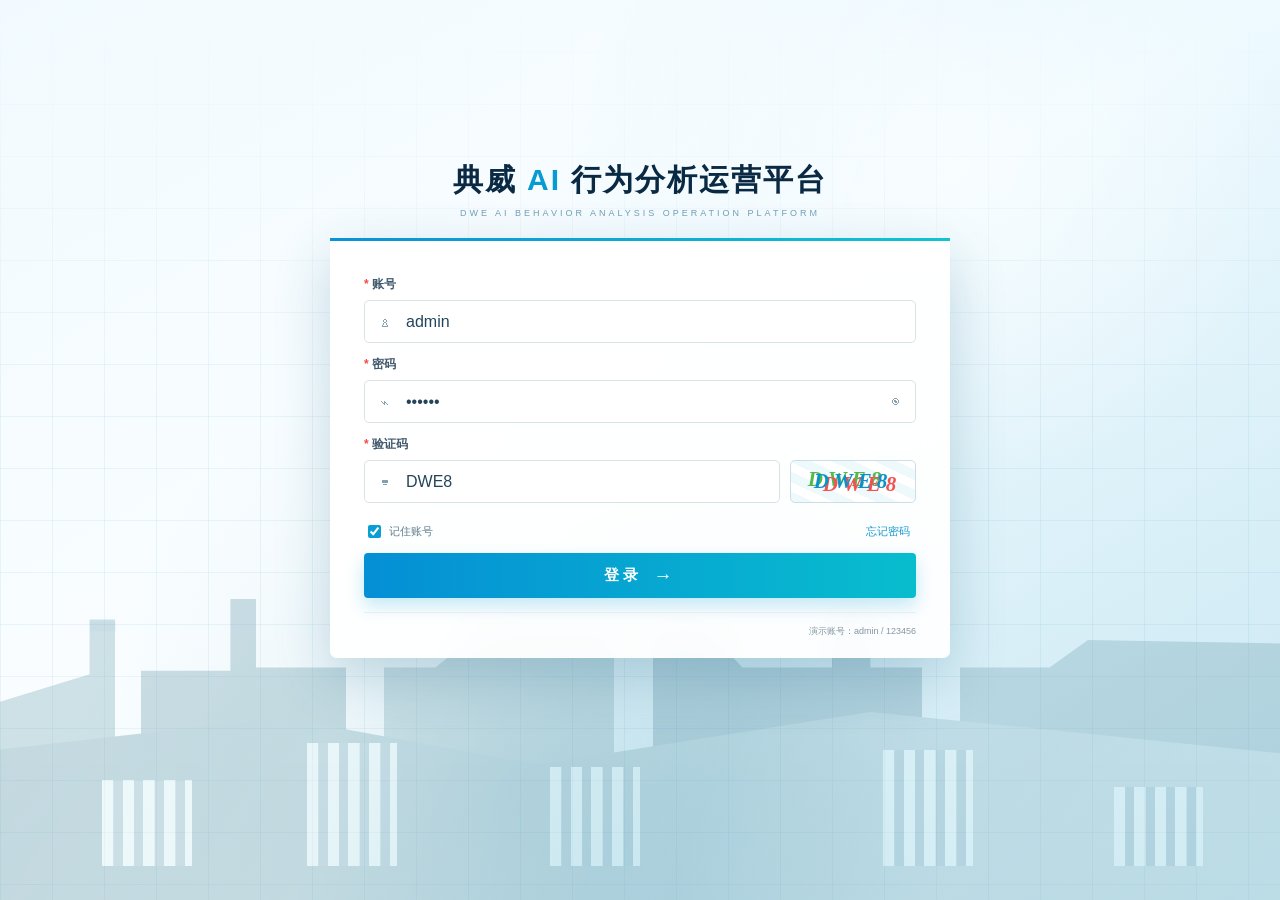
<file: DW/index.html>
<!doctype html>
<html lang="zh-CN"><head><meta charset="UTF-8"><meta http-equiv="refresh" content="0; url=登录-AI行为分析运营平台.html"><title>典威 AI 行为分析运营平台</title></head><body><a href="登录-AI行为分析运营平台.html">进入平台</a></body></html>
</file>
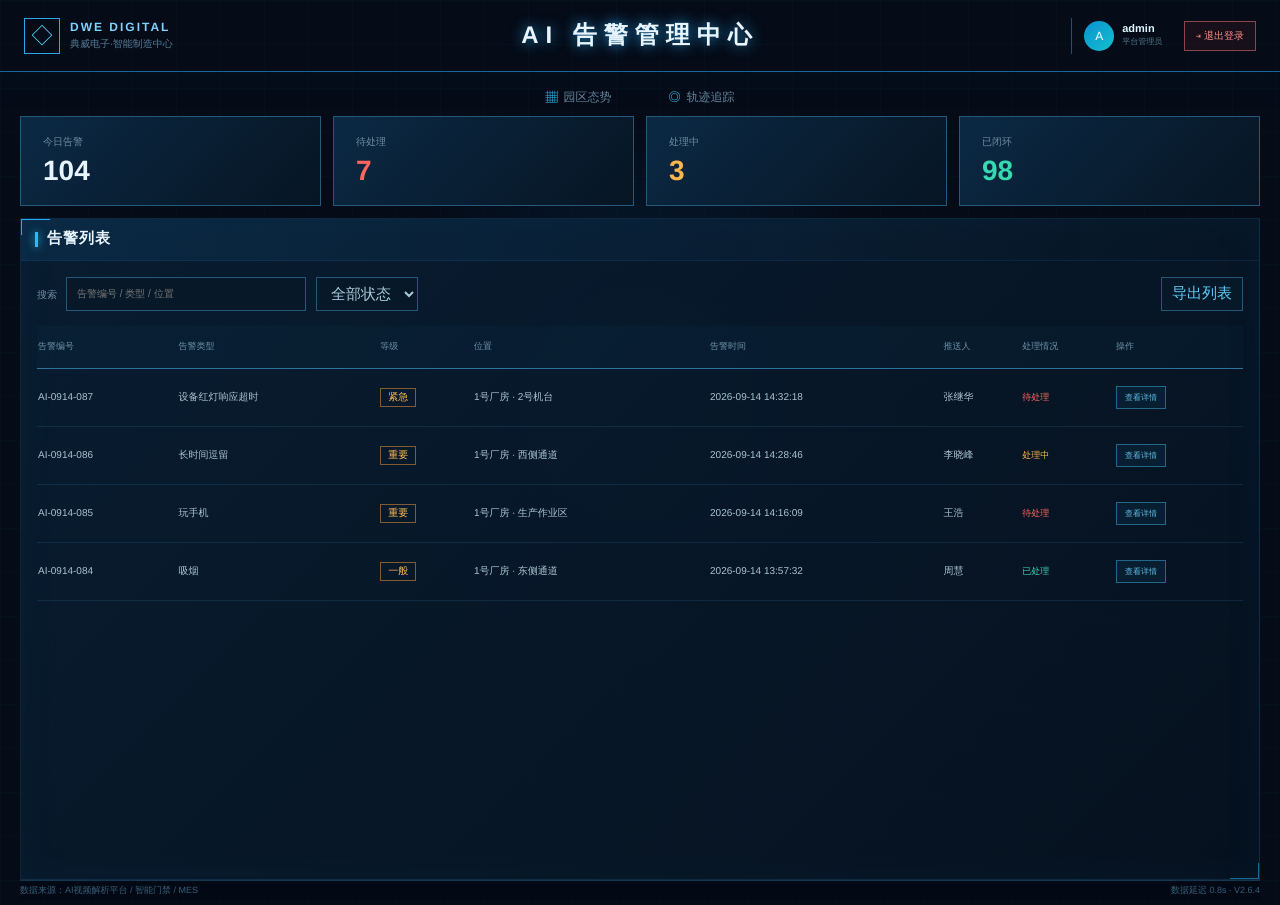
<file: DW/告警管理-告警列表.html>
<!doctype html>
<html lang="zh-CN">
<head><meta charset="UTF-8"><meta name="viewport" content="width=device-width,initial-scale=1"><title>AI告警管理中心</title><link rel="stylesheet" href="resources/css/app.css?v=20261026-33"></head>
<body data-page="alarms"><div id="app"></div><script src="data/mock-data.js"></script><script src="resources/js/app.js?v=20261026-30"></script></body>
</html>
</file>
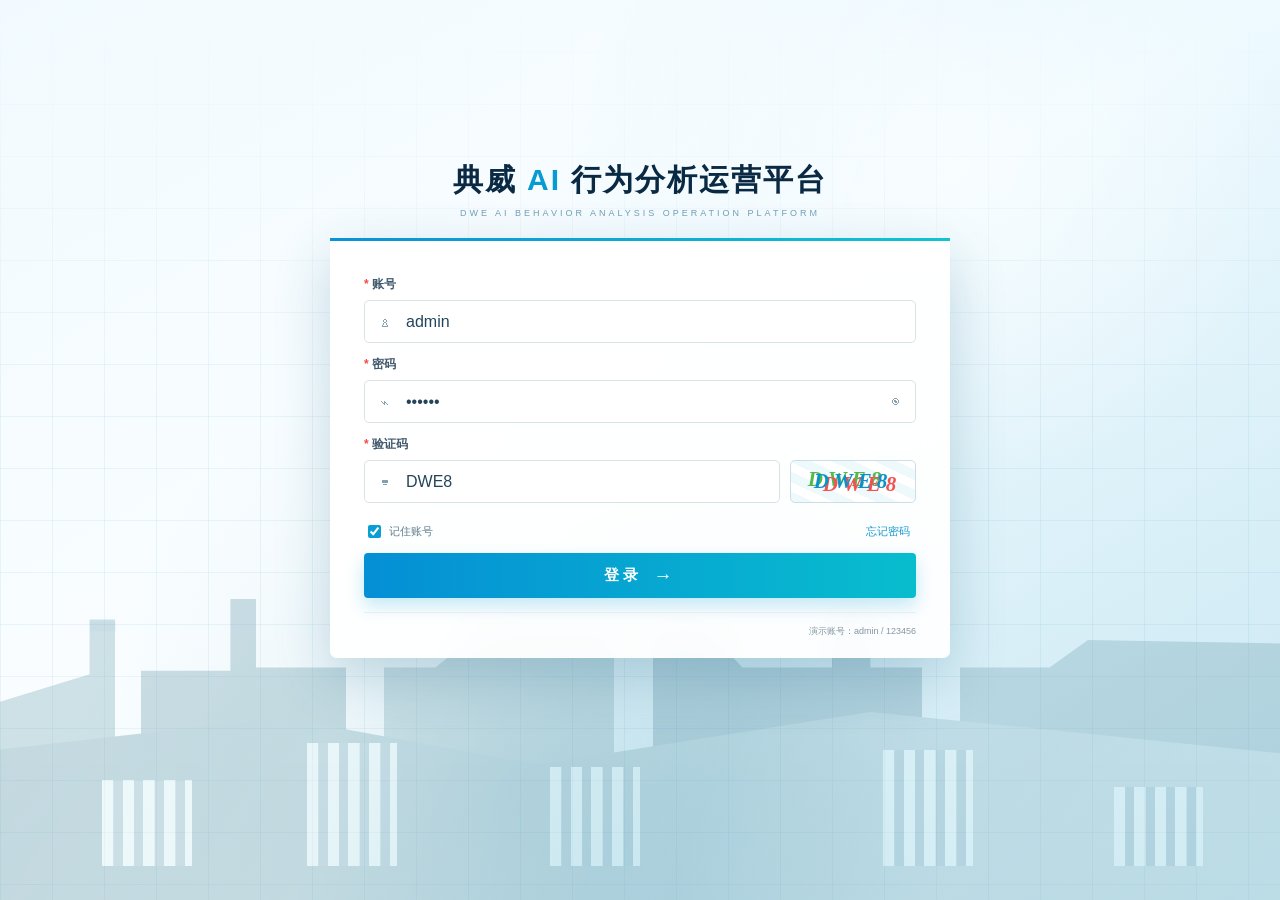
<file: DW/登录-AI行为分析运营平台.html>
<!doctype html>
<html lang="zh-CN">
<head>
  <meta charset="UTF-8">
  <meta name="viewport" content="width=device-width,initial-scale=1">
  <title>登录 - 典威 AI 行为分析运营平台</title>
  <link rel="stylesheet" href="resources/css/login.css">
</head>
<body>
  <main class="login-page">
    <div class="login-grid"></div>
    <div class="factory-silhouette" aria-hidden="true"><i></i><i></i><i></i><i></i><i></i></div>
    <section class="login-shell">
      <header>
        <h1>典威 <strong>AI</strong> 行为分析运营平台</h1>
        <small>DWE AI BEHAVIOR ANALYSIS OPERATION PLATFORM</small>
      </header>
      <form id="login-form" class="login-card">
        <label><span><em>*</em> 账号</span><div class="input-box"><i>♙</i><input id="login-user" value="admin" autocomplete="username" placeholder="请输入账号或手机号"></div></label>
        <label><span><em>*</em> 密码</span><div class="input-box"><i>⌁</i><input id="login-password" value="123456" type="password" autocomplete="current-password" placeholder="请输入6至18位密码"><button type="button" id="toggle-password" aria-label="显示密码">◉</button></div></label>
        <label><span><em>*</em> 验证码</span><div class="captcha-row"><div class="input-box"><i>⌨</i><input id="login-captcha" value="DWE8" maxlength="4" placeholder="请输入验证码"></div><button type="button" id="captcha-code" title="点击刷新验证码">DWE8</button></div></label>
        <div class="login-options"><label><input type="checkbox" checked> 记住账号</label><button type="button" id="forgot-password">忘记密码</button></div>
        <button class="login-submit" type="submit"><span>登录</span><i>→</i></button>
        <footer><em>演示账号：admin / 123456</em></footer>
      </form>
    </section>
    <div id="login-message" class="login-message" role="status"></div>
  </main>
  <script src="resources/js/login.js"></script>
</body>
</html>
</file>
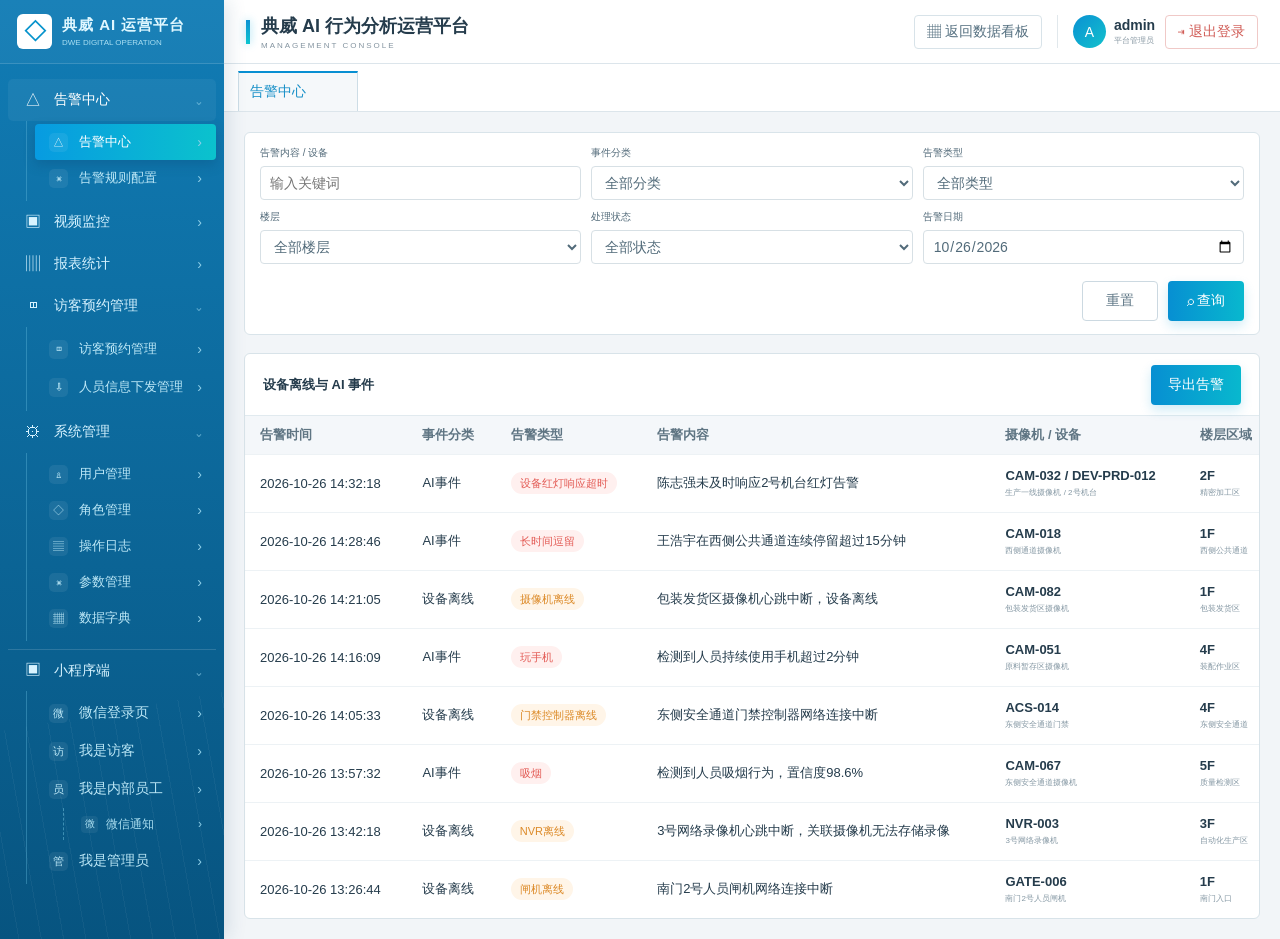
<file: DW/管理后台-运营中心.html>
<!doctype html>
<html lang="zh-CN">
<head>
  <meta charset="UTF-8">
  <meta name="viewport" content="width=device-width,initial-scale=1">
  <title>管理后台 - 典威 AI 行为分析运营平台</title>
  <link rel="stylesheet" href="resources/css/admin.css?v=20261027-11">
  <link rel="stylesheet" href="resources/css/video-monitor.css?v=20261027-06">
</head>
<body>
  <div id="admin-app"></div>
  <script src="data/mock-data.js"></script>
  <script src="resources/js/admin.js?v=20261027-20"></script>
</body>
</html>
</file>
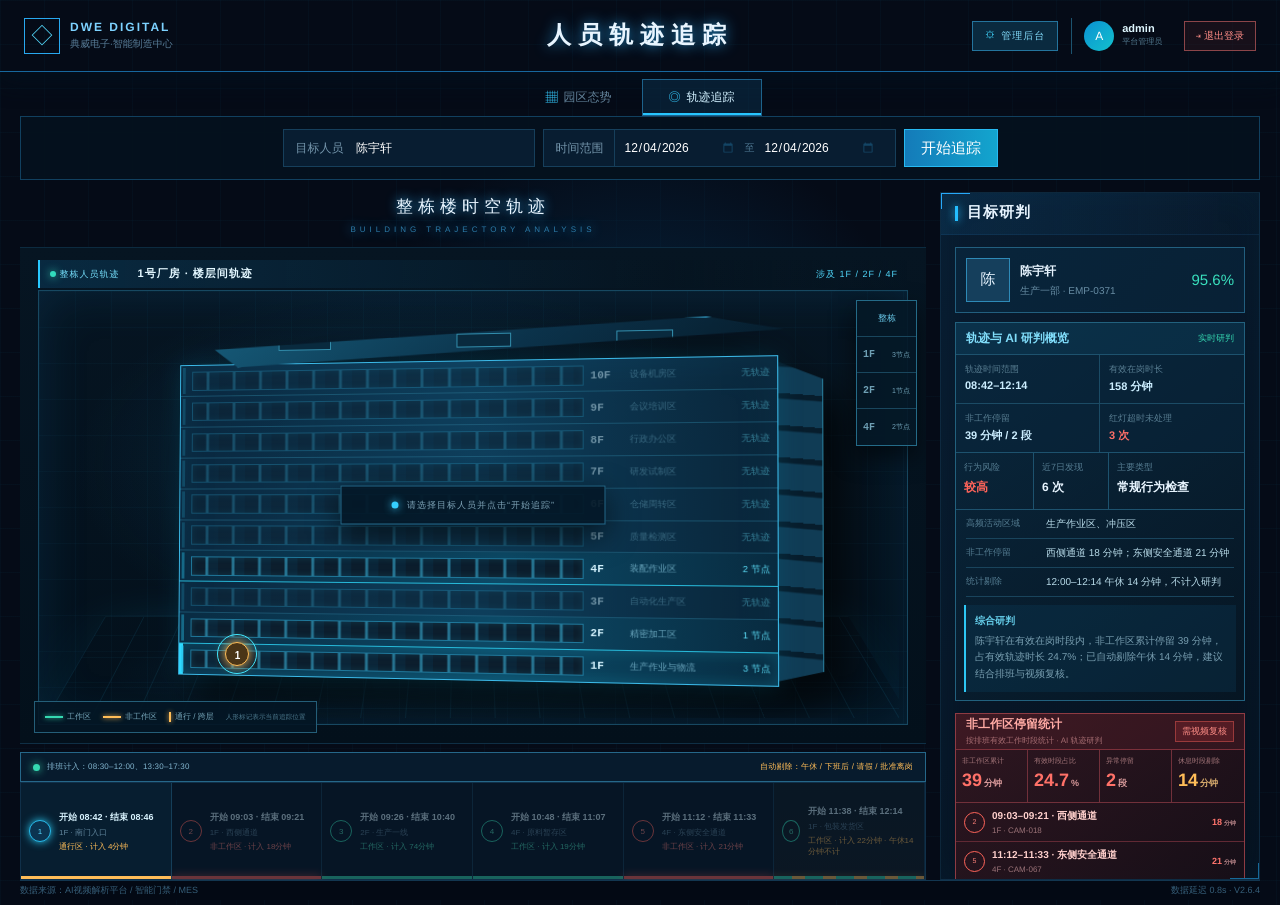
<file: DW/轨迹追踪-人员轨迹.html>
<!doctype html>
<html lang="zh-CN">
<head><meta charset="UTF-8"><meta name="viewport" content="width=device-width,initial-scale=1"><title>人员轨迹追踪</title><link rel="stylesheet" href="resources/css/app.css?v=20261026-33"></head>
<body data-page="tracking"><div id="app"></div><script src="data/mock-data.js"></script><script src="resources/js/app.js?v=20261027-01"></script></body>
</html>
</file>
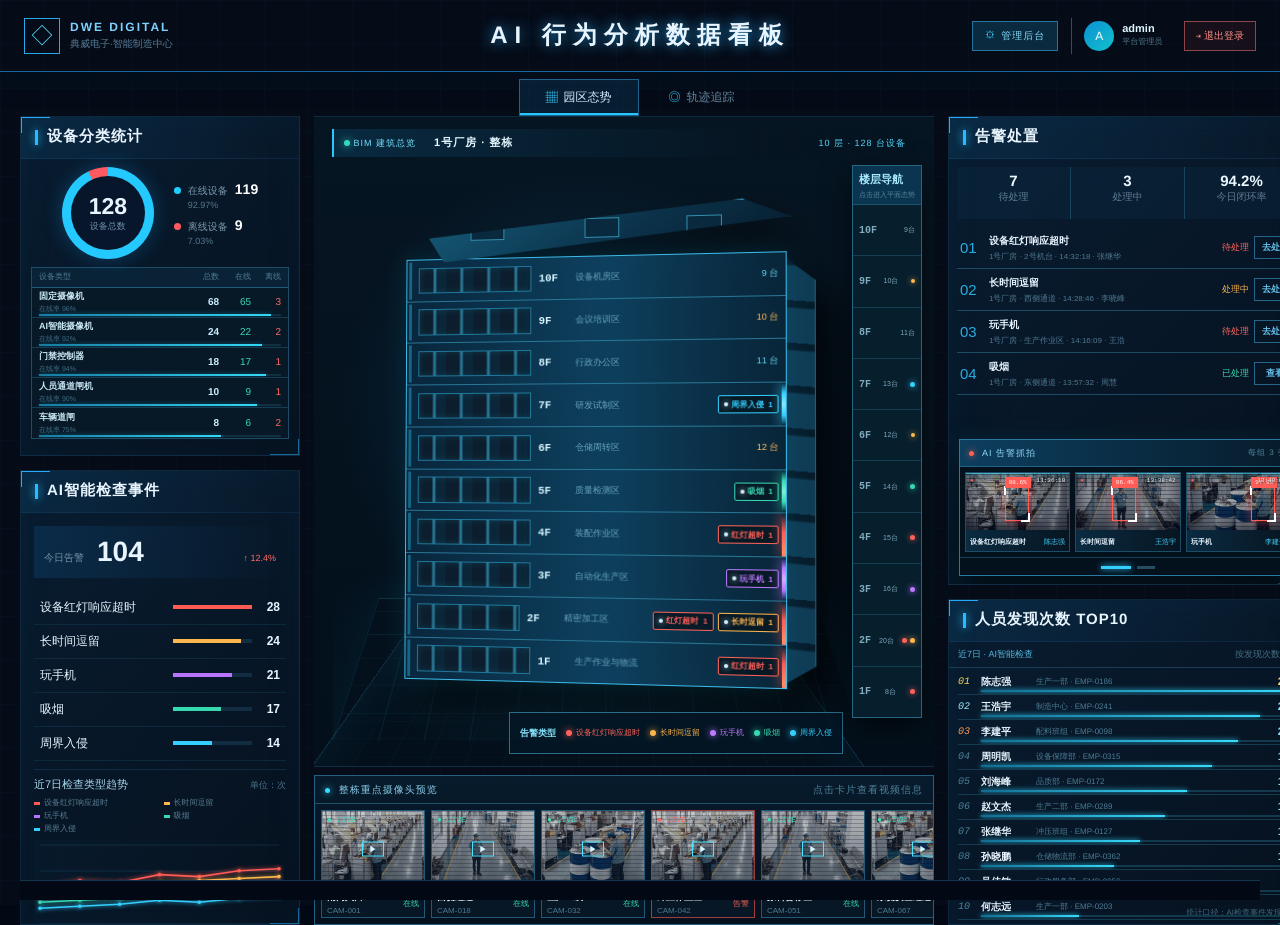
<file: DW/首页-AI行为分析数据看板.html>
<!doctype html>
<html lang="zh-CN">
<head><meta charset="UTF-8"><meta name="viewport" content="width=device-width,initial-scale=1"><title>AI行为分析数据看板</title><link rel="stylesheet" href="resources/css/app.css?v=20261026-33"></head>
<body data-page="dashboard"><div id="app"></div><script src="data/mock-data.js"></script><script src="resources/js/app.js?v=20261026-30"></script></body>
</html>
</file>
<file: DW/resources/css/app.css>
:root{--bg:#050b17;--panel:#08182b;--line:#164568;--blue:#18a8ff;--cyan:#42e8ff;--text:#e8f5ff;--muted:#7191ad;--red:#ff584d;--amber:#ffb64c;--green:#32d8ae}
*{box-sizing:border-box}html,body{margin:0;min-height:100%;background:#030914;color:var(--text);font:14px "PingFang SC","Microsoft YaHei",sans-serif}button,input,select{font:inherit}button,a{color:inherit}body{min-width:1280px;background:radial-gradient(circle at 50% 45%,#062743 0,transparent 35%),linear-gradient(#0d39581c 1px,transparent 1px),linear-gradient(90deg,#0d39581c 1px,transparent 1px),var(--bg);background-size:auto,44px 44px,44px 44px,auto}
.topbar{height:72px;padding:0 24px;display:grid;grid-template-columns:1fr 1.4fr 1fr;align-items:center;border-bottom:1px solid #17679d;box-shadow:0 8px 25px #03101d}.brand{display:flex;align-items:center;gap:10px}.brand>span{width:36px;height:36px;display:grid;place-items:center;border:1px solid #28a8ef;color:#55dcff;font-size:22px}.brand b,.brand small{display:block}.brand b{font-size:12px;letter-spacing:2px;color:#7dd2ff}.brand small{font-size:10px;color:#587c97;margin-top:3px}.topbar h1{text-align:center;margin:0;font-size:24px;font-weight:600;letter-spacing:7px;text-shadow:0 0 14px #208fce}.clock{display:flex;justify-content:flex-end;align-items:center;gap:20px;color:#6b8da5;font-size:11px}.clock i{display:inline-block;width:6px;height:6px;border-radius:50%;background:#35e4b7;box-shadow:0 0 8px #35e4b7;margin-right:5px}.clock b{font:15px monospace;color:#c1ebff}
.nav{height:44px;display:flex;justify-content:center;align-items:end;gap:3px}.nav a{text-decoration:none;padding:9px 26px;color:#63839a;font-size:12px;border:1px solid transparent}.nav a.active{color:#d2f1ff;background:#0d3a5a66;border-color:#1d628b;box-shadow:inset 0 -2px #27c5ff}.nav span{color:#35ccff;margin-right:6px}#page-content{padding:0 20px 25px;min-height:calc(100vh - 136px)}.app-footer{height:20px;position:fixed;z-index:10;bottom:0;left:20px;right:20px;display:flex;justify-content:space-between;align-items:center;background:#030914;color:#365e78;font-size:9px;border-top:1px solid #123650}
.dashboard{height:calc(100vh - 136px);min-height:690px;display:grid;grid-template-columns:280px minmax(620px,1fr) 360px;gap:14px}.dashboard>aside{display:grid;grid-template-rows:42% 1fr;gap:14px}.panel{position:relative;min-height:0;background:linear-gradient(135deg,#091d32f2,#06111ff0);border:1px solid #1c527552;box-shadow:inset 0 0 30px #0636542b;overflow:hidden}.panel:before,.panel:after{content:"";position:absolute;width:28px;height:15px;pointer-events:none}.panel:before{left:-1px;top:-1px;border-left:2px solid #27a9fa;border-top:2px solid #27a9fa}.panel:after{right:-1px;bottom:-1px;border-right:2px solid #176999;border-bottom:2px solid #176999}.panel-title{height:42px;display:flex;align-items:center;padding:0 14px;background:linear-gradient(90deg,#146fac26,transparent);border-bottom:1px solid #236ca82b;letter-spacing:1px}.panel-title i{width:3px;height:15px;background:#24bdff;box-shadow:0 0 8px #24bdff;margin-right:9px}
.device-box{height:47%;display:flex;justify-content:center;align-items:center;gap:24px}.donut{width:112px;height:112px;border-radius:50%;display:grid;place-items:center;background:conic-gradient(#24c9ff 0 92.97%,#ff5961 92.97%);position:relative;box-shadow:0 0 20px #18a8ff44}.donut:before{content:"";position:absolute;inset:10px;border-radius:50%;background:#07162a}.donut div{position:relative;text-align:center}.donut b{font-size:27px}.donut small{display:block;color:#6d91aa;font-size:9px}.device-info span{display:block;color:#7897aa;font-size:10px;margin:16px 0}.device-info i{display:inline-block;width:7px;height:7px;border-radius:50%;margin-right:7px}.online{background:#20cfff}.offline{background:#ff5961}.device-info b{display:block;color:#fff;font-size:18px;margin-left:14px}.device-info em{font-size:9px;color:#54768d;font-style:normal;margin-left:14px}.mini-stats{display:grid;grid-template-columns:repeat(3,1fr);border-top:1px solid #255c7d55;border-bottom:1px solid #255c7d55;margin:0 13px;padding:12px 0}.mini-stats span{text-align:center;font-size:9px;color:#64859b;border-right:1px solid #214f6c}.mini-stats span:last-child{border:0}.mini-stats b{display:block;color:#e3f6ff;font-size:17px}
.total{margin:13px;padding:10px;background:linear-gradient(90deg,#176daf33,transparent);display:flex;align-items:baseline}.total span{font-size:10px;color:#7693a8}.total b{font-size:28px;margin-left:13px}.total em{font-size:9px;font-style:normal;color:#ff6d63;margin-left:auto}.event-bars{padding:0 13px}.event-bars button{height:40px;width:100%;display:grid;grid-template-columns:1fr 33% 28px;align-items:center;border:0;border-bottom:1px solid #23567544;background:transparent;cursor:pointer}.event-bars span{font-size:10px;text-align:left}.event-bars i{height:4px;background:#122c41}.event-bars i b{height:100%;display:block}.event-bars strong{text-align:right}.spark-bars{height:62px;margin:12px 13px;display:flex;gap:7px;align-items:flex-end;border-bottom:1px solid #21506d;background:repeating-linear-gradient(0deg,#1f6a971c 0 1px,transparent 1px 15px)}.spark-bars i{flex:1;background:linear-gradient(#36d6ff,#1460a2)}
.weekly-trend{margin:8px 13px 0;padding-top:7px;border-top:1px solid #24567555}.weekly-trend>header{display:flex;justify-content:space-between;align-items:center;height:18px}.weekly-trend>header b{font-size:9px;font-weight:500;color:#a6d5e9}.weekly-trend>header em{font-size:7px;font-style:normal;color:#4c748a}.trend-legend{display:grid;grid-template-columns:repeat(2,1fr);gap:3px 7px;margin:3px 0 5px;color:#587d91;font-size:7px}.trend-legend span{white-space:nowrap;overflow:hidden;text-overflow:ellipsis}.trend-legend i{display:inline-block;width:6px;height:3px;margin-right:4px}.trend-chart{height:70px;display:grid;grid-template-columns:repeat(7,1fr);gap:4px;align-items:end;border-bottom:1px solid #275b79;background:repeating-linear-gradient(0deg,transparent 0 16px,#1c5c7c28 17px)}.trend-day{height:100%;display:flex;flex-direction:column;justify-content:flex-end;align-items:center}.trend-day>span{width:100%;height:52px;display:flex;align-items:flex-end;justify-content:center;gap:2px}.trend-day>span i{width:3px;min-height:2px;box-shadow:0 0 4px currentColor;transition:.2s}.trend-day>span i:hover{filter:brightness(1.5);transform:scaleX(1.5)}.trend-day small{height:14px;padding-top:3px;color:#416b82;font:6px monospace;white-space:nowrap}
.trend-canvas{display:block;width:100%;height:100px;border-bottom:1px solid #275b79;background:linear-gradient(90deg,#0a2f481f,transparent)}
.center{display:flex;flex-direction:column;min-width:0}.section-heading{text-align:center;height:55px;font-size:17px;letter-spacing:5px;padding-top:4px;text-shadow:0 0 12px #28a8ef}.section-heading small{display:block;color:#2d7ba9;font-size:8px;letter-spacing:4px;margin-top:6px}.map{position:relative;flex:1;overflow:hidden;border-top:1px solid #3494d133;border-bottom:1px solid #3494d133;background:radial-gradient(ellipse at 50% 55%,#0e5d9052,transparent 52%),repeating-linear-gradient(0deg,transparent 0 35px,#1a74ad14 36px),repeating-linear-gradient(90deg,transparent 0 35px,#1a74ad14 36px)}.map:before{content:"";position:absolute;inset:12% 8% 7%;border:1px solid #2ea5e139;transform:skewY(-4deg);box-shadow:inset 0 0 50px #1476b42e}.building{position:absolute;padding:11px 13px;border:1px solid #33aae56b;background:linear-gradient(135deg,#0e466dcc,#071f35d9);box-shadow:9px 13px #030e1cb8;transform:skewY(-7deg)}.building b,.building small{display:block;transform:skewY(7deg)}.building b{font-size:11px;color:#8ccbe9}.building small{font-size:8px;color:#456f89;margin-top:3px}.b1{left:13%;top:43%;width:24%;height:19%}.b2{left:63%;top:22%;width:20%;height:18%}.b3{left:43%;top:55%;width:25%;height:21%}.b4{left:70%;top:60%;width:20%;height:17%}.beacon{position:absolute;z-index:3;width:27px;height:27px;margin:-13px;border-radius:50%;border:1px solid currentColor;background:#071523;color:#fff;box-shadow:0 0 18px currentColor;cursor:pointer}.beacon.red{color:#ff6259}.beacon.amber{color:#ffb74c}.beacon.cyan{color:#36dfff}.map-label{position:absolute;left:39%;top:35%;padding:12px 22px;border-left:2px solid #23c5fb;background:linear-gradient(90deg,#0c68a059,transparent)}.map-label b,.map-label small{display:block}.map-label small{font-size:8px;color:#4e92ba;margin-top:4px}.kpis{height:78px;display:grid;grid-template-columns:repeat(4,1fr);border:1px solid #2979ad40}.kpis span{padding:13px 15px;border-right:1px solid #174d70;background:#071b2ce6}.kpis small{display:block;color:#63849b;font-size:9px}.kpis b{font-size:23px;margin-top:4px;display:inline-block}.kpis em{font-style:normal;color:#4d819e;font-size:9px;margin-left:4px}
.top-kpis{height:70px;flex:none;margin-bottom:8px;border-color:#267aa64f}.top-kpis span{padding:10px 15px;background:linear-gradient(180deg,#0a2941,#071725)}.camera-strip{height:112px;flex:none;margin-top:8px;border:1px solid #226184;background:linear-gradient(180deg,#071b2c,#04101c);overflow:hidden}.camera-strip>header{height:25px;display:flex;align-items:center;justify-content:space-between;padding:0 10px;border-bottom:1px solid #1e506e;color:#88cce7;font-size:8px;letter-spacing:1px}.camera-strip>header span i{display:inline-block;width:5px;height:5px;margin-right:5px;border-radius:50%;background:#35dcff;box-shadow:0 0 7px #35dcff}.camera-strip>header em{font-style:normal;color:#4e8198}.camera-grid{height:86px;display:grid;grid-template-columns:repeat(8,minmax(92px,1fr));gap:5px;padding:5px;overflow-x:auto;overflow-y:hidden}.camera-grid::-webkit-scrollbar{height:3px}.camera-grid::-webkit-scrollbar-thumb{background:#17698f}.camera-tile{height:76px;min-width:0;padding:0;border:1px solid #215777;background:#071725;text-align:left;overflow:hidden;cursor:pointer}.camera-tile:hover{border-color:#39cffb;box-shadow:0 0 10px #2dc9f64d}.camera-thumb{height:49px;position:relative;background-image:linear-gradient(#03121d24,#03121d65),url("../../images/alarms/alarm-scenes.png");background-size:300% auto;background-repeat:no-repeat;overflow:hidden}.camera-thumb:after{content:"";position:absolute;inset:0;background:repeating-linear-gradient(0deg,transparent 0 3px,#0017 4px)}.camera-thumb>span{position:absolute;z-index:2;left:4px;top:3px;color:#39e0bc;font:6px monospace}.camera-thumb>i{position:absolute;z-index:2;left:50%;top:50%;width:17px;height:12px;transform:translate(-50%,-50%);border:1px solid #4ae4ff}.camera-thumb>em{position:absolute;z-index:3;left:50%;top:50%;transform:translate(-50%,-50%);font-style:normal;font-size:6px;color:#d5f7ff}.camera-tile>footer{height:27px;display:flex;align-items:center;justify-content:space-between;padding:2px 4px;background:#071725}.camera-tile>footer span{min-width:0}.camera-tile>footer b,.camera-tile>footer small{display:block;overflow:hidden;white-space:nowrap;text-overflow:ellipsis}.camera-tile>footer b{font-size:7px}.camera-tile>footer small{font-size:6px;color:#4e788f;margin-top:2px}.camera-tile>footer>i{font-style:normal;font-size:6px;color:#35d7b0}.camera-tile.alarm{border-color:#9d3d3d}.camera-tile.alarm .camera-thumb>span,.camera-tile.alarm>footer>i{color:#ff6259}.camera-tile.offline{filter:grayscale(.7);opacity:.62}.camera-tile.offline .camera-thumb>span,.camera-tile.offline>footer>i{color:#86949c}
.alarm-list{height:calc(100% - 78px)}.alarm-row{width:100%;height:25%;min-height:72px;display:grid;grid-template-columns:47px 1fr auto 8px;gap:8px;align-items:center;text-align:left;border:0;border-bottom:1px solid #27699226;background:transparent;cursor:pointer;padding:7px 10px}.alarm-row:hover{background:#1880bd18}.alarm-icon{width:43px;height:43px;display:grid;place-items:center;border:1px solid #ff665c;color:#ff665c;background:#ff51441a}.alarm-icon.重要{border-color:#ffb64c;color:#ffb64c}.alarm-icon.一般{border-color:#37d9b1;color:#37d9b1}.alarm-row b,.alarm-row small,.alarm-row em{display:block}.alarm-row b{font-size:10px}.alarm-row small{font-size:8px;color:#7495a9;margin-top:6px}.alarm-row em{font-style:normal;font-size:8px;color:#4e6d80;margin-top:3px}.status{font-size:9px;white-space:nowrap}.status.待处理{color:#ff665d}.status.处理中{color:#ffb64c}.status.已处理{color:#37d9b1}.more{position:absolute;bottom:0;left:0;right:0;height:35px;display:grid;place-items:center;text-decoration:none;color:#5c95b4;font-size:9px;border-top:1px solid #25638938}.todo-summary{height:62px;margin:10px;display:grid;grid-template-columns:repeat(3,1fr);background:#0f406129}.todo-summary span{text-align:center;font-size:8px;color:#607f93;padding-top:8px;border-right:1px solid #17445f}.todo-summary b{display:block;font-size:17px;color:#eaf8ff}.todo{height:48px;margin:0 10px;display:grid;grid-template-columns:28px 1fr auto;align-items:center;border-bottom:1px solid #25658c36}.todo>i{font-style:normal;color:#2a87b8}.todo b,.todo small{display:block}.todo b{font-size:9px}.todo small{font-size:8px;color:#54768b;margin-top:4px}.todo button,.detail-link{border:1px solid #24658a;background:#1668971f;color:#62bee8;font-size:8px;padding:5px 8px;cursor:pointer}
.tracking-page,.alarms-page{height:calc(100vh - 136px);min-height:690px}.searchbar{height:64px;margin-bottom:12px;display:flex;justify-content:center;align-items:center;gap:8px;border:1px solid #299ad65a;background:#05111ef5}.searchbar label{height:38px;display:flex;align-items:center;padding-left:12px;color:#7394aa;font-size:10px;background:#081d31;border:1px solid #163f5b}.searchbar input{width:180px;margin-left:10px;background:transparent;border:0;outline:0;color:#fff}.searchbar .date-range-query{padding-right:10px}.searchbar .date-range-inputs{height:100%;margin-left:10px;display:flex;align-items:center;border-left:1px solid #163f5b}.searchbar .date-range-inputs input{width:130px;height:100%;margin:0;padding:0 9px;color-scheme:dark}.searchbar .date-range-inputs i{color:#4f7892;font-style:normal;font-size:10px}.searchbar input[type="date"]::-webkit-calendar-picker-indicator{cursor:pointer;filter:invert(78%) sepia(38%) saturate(877%) hue-rotate(160deg)}.searchbar button{height:38px;border:1px dashed #2c6383;background:#1243632e;color:#6aadd1;padding:0 16px;cursor:pointer}.searchbar .primary{border-style:solid;border-color:#27baf2;background:linear-gradient(90deg,#147bb9,#13a5ce);color:#fff}.tracking-grid{height:calc(100% - 76px);display:grid;grid-template-columns:1fr 320px;gap:14px}.track-main{display:flex;flex-direction:column}.tracking-map{min-height:480px}.track-point{position:absolute;z-index:5;width:24px;height:24px;margin:-12px;border:1px solid #43ddff;border-radius:50%;background:#07263d;box-shadow:0 0 12px #1db8e6;cursor:pointer}.track-point>b{font-size:9px}.track-point span{display:none;position:absolute;left:16px;top:-8px;white-space:nowrap;text-align:left;padding:5px 8px;background:#051828f2;border-left:2px solid #38d7fb;color:#8fcbe5;font-size:8px}.track-point:hover span{display:block}.route{position:absolute;z-index:4;height:3px;background:#38dfff;box-shadow:0 0 8px #26c9ef;transform-origin:left}.route-a{left:10%;top:78%;width:25%;transform:rotate(-24deg)}.route-b{left:27%;top:60%;width:18%;transform:rotate(9deg)}.route-c{left:44%;top:66%;width:22%;transform:rotate(-38deg)}.route-d{left:57%;top:40%;width:21%;transform:rotate(17deg)}.route-e{left:76%;top:50%;width:19%;transform:rotate(-47deg)}.timeline{height:92px;display:flex;border:1px solid #2e7fb240;background:#061525}.timeline-item{flex:1;min-width:0;border:0;border-right:1px solid #153e59;background:transparent;display:flex;align-items:center;gap:8px;padding:9px;cursor:pointer}.timeline-item>i{font-style:normal;width:22px;height:22px;border:1px solid #28b9ea;border-radius:50%;display:grid;place-items:center;color:#58d8ff;font-size:8px}.timeline-item span{text-align:left}.timeline-item b,.timeline-item small,.timeline-item em{display:block}.timeline-item b{font-size:10px}.timeline-item small,.timeline-item em{font-size:8px;color:#5f839a;margin-top:3px;font-style:normal}.person-panel{height:100%}.person-card{margin:18px;padding:14px;display:flex;align-items:center;gap:10px;background:#0e476a34;border:1px solid #225f7f}.avatar{width:44px;height:44px;display:grid;place-items:center;background:#153f5c;border:1px solid #2e8ab7}.person-card span{flex:1}.person-card b,.person-card small{display:block}.person-card small{font-size:8px;color:#678ca3;margin-top:4px}.person-card em{font-style:normal;color:#39dfbd}.person-panel dl{margin:0 18px}.person-panel dl div{padding:12px 0;border-bottom:1px solid #265f8140}.person-panel dt{font-size:9px;color:#65869b}.person-panel dd{margin:5px 0 0;font-size:11px}.analysis{margin:20px 18px;padding:14px;background:#1050742b;border-left:2px solid #2dc7f4;color:#82a3b7;font-size:10px;line-height:1.8}
.alarm-kpis{height:90px;display:grid;grid-template-columns:repeat(4,1fr);gap:12px;margin-bottom:12px}.alarm-kpis span{padding:18px 22px;border:1px solid #22597d;background:linear-gradient(135deg,#0b2944,#071523)}.alarm-kpis small,.alarm-kpis b{display:block}.alarm-kpis small{color:#6d8ca1;font-size:10px}.alarm-kpis b{font-size:28px;margin-top:6px}.red-text{color:#ff665d}.amber-text{color:#ffb64c}.green-text{color:#37d9b1}.alarm-table{height:calc(100% - 102px)}.table-tools{height:65px;display:flex;align-items:center;gap:10px;padding:0 16px}.table-tools label{color:#6d8ca1;font-size:10px}.table-tools input,.table-tools select,.table-tools button{height:34px;border:1px solid #245779;background:#071929;color:#a9cadb;padding:0 10px}.table-tools input{width:240px;margin-left:9px}.table-tools button{margin-left:auto;cursor:pointer;color:#5dccf6}.alarm-table table{width:calc(100% - 32px);margin:0 16px;border-collapse:collapse}.alarm-table th{height:42px;text-align:left;color:#6d91a8;background:#0d365326;font-size:9px;font-weight:500;border-bottom:1px solid #2c739d}.alarm-table td{height:58px;border-bottom:1px solid #22577852;font-size:10px;color:#a9c3d1}.tag{border:1px solid #805c30;color:#ffbc55;padding:3px 7px}
.modal-wrap{position:fixed;z-index:99;inset:0;display:grid;place-items:center;background:#01060dd9;backdrop-filter:blur(4px)}.modal{width:860px;background:linear-gradient(135deg,#0b2138,#06121f);border:1px solid #2779a8;box-shadow:0 0 50px #005e9859;position:relative}.modal>.close{position:absolute;right:12px;top:10px;border:0;background:transparent;color:#78a4ba;font-size:24px;cursor:pointer}.modal>header{padding:18px 24px;border-bottom:1px solid #1b4a68}.modal header>span{color:#52c9f5;font-size:9px;letter-spacing:3px}.modal h2{margin:7px 0 4px;font-size:20px}.modal header small{color:#5c7b90}.modal>main{padding:20px 24px;display:grid;grid-template-columns:1.4fr 1fr;gap:20px}.video{height:300px;position:relative;overflow:hidden;background:linear-gradient(145deg,#162a35,#050a0e);border:1px solid #27536a}.video .machine{position:absolute;left:45px;right:45px;bottom:45px;height:120px;border:1px solid #496871;background:#13272f}.video .target{position:absolute;left:55%;top:30%;width:50px;height:120px;border:1px solid #ff5c54;color:#ff5c54;font-size:8px}.video>button{position:absolute;left:50%;top:50%;transform:translate(-50%,-50%);width:50px;height:50px;border-radius:50%;border:1px solid #55ccef;background:#0a2a3dbd;color:#6fe0ff}.video>span{position:absolute;left:10px;top:10px;font-size:9px}.detail h3{font-size:11px;color:#73c8ef;border-left:2px solid #2ac9fa;padding-left:7px}.detail p{border-bottom:1px solid #22516e;padding:9px 0;font-size:10px}.detail p i{display:inline-block;width:90px;font-style:normal;color:#68879b}.detail article{padding:12px;background:#0f527834;color:#7f9fb2;line-height:1.8;font-size:10px}.modal>footer{height:58px;display:flex;justify-content:flex-end;align-items:center;padding:0 24px;border-top:1px solid #17425e}.complete{height:34px;border:1px solid #29baf2;background:linear-gradient(90deg,#147bb9,#13a5ce);padding:0 17px;color:#fff;cursor:pointer}.toast{position:fixed;z-index:120;top:85px;left:50%;transform:translateX(-50%);padding:11px 18px;background:#0b2a3d;border:1px solid #278eb5;box-shadow:0 8px 30px #0008;color:#b9ecff;font-size:11px}

/* 由洋乌建筑 DWG 提取的一层厂房结构与摄像头交互层 */
.factory-cad-map{background:radial-gradient(ellipse at 48% 48%,#0b5b8a58,transparent 60%),linear-gradient(#071425d9,#030a13f2);isolation:isolate}.factory-cad-map:before{inset:42px 20px 18px;transform:none;border-color:#2497d234;background:linear-gradient(135deg,#0b395133,transparent 60%)}.cad-toolbar{position:absolute;z-index:3;left:18px;right:18px;top:12px;height:28px;display:flex;align-items:center;gap:18px;padding:0 10px;background:linear-gradient(90deg,#0a2d45df,#06152199 72%,transparent);border-left:2px solid #28c8ff;color:#6196b3;font-size:9px;letter-spacing:1px}.cad-toolbar span i{display:inline-block;width:6px;height:6px;border-radius:50%;background:#32dbbd;box-shadow:0 0 8px #32dbbd}.cad-toolbar b{color:#d3f3ff;font-size:11px}.cad-toolbar em{margin-left:auto;font-style:normal;color:#3abfec}.factory-plan-sim{position:absolute;z-index:1;left:5%;right:5%;top:13%;bottom:9%;border:2px solid #278ec1;background:linear-gradient(#0b3a5747,#061523b5);box-shadow:inset 0 0 45px #128bc131,0 0 22px #0f6fa32b}.factory-plan-sim:before,.factory-plan-sim:after{content:"";position:absolute;pointer-events:none}.factory-plan-sim:before{inset:0;background:repeating-linear-gradient(90deg,transparent 0 calc(12.5% - 1px),#1b6b9438 calc(12.5% - 1px) 12.5%),repeating-linear-gradient(0deg,transparent 0 calc(20% - 1px),#1b6b9433 calc(20% - 1px) 20%)}.factory-plan-sim:after{left:26%;top:0;bottom:0;border-left:3px double #2e8bb5}.plan-axis{position:absolute;color:#34789b;font:8px monospace;letter-spacing:8px}.axis-x{left:3%;right:3%;top:-15px;text-align:center}.axis-y{left:-17px;top:8%;bottom:8%;display:flex;flex-direction:column;justify-content:space-between;line-height:3.4}.plan-room{position:absolute;border:1px solid #2d87b1;background:#0d3e5a48;color:#6cb7d6;box-shadow:inset 0 0 16px #0c6d9930}.plan-room>b{position:absolute;left:7px;top:6px;font-size:9px;color:#9bdcf4}.room-life{left:1.5%;top:3%;width:22%;height:34%;display:grid;grid-template-columns:1fr 1fr;padding:27px 6px 6px;gap:4px}.room-life span,.room-pack span{display:grid;place-items:center;border:1px solid #245f7e;font-size:7px;background:#071a29}.room-production{left:29%;top:7%;right:29%;bottom:16%}.room-production small{position:relative;z-index:2;display:inline-block;margin:55px 7% 0;color:#5189a4}.machine-lines{position:absolute;left:8%;right:8%;top:32%;bottom:18%;display:flex;gap:6%}.machine-lines i{flex:1;border:1px solid #2c9bc4;background:repeating-linear-gradient(0deg,#0c3047 0 8px,#287aa14d 9px 11px);transform:skewY(-4deg);box-shadow:4px 5px #020c14}.room-material{right:2%;top:4%;width:24%;height:41%;padding:32px 8px 8px;display:grid;grid-template-columns:1fr 1fr;gap:5px}.room-material i{border:1px solid #2b708f;background:repeating-linear-gradient(0deg,#0a2b40 0 8px,#2c76943d 9px 11px)}.room-pack{right:2%;bottom:4%;width:24%;height:39%;display:grid;grid-template-columns:1fr 1fr 1fr;padding:32px 7px 7px;gap:4px}.main-passage{position:absolute;left:2%;right:2%;bottom:4%;height:9%;display:grid;place-items:center;border-top:1px dashed #39a7cf;border-bottom:1px dashed #39a7cf;color:#347897;font-size:8px;letter-spacing:7px}.north-mark{position:absolute;right:27%;top:4%;color:#52c9f5;text-align:center;font:9px monospace}.camera-point{position:absolute;z-index:5;width:30px;height:30px;margin:-15px;border:1px solid #2bdcff;border-radius:50%;background:#061b2b;box-shadow:0 0 0 5px #19c9f51b,0 0 18px #20d4ff;cursor:pointer}.camera-point:before{content:"";position:absolute;left:8px;top:9px;width:10px;height:7px;border:1px solid currentColor;border-radius:2px}.camera-point:after{content:"";position:absolute;left:18px;top:11px;border-left:5px solid currentColor;border-top:3px solid transparent;border-bottom:3px solid transparent}.camera-point>i{position:absolute;inset:-7px;border:1px solid currentColor;border-radius:50%;opacity:.55;animation:cameraPulse 2s infinite}.camera-point>span{display:none;position:absolute;left:24px;top:-12px;min-width:112px;padding:7px 9px;text-align:left;white-space:nowrap;background:#061927f2;border:1px solid #25759b;border-left:2px solid currentColor;box-shadow:0 8px 22px #000a}.camera-point:hover{z-index:8;transform:scale(1.1)}.camera-point:hover>span{display:block}.camera-point span b,.camera-point span small{display:block}.camera-point span b{font-size:9px;color:#dcf7ff}.camera-point span small{font-size:8px;color:#638ba1;margin-top:3px}.camera-point.online{color:#35dcff}.camera-point.alarm{color:#ff6259;border-color:#ff6259;box-shadow:0 0 0 5px #ff55451d,0 0 22px #ff443d}.camera-point.offline{color:#738594;border-color:#617583;box-shadow:none}.camera-legend{position:absolute;z-index:4;right:20px;bottom:18px;display:flex;align-items:center;gap:12px;padding:7px 10px;background:#041521e8;border:1px solid #184766;color:#668ba0;font-size:8px}.camera-legend span i{display:inline-block;width:6px;height:6px;border-radius:50%;margin-right:4px}.camera-legend i.online{background:#35dcff}.camera-legend i.alarm{background:#ff6259}.camera-legend i.offline{background:#738594}.camera-legend small{padding-left:10px;border-left:1px solid #214a61;color:#35b8e9}@keyframes cameraPulse{0%,100%{transform:scale(.8);opacity:.7}70%{transform:scale(1.25);opacity:0}}
.camera-modal{width:940px}.camera-modal>main{grid-template-columns:1.65fr 1fr}.camera-feed{height:360px;position:relative;overflow:hidden;border:1px solid #2a617b;background:linear-gradient(#6f8587 0 43%,#3b4849 44% 46%,#202b2e 47%);filter:saturate(.72);box-shadow:inset 0 0 70px #0009}.camera-feed:before{content:"";position:absolute;inset:0;background:linear-gradient(110deg,#fff1,transparent 28%),repeating-linear-gradient(0deg,#fff0 0 3px,#0018 4px);pointer-events:none;z-index:8}.feed-grid{position:absolute;left:-10%;right:-10%;bottom:-20%;height:65%;background:repeating-linear-gradient(90deg,transparent 0 60px,#d4e0d019 61px),repeating-linear-gradient(0deg,transparent 0 45px,#d4e0d019 46px);transform:perspective(280px) rotateX(58deg)}.feed-room{position:absolute;inset:45px 28px 90px;display:flex;align-items:flex-end;gap:15px}.feed-room i{flex:1;height:75%;border:2px solid #8aa09d;background:linear-gradient(90deg,#28383b,#4d5f5f 55%,#1b272a);box-shadow:7px 7px #101819}.feed-room i:nth-child(2){height:54%}.feed-room i:nth-child(3){height:85%}.feed-room i:nth-child(4){height:66%}.scene-corridor .feed-room i,.scene-hall .feed-room i{height:100%;background:linear-gradient(90deg,#4a5857,#7b8983)}.scene-warehouse .feed-room i,.scene-loading .feed-room i{background:repeating-linear-gradient(0deg,#283638 0 22px,#71807b 23px 25px)}.scene-gate .feed-room i:first-child,.scene-loading .feed-room i:last-child{background:#172326;border-width:8px;height:100%}.feed-person{position:absolute;z-index:3;width:14px;height:43px;border:2px solid #64f2d2;border-radius:7px 7px 3px 3px;bottom:68px;left:47%;box-shadow:0 0 8px #30e6c4}.feed-person:before{content:"";position:absolute;width:10px;height:10px;left:0;top:-13px;border:2px solid #64f2d2;border-radius:50%}.feed-person.p2{left:70%;bottom:78px;transform:scale(.82)}.detect-box{position:absolute;z-index:4;left:43%;bottom:53px;padding:2px 4px;border:1px solid #4ef0ce;color:#4ef0ce;font:8px monospace}.feed-status{position:absolute;z-index:9;left:12px;right:12px;top:10px;display:flex;justify-content:space-between;font:9px monospace;color:#e8f7ee}.feed-status b{color:#ff6259}.feed-status em{font-style:normal}.camera-feed.alarm .detect-box,.camera-feed.alarm .feed-person,.camera-feed.alarm .feed-person:before{border-color:#ff5d54;color:#ff5d54;box-shadow:0 0 8px #ff5d54}.camera-feed.offline{filter:grayscale(1) brightness(.35)}.signal-lost{position:absolute;z-index:10;inset:0;display:grid;place-content:center;text-align:center;color:#b9c4c8;font:22px monospace;letter-spacing:4px;background:#071016b8}.signal-lost small{display:block;margin-top:9px;font:9px sans-serif;letter-spacing:1px;color:#6f7f85}.camera-state{font-weight:500}.camera-state.online{color:#32d8ae}.camera-state.alarm{color:#ff6259}.camera-state.offline{color:#82909a}.camera-modal footer{justify-content:space-between;color:#547c93;font-size:9px}

/* 首页告警抓拍轮播 */
.alarm-carousel{position:absolute;z-index:12;left:18px;bottom:18px;width:min(315px,42%);height:218px;background:#04111df2;border:1px solid #2879a2;box-shadow:0 12px 35px #000c,0 0 20px #1376a143;overflow:hidden}.alarm-carousel>header{height:30px;display:flex;align-items:center;justify-content:space-between;padding:0 9px;background:linear-gradient(90deg,#0d3f5f,#071b2a);border-bottom:1px solid #236184;color:#91d8f4;font-size:9px;letter-spacing:1px}.alarm-carousel>header span i{display:inline-block;width:5px;height:5px;margin-right:5px;border-radius:50%;background:#ff5d55;box-shadow:0 0 7px #ff5d55}.alarm-carousel>header em{font-style:normal;color:#4e8198;font-size:8px}.alarm-slides{position:relative;height:168px}.alarm-slide{position:absolute;inset:0;opacity:0;transform:translateX(16px);transition:opacity .55s ease,transform .55s ease;pointer-events:none}.alarm-slide.active{opacity:1;transform:none;pointer-events:auto}.alarm-shot{height:125px;position:relative;background-image:linear-gradient(#03121d1c,#03121d57),url("../../images/alarms/alarm-scenes.png");background-size:300% 100%;background-repeat:no-repeat;overflow:hidden}.alarm-shot:after{content:"";position:absolute;inset:0;background:repeating-linear-gradient(0deg,transparent 0 3px,#001a 4px);box-shadow:inset 0 0 25px #001c;pointer-events:none}.shot-scan{position:absolute;z-index:2;left:0;right:0;height:1px;background:#40e4ff99;box-shadow:0 0 7px #40e4ff;animation:shotScan 3s linear infinite}.recognition-box{position:absolute;z-index:4;top:27%;width:38px;height:73px;transform:translateX(-50%);border:1px solid #ff5d55;box-shadow:0 0 8px #ff413c80}.recognition-box:before,.recognition-box:after{content:"";position:absolute;width:7px;height:7px;border-color:#fff}.recognition-box:before{left:-2px;top:-2px;border-left:2px solid #fff;border-top:2px solid #fff}.recognition-box:after{right:-2px;bottom:-2px;border-right:2px solid #fff;border-bottom:2px solid #fff}.recognition-box span{position:absolute;left:-1px;top:-14px;padding:2px 4px;white-space:nowrap;background:#ff5d55;color:#fff;font:7px monospace}.shot-rec{position:absolute;z-index:4;left:7px;right:7px;top:6px;display:flex;justify-content:space-between;color:#e7f7fb;font:7px monospace;text-shadow:0 1px 3px #000}.shot-rec b{color:#ff5d55}.shot-info{height:43px;display:flex;justify-content:space-between;align-items:center;padding:0 9px;background:linear-gradient(90deg,#0b2b42,#071724)}.shot-info span b,.shot-info span small,.shot-info em small{display:block}.shot-info span b{font-size:10px;color:#fff}.shot-info span small{font-size:7px;color:#6290a5;margin-top:3px}.shot-info em{font-style:normal;text-align:right;color:#53d8ff;font-size:9px}.shot-info em small{font-size:7px;color:#617f90;margin-top:2px}.alarm-carousel>footer{height:20px;display:flex;justify-content:center;align-items:center;gap:6px;border-top:1px solid #173f58}.alarm-carousel>footer button{width:15px;height:3px;padding:0;border:0;background:#274d62;cursor:pointer;transition:.25s}.alarm-carousel>footer button.active{width:26px;background:#32cfff;box-shadow:0 0 6px #32cfff}@keyframes shotScan{0%{top:4%;opacity:0}10%,90%{opacity:1}100%{top:96%;opacity:0}}
/* 右侧待办区：每屏三张告警抓拍、整组三张轮播 */
.todo-carousel.alarm-carousel{left:10px;right:10px;bottom:10px;width:auto;height:158px}.todo-carousel>header{height:27px}.alarm-groups{position:relative;height:110px;padding:6px}.alarm-group{position:absolute;inset:6px;display:grid;grid-template-columns:repeat(3,1fr);gap:5px;opacity:0;transform:translateX(12px);transition:opacity .5s ease,transform .5s ease;pointer-events:none}.alarm-group.active{opacity:1;transform:none;pointer-events:auto}.alarm-card{min-width:0;background:#071827;border:1px solid #1d4c68;overflow:hidden}.todo-carousel .alarm-shot{height:76px;background-size:300% 100%}.todo-carousel .recognition-box{top:24%;width:24px;height:44px}.todo-carousel .recognition-box span{top:-11px;font-size:6px}.todo-carousel .shot-rec{left:4px;right:4px;top:4px;font-size:6px}.alarm-card-info{height:25px;padding:3px 4px;display:flex;justify-content:space-between;gap:3px;align-items:center;background:linear-gradient(90deg,#0a2b41,#071521)}.alarm-card-info b{overflow:hidden;white-space:nowrap;text-overflow:ellipsis;font-size:7px}.alarm-card-info span{white-space:nowrap;color:#42d4ff;font-size:7px}.todo-carousel>footer{height:19px}.todo-carousel>footer button{width:18px}.todo-carousel>footer button.active{width:30px}
.alarm-card{padding:0;color:inherit;text-align:left;cursor:pointer}.alarm-card:hover{border-color:#3acfff;box-shadow:0 0 10px #2acbff4f}.todo-carousel .alarm-shot{background-size:300% auto}.shot-zoom{position:absolute;z-index:6;inset:0;display:grid;place-items:center;background:#00101ca8;color:#9beaff;font-size:7px;letter-spacing:1px;opacity:0;transition:.2s}.alarm-card:hover .shot-zoom{opacity:1}
.alarm-shot-modal{width:min(960px,82vw)}.alarm-shot-modal>main{display:block;padding:18px 22px 22px}.alarm-shot-large{position:relative;height:min(60vh,560px);overflow:hidden;background-image:linear-gradient(#03121d12,#03121d35),url("../../images/alarms/alarm-scenes.png");background-size:300% auto;background-repeat:no-repeat;background-position-y:center;border:1px solid #2c7da4;box-shadow:inset 0 0 55px #001825}.alarm-shot-large:after{content:"";position:absolute;inset:0;background:repeating-linear-gradient(0deg,transparent 0 4px,#0016 5px);pointer-events:none}.alarm-shot-large .recognition-box{top:20%;width:72px;height:68%;border-width:2px}.alarm-shot-large .recognition-box span{top:-20px;padding:4px 7px;font-size:10px}.alarm-shot-large .shot-rec{left:14px;right:14px;top:12px;font-size:10px}.shot-meta{height:68px;display:grid;grid-template-columns:repeat(4,1fr);border:1px solid #225b7a;border-top:0;background:#071a29}.shot-meta span{padding:12px 16px;border-right:1px solid #204e68}.shot-meta span:last-child{border:0}.shot-meta small,.shot-meta b{display:block}.shot-meta small{font-size:8px;color:#5e859b}.shot-meta b{margin-top:6px;font-size:11px;color:#dff7ff}
/* 提高趋势图与摄像头预览区的可读性 */
.camera-strip{height:150px}.camera-strip>header{height:28px;font-size:9px}.camera-grid{height:121px;grid-template-columns:repeat(8,minmax(104px,1fr));gap:6px;padding:6px}.camera-tile{height:108px}.camera-thumb{height:76px}.camera-thumb>span{left:5px;top:4px;font-size:7px}.camera-thumb>i{width:22px;height:15px}.camera-thumb>em{font-size:8px}.camera-tile>footer{height:32px;padding:3px 5px}.camera-tile>footer b{font-size:8px}.camera-tile>footer small,.camera-tile>footer>i{font-size:7px}
/* 轨迹追踪复用园区态势底图，并通过 Canvas 动态绘制路径 */
.tracking-map .factory-plan-sim{opacity:.82}.trajectory-canvas{position:absolute;z-index:4;inset:0;width:100%;height:100%;pointer-events:none}.tracking-map .track-point{opacity:0;transform:scale(.45);transition:opacity .35s ease,transform .35s ease,box-shadow .25s}.tracking-map .track-point.reached{opacity:1;transform:scale(1)}.tracking-map .track-point.current{color:#fff;background:#0d5a79;box-shadow:0 0 0 6px #25dafa22,0 0 22px #25dafa}.tracking-map .track-point.current:after{content:"";position:absolute;inset:-9px;border:1px solid #42e8ff;border-radius:50%;animation:cameraPulse 1.2s infinite}.tracking-map .track-point span{z-index:9}.trajectory-status{position:absolute;z-index:7;left:50%;top:52%;transform:translate(-50%,-50%);min-width:265px;padding:12px 18px;display:flex;align-items:center;justify-content:center;gap:9px;background:#041827e8;border:1px solid #256889;color:#7fa4b7;font-size:9px;letter-spacing:1px;box-shadow:0 10px 30px #0009;transition:.35s}.trajectory-status>i{width:7px;height:7px;border-radius:50%;background:#35cfff;box-shadow:0 0 9px #35cfff}.trajectory-status>i.complete{background:#36dbb3;box-shadow:0 0 9px #36dbb3}.tracking-started .trajectory-status{top:13%;left:50%;padding:7px 13px;background:#052037e0}.tracking-page .timeline-item{opacity:.58;transition:.25s}.tracking-page:has(.tracking-started) .timeline-item{opacity:1}
.tracking-page .timeline-item{opacity:.4;transition:opacity .3s,background .3s}.tracking-page:has(.tracking-started) .timeline-item:not(.reached){opacity:.4}.tracking-page .timeline-item.reached{opacity:1;background:#0b3f5c35}.tracking-page .timeline-item.reached>i{box-shadow:0 0 9px #28c9f1;background:#0b3450}
/* 园区态势：近7日人员 AI 检查发现次数榜 */
.person-ranking{position:absolute;z-index:12;top:49px;right:21px;width:232px;background:#041420f0;border:1px solid #26769b;box-shadow:0 12px 28px #0009,inset 0 0 22px #0b537334;color:#d9f6ff;transition:width .25s}.person-ranking>header{height:43px;display:flex;align-items:center;justify-content:space-between;padding:7px 8px 6px 11px;border-bottom:1px solid #1c526e;background:linear-gradient(90deg,#0b3550e8,#061622e8)}.person-ranking>header:before{content:"";width:3px;height:23px;margin-right:7px;background:#31d8ff;box-shadow:0 0 8px #31d8ff}.person-ranking>header div{min-width:0;flex:1}.person-ranking>header b,.person-ranking>header small{display:block}.person-ranking>header b{font-size:10px;letter-spacing:1px}.person-ranking>header small{margin-top:3px;color:#4f8ba6;font-size:7px}.person-ranking>header button{width:23px;height:23px;padding:0;border:1px solid #287a9f;background:#071c2b;color:#50dafe;font-size:16px;line-height:19px;cursor:pointer}.person-ranking-list{padding:4px 8px}.person-rank-row{position:relative;min-height:35px;display:grid;grid-template-columns:24px minmax(0,1fr) 34px;align-items:center;border-bottom:1px solid #143b50;overflow:hidden}.person-rank-row>i{position:relative;z-index:2;font:italic 10px monospace;color:#4d8199}.person-rank-info{position:relative;z-index:2;min-width:0;display:grid;grid-template-columns:1fr auto;column-gap:5px}.person-rank-info b{font-size:9px}.person-rank-info small{grid-column:1 / 3;margin-top:2px;overflow:hidden;white-space:nowrap;text-overflow:ellipsis;color:#4d7d94;font-size:6px}.person-rank-info em{grid-column:2;grid-row:1;font-style:normal;color:#6cb6d1;font-size:6px;white-space:nowrap}.person-rank-row>strong{position:relative;z-index:2;text-align:right;color:#77e6ff;font-size:11px}.person-rank-row>strong small{margin-left:2px;color:#4f7e94;font-size:6px}.person-rank-bar{position:absolute;z-index:1;left:24px;right:0;bottom:2px;height:2px;background:#123a4c}.person-rank-bar>i{display:block;height:100%;background:linear-gradient(90deg,#116b91,#37dafa);box-shadow:0 0 5px #35d7ff}.person-rank-row.top1>i{color:#ffd35a}.person-rank-row.top2>i{color:#9defff}.person-rank-row.top3>i{color:#ff9a5a}.person-rank-row.top1>strong{color:#ffd35a}.person-ranking>footer{height:22px;padding:6px 9px;color:#416f84;font-size:6px;text-align:right}.person-ranking.collapsed{width:232px}.person-ranking.collapsed .person-ranking-list,.person-ranking.collapsed>footer{display:none}.person-ranking.collapsed>header{border-bottom:0}.person-ranking.collapsed>header small{display:none}
@media(max-height:760px){.todo-carousel.alarm-carousel{height:126px}.alarm-groups{height:81px}.todo-carousel .alarm-shot{height:52px}.alarm-card-info{height:22px}.todo-carousel .recognition-box{height:30px}.todo-carousel>footer{height:18px}}
@media(max-height:820px){.dashboard,.tracking-page,.alarms-page{height:calc(100vh - 126px);min-height:650px}.topbar{height:65px}.nav{height:38px}#page-content{min-height:calc(100vh - 123px)}.panel-title{height:37px}.alarm-row{min-height:62px}.spark-bars{height:45px}.tracking-map{min-height:430px}}
@media(max-height:820px){.weekly-trend{margin-top:5px;padding-top:4px}.trend-chart{height:57px}.trend-day>span{height:40px}.trend-canvas{height:72px}.camera-strip{height:120px}.camera-grid{height:91px}.camera-tile{height:78px}.camera-thumb{height:51px}.camera-tile>footer{height:27px}}
@media(max-height:820px){.person-ranking{top:45px;width:214px}.person-ranking.collapsed{width:214px}.person-ranking>header{height:36px;padding-top:5px;padding-bottom:4px}.person-rank-row{min-height:29px}.person-ranking-list{padding-top:2px;padding-bottom:2px}.person-ranking>footer{height:18px;padding-top:4px}}
/* 右侧信息重组：告警信息与检查待办合并，人员榜单独立成栏，不再覆盖厂房图 */
.dashboard>.dashboard-right{grid-template-rows:58% 1fr}.alarm-center-panel .todo-summary{height:52px;margin:8px}.alarm-center-panel .todo-summary span{padding-top:6px}.alarm-center-panel .todo-summary b{font-size:15px}.alarm-action-list{margin:0 8px}.alarm-action-row{width:100%;height:42px;padding:0 3px;display:grid;grid-template-columns:24px minmax(0,1fr) auto 42px;gap:5px;align-items:center;border:0;border-bottom:1px solid #1d4a63;background:transparent;color:inherit;text-align:left;cursor:pointer}.alarm-action-row:hover{background:#1689c514}.alarm-action-row>i{font-style:normal;color:#28aee0}.alarm-action-row span{min-width:0}.alarm-action-row b,.alarm-action-row small{display:block;overflow:hidden;white-space:nowrap;text-overflow:ellipsis}.alarm-action-row b{font-size:8px}.alarm-action-row small{margin-top:3px;color:#50788f;font-size:6px}.alarm-action-row>em{font-style:normal;font-size:7px}.alarm-action-row>strong{padding:4px 3px;border:1px solid #24658a;color:#62bee8;font-size:7px;text-align:center}.alarm-center-panel .todo-carousel{height:137px}.alarm-center-panel .alarm-groups{height:90px}.alarm-center-panel .alarm-group{inset:5px}.alarm-center-panel .todo-carousel .alarm-shot{height:57px}.alarm-center-panel .alarm-card-info{height:23px}.alarm-center-panel .todo-carousel .recognition-box{height:34px}.person-ranking-panel .panel-title{height:42px}.ranking-period{height:26px;padding:0 9px;display:flex;align-items:center;justify-content:space-between;border-bottom:1px solid #173e55;color:#54b8dd;font-size:7px}.ranking-period em{font-style:normal;color:#456e83}.person-ranking-panel .person-ranking-list{padding:2px 9px}.person-ranking-panel .person-rank-row{min-height:22px;grid-template-columns:23px minmax(0,1fr) 31px}.person-ranking-panel .person-rank-info{grid-template-columns:50px 1fr;align-items:center}.person-ranking-panel .person-rank-info b{font-size:8px}.person-ranking-panel .person-rank-info small{grid-column:2;grid-row:1;margin:0;font-size:6px}.person-ranking-panel .person-rank-info em{display:none}.person-ranking-panel .person-rank-row>strong{font-size:9px}.person-ranking-panel .person-rank-bar{left:23px}.ranking-note{position:absolute;left:9px;right:9px;bottom:5px;text-align:right;color:#3f6a7f;font-size:6px}
@media(max-height:820px){.dashboard>.dashboard-right{grid-template-rows:59% 1fr}.alarm-center-panel .todo-summary{height:44px;margin:6px}.alarm-center-panel .alarm-action-row{height:36px}.alarm-center-panel .todo-carousel{height:113px}.alarm-center-panel .alarm-groups{height:68px}.alarm-center-panel .todo-carousel .alarm-shot{height:38px}.alarm-center-panel .alarm-card-info{height:20px}.person-ranking-panel .ranking-period{height:22px}.person-ranking-panel .person-rank-row{min-height:19px}.person-ranking-panel .person-rank-info b{font-size:7px}.person-ranking-panel .person-rank-info small{font-size:5px}}
/* 消除模块内部留白：拉伸设备统计，并让告警抓拍紧接处置列表铺满剩余高度 */
.dashboard>aside:first-child>.panel:first-child .device-box{height:62%;gap:28px}.dashboard>aside:first-child>.panel:first-child .donut{width:124px;height:124px}.dashboard>aside:first-child>.panel:first-child .donut:before{inset:11px}.dashboard>aside:first-child>.panel:first-child .mini-stats{padding:15px 0;margin-bottom:10px}.alarm-center-panel .todo-carousel{top:236px;bottom:8px;height:auto}.alarm-center-panel .alarm-groups{height:calc(100% - 46px)}.alarm-center-panel .alarm-group{bottom:5px}.alarm-center-panel .alarm-card{height:100%;display:flex;flex-direction:column}.alarm-center-panel .todo-carousel .alarm-shot{height:auto;flex:1;min-height:57px}.alarm-center-panel .alarm-card-info{height:25px;flex:none}
@media(max-height:820px){.dashboard>aside:first-child>.panel:first-child .device-box{height:61%;gap:20px}.dashboard>aside:first-child>.panel:first-child .donut{width:108px;height:108px}.dashboard>aside:first-child>.panel:first-child .mini-stats{padding:11px 0;margin-bottom:6px}.alarm-center-panel .todo-carousel{top:201px;bottom:6px;height:auto}.alarm-center-panel .alarm-groups{height:calc(100% - 46px)}.alarm-center-panel .todo-carousel .alarm-shot{height:auto;min-height:38px}.alarm-center-panel .alarm-card-info{height:20px}}
/* 告警记录增至四条，抓拍卡片恢复固定比例，避免图片纵向拉伸 */
.alarm-center-panel .todo-carousel{top:auto;bottom:8px;height:137px}.alarm-center-panel .alarm-groups{height:90px}.alarm-center-panel .alarm-group{inset:5px}.alarm-center-panel .alarm-card{height:auto;display:block}.alarm-center-panel .todo-carousel .alarm-shot{height:57px;min-height:0;flex:none;background-size:300% auto}.alarm-center-panel .alarm-card-info{height:23px}
@media(max-height:820px){.alarm-center-panel .alarm-action-row{height:34px}.alarm-center-panel .todo-carousel{top:auto;bottom:6px;height:137px}.alarm-center-panel .alarm-groups{height:90px}.alarm-center-panel .todo-carousel .alarm-shot{height:57px;min-height:0}.alarm-center-panel .alarm-card-info{height:23px}}
/* 人员榜单联动轨迹页及右侧 AI 智能研判 */
.person-ranking-panel .person-rank-row{text-decoration:none;cursor:pointer;transition:background .2s,border-color .2s}.person-ranking-panel .person-rank-row:hover{background:#13577b38;border-color:#2fbde5}.person-ranking-panel .person-rank-row:hover .person-rank-info b{color:#65e6ff}.person-panel{overflow:hidden}.person-panel .person-card{margin:12px 14px 9px;padding:10px}.track-facts{margin:0 14px 10px;display:grid;grid-template-columns:1fr 1fr;border:1px solid #1d526e;background:#09243a80}.track-facts span{padding:8px 9px;border-right:1px solid #1b4b65;border-bottom:1px solid #1b4b65}.track-facts span:nth-child(2n){border-right:0}.track-facts span:nth-child(n+3){border-bottom:0}.track-facts small,.track-facts b{display:block}.track-facts small{color:#587d91;font-size:7px}.track-facts b{margin-top:4px;font-size:9px;color:#cceeff}.ai-analysis-result{margin:0 14px 12px;border:1px solid #22617e;background:linear-gradient(145deg,#0b3048a8,#061623c9)}.ai-analysis-result>header{height:32px;padding:0 10px;display:flex;align-items:center;justify-content:space-between;border-bottom:1px solid #1d526e;background:#0d3f5c61}.ai-analysis-result>header b{font-size:10px;color:#80ddfa}.ai-analysis-result>header em{font-style:normal;color:#35d6b0;font-size:7px}.ai-risk{height:57px;display:grid;grid-template-columns:78px 75px 1fr;border-bottom:1px solid #1d526e}.ai-risk>span{padding:8px;border-right:1px solid #1d526e}.ai-risk>span:last-child{border:0}.ai-risk small,.ai-risk b{display:block}.ai-risk small{font-size:7px;color:#557c91}.ai-risk b{margin-top:5px;font-size:10px}.ai-risk span.high b{color:#ff645a}.ai-risk span.medium b{color:#ffb64c}.ai-risk span.low b{color:#37d9b1}.ai-analysis-result>dl{margin:0 10px}.ai-analysis-result>dl div{display:grid;grid-template-columns:80px 1fr;padding:7px 0;border-bottom:1px solid #19445c}.ai-analysis-result dt{font-size:7px;color:#547c91}.ai-analysis-result dd{margin:0;font-size:8px;color:#b8dbe9}.ai-analysis-result>article{margin:8px;padding:9px;background:#0e4c6c3b;border-left:2px solid #2dc7f4;color:#789eb0;font-size:8px;line-height:1.65}.ai-analysis-result>article b{display:block;margin-bottom:3px;color:#65cde9;font-size:8px}
@media(max-height:820px){.person-panel .person-card{margin:8px 10px 6px;padding:7px}.person-card .avatar{width:37px;height:37px}.track-facts{margin:0 10px 6px}.track-facts span{padding:5px 7px}.ai-analysis-result{margin:0 10px 8px}.ai-analysis-result>header{height:27px}.ai-risk{height:48px}.ai-risk>span{padding:5px 7px}.ai-analysis-result>dl div{padding:5px 0}.ai-analysis-result>article{margin:6px;padding:6px;line-height:1.45}}
/* 轨迹分析：人员活动时间维度 */
#person-analysis-content{height:calc(100% - 42px);overflow-y:auto;scrollbar-width:thin;scrollbar-color:#1c6b8e transparent}#person-analysis-content::-webkit-scrollbar{width:3px}#person-analysis-content::-webkit-scrollbar-thumb{background:#1c6b8e}.activity-time-card{margin:0 14px 14px;border:1px solid #22617e;background:linear-gradient(145deg,#0a2a40,#061521)}.activity-time-card>header{height:38px;padding:0 10px;display:flex;align-items:center;justify-content:space-between;border-bottom:1px solid #1c4c66;background:#0b355058}.activity-time-card>header b,.activity-time-card>header small{display:block}.activity-time-card>header b{font-size:10px;color:#83dffc}.activity-time-card>header small{margin-top:3px;color:#50788e;font-size:7px}.activity-time-card>header em{font-style:normal;color:#ffbf56;font-size:8px}.activity-time-chart{height:102px;padding:16px 9px 18px;display:grid;grid-template-columns:repeat(6,1fr);gap:7px;align-items:end;background:repeating-linear-gradient(0deg,transparent 0 20px,#1b5b7830 21px)}.activity-time-chart>span{height:100%;position:relative;display:flex;align-items:flex-end;justify-content:center}.activity-time-chart i{display:block;width:70%;min-height:5px;background:linear-gradient(#3adfff,#126c9d);box-shadow:0 0 7px #27c9f05c;border-top:1px solid #a6f5ff}.activity-time-chart b{position:absolute;left:0;right:0;top:-11px;text-align:center;color:#73cde8;font-size:7px}.activity-time-chart small{position:absolute;left:-4px;right:-4px;bottom:-14px;text-align:center;color:#52798e;font:6px monospace}.activity-time-chart .peak i{background:linear-gradient(#ffd465,#f08335);box-shadow:0 0 9px #ffad3c80;border-top-color:#fff1b2}.activity-time-chart .peak b,.activity-time-chart .peak small{color:#ffc55e}.activity-time-card>footer{height:25px;padding:7px 9px;border-top:1px solid #173f56;color:#567d90;font-size:7px}.activity-time-card>footer i{display:inline-block;width:6px;height:6px;margin-right:3px;background:#ffae43;box-shadow:0 0 6px #ffae43}.activity-time-card>footer span{float:right;color:#5fbfdf}
@media(max-height:820px){#person-analysis-content{height:calc(100% - 37px)}.activity-time-card{margin:0 10px 10px}.activity-time-card>header{height:32px}.activity-time-chart{height:82px;padding-top:12px}.activity-time-card>footer{height:22px;padding-top:5px}}
/* 设备分类统计：总览 + 五类设备在线/离线明细 */
.dashboard>aside:first-child>.panel.device-panel:first-child .device-box{height:108px;gap:20px}.dashboard>aside:first-child>.panel.device-panel:first-child .donut{width:92px;height:92px}.dashboard>aside:first-child>.panel.device-panel:first-child .donut:before{inset:9px}.device-panel .donut b{font-size:23px}.device-panel .device-info span{margin:7px 0;font-size:8px}.device-panel .device-info b{display:inline;margin:0 0 0 7px;font-size:14px}.device-panel .device-info em{display:block;margin:2px 0 0 14px;font-size:7px}.device-category-table{margin:0 10px;border:1px solid #1c4c66;background:#071827}.device-category-table>header,.device-category-row{display:grid;grid-template-columns:minmax(0,1fr) 30px 32px 30px;align-items:center}.device-category-table>header{height:20px;padding:0 7px;background:#0d385455;border-bottom:1px solid #215b77;color:#527b91;font-size:6px}.device-category-table>header b,.device-category-table>header em,.device-category-table>header i{text-align:right;font-style:normal;font-weight:400}.device-category-row{position:relative;height:28px;padding:0 7px;border-bottom:1px solid #153e54;overflow:hidden}.device-category-row:last-child{border-bottom:0}.device-category-row>span{min-width:0;position:relative;z-index:2}.device-category-row>span b,.device-category-row>span small{display:block;overflow:hidden;white-space:nowrap;text-overflow:ellipsis}.device-category-row>span b{font-size:7px;color:#c9e8f5}.device-category-row>span small{margin-top:2px;font-size:5px;color:#416e84}.device-category-row>strong,.device-category-row>em,.device-category-row>i{position:relative;z-index:2;text-align:right;font-style:normal;font-size:8px}.device-category-row>strong{color:#cbeeff}.device-category-row>em{color:#38d9ba}.device-category-row>i{color:#ff6a61}.device-rate{position:absolute;left:7px;right:7px;bottom:1px;height:2px;background:#102f40}.device-rate>b{display:block;height:100%;background:linear-gradient(90deg,#167aa1,#35d8f6);box-shadow:0 0 5px #27c9f06b}
@media(max-height:820px){.dashboard>aside:first-child>.panel.device-panel:first-child .device-box{height:94px;gap:16px}.dashboard>aside:first-child>.panel.device-panel:first-child .donut{width:80px;height:80px}.device-category-table{margin:0 8px}.device-category-row{height:24px}.device-category-table>header{height:18px}}
/* AI智能检查事件调整为五类统计 */
.event-bars button{height:34px}.event-bars button>span{overflow:hidden;white-space:nowrap;text-overflow:ellipsis}.trend-legend{grid-template-columns:repeat(2,minmax(0,1fr));row-gap:2px}.trend-legend span{font-size:6px}
@media(max-height:820px){.event-bars button{height:30px}.weekly-trend{margin-top:4px}.trend-canvas{height:64px}}
.admin-entry{height:30px;padding:0 12px;display:flex;align-items:center;gap:5px;border:1px solid #24749d;background:#0a2a3f;color:#83dbfb;text-decoration:none;font-size:10px;letter-spacing:1px;transition:.2s}.admin-entry:hover{border-color:#44d8ff;background:#104765;box-shadow:0 0 12px #24c7f24a}.admin-entry span{color:#41d7ff}

/* 园区态势两级视图：整栋 BIM 总览 -> 楼层平面态势 */
.building-overview-map{background:radial-gradient(ellipse at 43% 45%,#0b5a8959,transparent 48%),linear-gradient(180deg,#061522,#03101b)}
.building-overview-map:before{content:"";position:absolute;inset:42px 84px 20px 12px;border:1px solid #174861;background:linear-gradient(90deg,#0d4c6722 1px,transparent 1px),linear-gradient(#0d4c6722 1px,transparent 1px);background-size:36px 36px;transform:perspective(620px) rotateX(59deg) translateY(42%);transform-origin:center bottom;opacity:.58}
.building-toolbar{z-index:12}.building-toolbar span{color:#76dffc}.building-toolbar b{color:#e3f7ff}.building-toolbar em{color:#50d6fa}
.bim-scene{position:absolute;z-index:2;left:3%;right:82px;top:44px;bottom:25px;perspective:1050px;overflow:hidden}
.bim-ground{position:absolute;left:4%;right:2%;bottom:-13%;height:48%;transform:rotateX(64deg);background:radial-gradient(ellipse,#1479a232,transparent 64%),repeating-linear-gradient(90deg,#27b9ed18 0 1px,transparent 1px 42px),repeating-linear-gradient(0deg,#27b9ed18 0 1px,transparent 1px 42px);border-top:1px solid #24647e;box-shadow:0 -16px 60px #0e83af1c}
.bim-building{position:absolute;left:13%;right:13%;top:7%;bottom:10%;transform:rotateY(-7deg) rotateX(1deg);transform-style:preserve-3d;filter:drop-shadow(20px 24px 18px #000a)}
.bim-facade{position:absolute;z-index:4;left:0;right:0;top:11%;bottom:0;display:flex;flex-direction:column;border:1px solid #3cbbea;background:linear-gradient(90deg,#0b2940,#0f3e5b 50%,#0a263b);box-shadow:inset 0 0 38px #249dd02b,0 0 22px #0b7da337}
.bim-floor{position:relative;flex:1;min-height:0;padding:0 7px;display:grid;grid-template-columns:minmax(80px,1fr) 31px 82px 45px;gap:7px;align-items:center;border:0;border-bottom:1px solid #287796;background:linear-gradient(90deg,#08253bde,#0d405ee6 54%,#082437e8);color:#b8d9e7;text-align:left;cursor:pointer;transition:transform .2s,filter .2s,background .2s;overflow:hidden}
.bim-floor:last-child{border-bottom:0}.bim-floor:before{content:"";position:absolute;inset:2px 2px auto;width:3px;height:calc(100% - 4px);background:#27bde5;opacity:.42}
.bim-floor:hover{z-index:5;transform:translateX(9px) scale(1.012);background:linear-gradient(90deg,#0a3a55,#116185 58%,#0b354c);filter:brightness(1.25);box-shadow:0 0 18px #21c5ec52}
.floor-windows{height:63%;min-height:8px;margin-left:5px;border:1px solid #1f789b;background:repeating-linear-gradient(90deg,#0c1e2d 0 14px,#26728f 15px 17px,#0b2639 18px 28px);box-shadow:inset 0 0 7px #39d6ff22}
.bim-floor b{color:#d5f4ff;font:600 9px monospace}.bim-floor em,.bim-floor i{overflow:hidden;white-space:nowrap;text-overflow:ellipsis;font-style:normal;font-size:7px}.bim-floor em{color:#68a4bb}.bim-floor i{justify-self:end;color:#62d6ef}.bim-floor.alarm:after{content:"";position:absolute;right:0;top:0;bottom:0;width:3px;background:#ff5b52;box-shadow:0 0 10px #ff5b52}.bim-floor.alarm i{color:#ff746d}.bim-floor.offline i{color:#ffbd58}
.bim-roof{position:absolute;z-index:5;left:-1%;right:-1%;top:0;height:12%;clip-path:polygon(7% 55%,88% 0,100% 32%,11% 98%);background:linear-gradient(145deg,#17607f,#0b324a 58%,#061b2a);border:1px solid #3cbbea;filter:drop-shadow(0 0 8px #24bcea52)}
.bim-roof i{position:absolute;width:9%;height:35%;top:26%;border:1px solid #328ead;background:#092a3e}.bim-roof i:nth-child(1){left:18%}.bim-roof i:nth-child(2){left:48%}.bim-roof i:nth-child(3){right:17%}
.bim-side{position:absolute;z-index:3;right:-7%;top:12%;bottom:1%;width:8%;clip-path:polygon(0 0,100% 5%,100% 95%,0 100%);background:repeating-linear-gradient(0deg,#103c55 0 8%,#071d2c 8.5% 10%);border:1px solid #287b99;transform:skewY(5deg);transform-origin:left top}
.floor-selector{position:absolute;z-index:10;right:12px;top:48px;bottom:48px;width:70px;border:1px solid #226681;background:#041725df;box-shadow:0 10px 30px #0009;overflow:hidden}
.floor-selector header{height:39px;padding:7px 6px;border-bottom:1px solid #1d536d;background:#0b3450;display:block}.floor-selector header b,.floor-selector header small{display:block}.floor-selector header b{font-size:9px;color:#a8eaff}.floor-selector header small{margin-top:3px;font-size:5px;color:#56849a;white-space:nowrap}.floor-selector>div{height:calc(100% - 39px);display:flex;flex-direction:column}.floor-selector button{position:relative;flex:1;min-height:20px;padding:0 6px;display:flex;align-items:center;justify-content:space-between;border:0;border-bottom:1px solid #163e53;background:#071e2d;color:#80aabd;cursor:pointer}.floor-selector button:last-child{border-bottom:0}.floor-selector button:hover,.floor-selector button.active{background:#0c5271;color:#e5f9ff;box-shadow:inset 3px 0 #32d9ff}.floor-selector button b{font:600 8px monospace}.floor-selector button span{font-size:5px}.floor-selector button.alarm:after,.floor-selector button.offline:after{content:"";width:4px;height:4px;border-radius:50%;background:#ff5b52;box-shadow:0 0 6px #ff5b52}.floor-selector button.offline:after{background:#ffb94c;box-shadow:0 0 6px #ffb94c}
.building-summary{position:absolute;z-index:8;left:18px;bottom:12px;height:42px;display:flex;border:1px solid #286d89;background:#041725e6;box-shadow:0 8px 22px #0007}.building-summary>span{width:104px;padding:6px 9px;display:grid;grid-template-columns:8px 1fr auto;grid-template-rows:auto auto;align-items:center;border-right:1px solid #20536a}.building-summary>span:last-child{border-right:0}.building-summary i{grid-row:1 / 3;width:5px;height:5px;border-radius:50%;background:#31d8b6;box-shadow:0 0 7px #31d8b6}.building-summary i.alarm{background:#ff5b52;box-shadow:0 0 7px #ff5b52}.building-summary i.offline{background:#738998;box-shadow:none}.building-summary small{font-size:6px;color:#5f879b}.building-summary b{grid-column:3;grid-row:1 / 3;font-size:16px;color:#dff7ff}.building-hint{position:absolute;z-index:8;right:91px;bottom:12px;height:42px;padding:7px 11px;border:1px solid #286d89;background:#071c2ade}.building-hint b,.building-hint span{display:block}.building-hint b{font-size:8px;color:#70dcf8}.building-hint span{margin-top:4px;color:#527f94;font-size:6px}
.floor-detail-toolbar{z-index:13;gap:9px}.floor-detail-toolbar button{height:22px;padding:0 8px;border:1px solid #28799d;background:#0a3046;color:#83dcf8;font-size:7px;cursor:pointer}.floor-detail-toolbar button:hover{border-color:#50ddff;background:#0d4965}.floor-detail-toolbar .map-crumb{color:#6fa6ba}.floor-detail-toolbar .map-crumb:before{display:none}.floor-detail-map .floor-selector.compact{top:49px;right:7px;bottom:45px;width:55px}.floor-detail-map .floor-selector.compact header{height:34px;padding:5px}.floor-detail-map .floor-selector.compact header b{font-size:7px}.floor-detail-map .floor-selector.compact header small{display:none}.floor-detail-map .floor-selector.compact>div{height:calc(100% - 34px)}.floor-detail-map .factory-plan-sim{right:7%}
@media(max-height:820px){.bim-scene{top:40px;bottom:18px}.bim-building{top:4%;bottom:7%}.floor-selector{top:43px;bottom:42px}.floor-selector header{height:32px;padding:5px}.floor-selector>div{height:calc(100% - 32px)}.building-summary{bottom:7px;height:36px}.building-summary>span{width:92px;padding:4px 7px}.building-summary b{font-size:13px}.building-hint{bottom:7px;height:36px;padding:5px 9px}.building-hint span{margin-top:3px}.floor-detail-map .floor-selector.compact{top:43px;bottom:40px}}
/* 告警楼层动态提示：整层呼吸、边缘扫光、楼层导航扩散光圈 */
.bim-floor.alarm{animation:floorAlarmGlow 1.8s ease-in-out infinite}.bim-floor.alarm:after{width:4px;background:linear-gradient(180deg,transparent,#ff5b52 24%,#ff8a63 50%,#ff5b52 76%,transparent);background-size:100% 180%;box-shadow:0 0 12px #ff5b52;animation:floorAlarmScan 1.35s linear infinite}.bim-floor.alarm i{position:relative;padding:2px 5px;border:1px solid #ff6b645e;background:#681a1b70;color:#ff938d;animation:alarmTextPulse 1s ease-in-out infinite}.floor-selector button.alarm:after{animation:floorNavAlarm 1.15s ease-out infinite}
@keyframes floorAlarmGlow{0%,100%{background:linear-gradient(90deg,#08253bde,#0d405ee6 54%,#082437e8);box-shadow:inset 0 0 0 #ff5b5200}50%{background:linear-gradient(90deg,#112c43,#5b232b 58%,#331923);box-shadow:inset 0 0 22px #ff4e444c,0 0 11px #ff584d40}}
@keyframes floorAlarmScan{0%{background-position:0 -90%}100%{background-position:0 120%}}
@keyframes alarmTextPulse{0%,100%{color:#ff938d;box-shadow:0 0 0 #ff554400}50%{color:#fff2ef;box-shadow:0 0 9px #ff55447d}}
@keyframes floorNavAlarm{0%{box-shadow:0 0 0 0 #ff5b52b8}70%{box-shadow:0 0 0 5px #ff5b5200}100%{box-shadow:0 0 0 0 #ff5b5200}}
@media(prefers-reduced-motion:reduce){.bim-floor.alarm,.bim-floor.alarm:after,.bim-floor.alarm i,.floor-selector button.alarm:after{animation:none}}
/* 人员轨迹：整栋楼层间总览与楼层内下钻 */
.tracking-building-map{background:radial-gradient(ellipse at 44% 44%,#0c618e4d,transparent 48%),linear-gradient(180deg,#061522,#03101b)}.tracking-building-map:before{content:"";position:absolute;inset:42px 18px 18px;border:1px solid #174861;background:linear-gradient(90deg,#0d4c6718 1px,transparent 1px),linear-gradient(#0d4c6718 1px,transparent 1px);background-size:36px 36px}.tracking-building-map .bim-scene{left:2%;right:3%;top:43px;bottom:25px}.tracking-building-map .bim-building{left:15%;right:15%;top:7%;bottom:9%}.tracking-building-map .trajectory-canvas{z-index:6}.tracking-building-map .building-track-point{z-index:8}.track-bim-floor:disabled{cursor:default;opacity:.48}.track-bim-floor:disabled:hover{transform:none;filter:none;background:linear-gradient(90deg,#08253bde,#0d405ee6 54%,#082437e8);box-shadow:none}.track-bim-floor.route-hit{opacity:1;border-color:#27bada;background:linear-gradient(90deg,#092b42,#0c4a67 56%,#082b40)}.track-bim-floor.route-hit i{color:#5cddf7}.track-bim-floor.visited{box-shadow:inset 4px 0 #2ed9ff,inset 0 0 17px #1bc8ee38}.track-bim-floor.current{z-index:5;background:linear-gradient(90deg,#0b425e,#126d8e 58%,#0b3b52);box-shadow:inset 4px 0 #8ff5ff,inset 0 0 22px #36dcff59,0 0 13px #2fd8ff4f;animation:trackingFloorPulse 1.1s ease-in-out infinite}.track-bim-floor.current i{color:#eaffff}
.track-floor-tabs{position:absolute;z-index:11;right:9px;top:52px;width:61px;border:1px solid #246b88;background:#051927e8;box-shadow:0 10px 24px #0008}.track-floor-tabs button{width:100%;height:36px;padding:0 6px;display:flex;align-items:center;justify-content:space-between;border:0;border-bottom:1px solid #19465d;background:transparent;color:#6fa0b5;cursor:pointer}.track-floor-tabs button:last-child{border-bottom:0}.track-floor-tabs button:hover,.track-floor-tabs button.active{background:#0d506d;color:#e5faff;box-shadow:inset 3px 0 #38dcff}.track-floor-tabs button:first-child{justify-content:center;color:#69c9e9;font-size:7px}.track-floor-tabs b{font:600 8px monospace}.track-floor-tabs span{font-size:5px}.cross-floor-legend{position:absolute;z-index:9;left:14px;bottom:10px;height:32px;padding:0 10px;display:flex;align-items:center;gap:12px;border:1px solid #245e78;background:#041725e8;color:#76a6b9;font-size:6px}.cross-floor-legend span{display:flex;align-items:center;gap:4px}.cross-floor-legend i{width:18px;height:2px;background:#3addff;box-shadow:0 0 5px #3addff}.cross-floor-legend span:nth-child(2) i{height:12px;width:2px;background:#ffbd58;box-shadow:0 0 5px #ffbd58}.cross-floor-legend small{color:#4d798e}.tracking-building-map.tracking-started .trajectory-status{top:52px;left:50%}.tracking-floor-map .factory-plan-sim{right:7%}.tracking-floor-map .track-floor-tabs{top:50px}.tracking-floor-map .trajectory-status{top:12%;left:50%;padding:7px 13px}.tracking-floor-map .track-point{z-index:8}
@keyframes trackingFloorPulse{0%,100%{filter:brightness(1)}50%{filter:brightness(1.35)}}
@media(prefers-reduced-motion:reduce){.track-bim-floor.current{animation:none}}
/* 轨迹工作属性：青色工作区、红色非工作区、黄色通行区 */
.tracking-map .track-point.zone-work{border-color:#35d8b1;box-shadow:0 0 12px #35d8b1;background:#073d36}.tracking-map .track-point.zone-nonwork{border-color:#ff645a;box-shadow:0 0 0 5px #ff645a1c,0 0 17px #ff645a;background:#541d25;animation:nonworkPointPulse 1.35s ease-in-out infinite}.tracking-map .track-point.zone-transit{border-color:#ffbd58;box-shadow:0 0 12px #ffbd58;background:#4a3517}.tracking-map .track-point span em{display:block;margin-top:4px;padding-top:4px;border-top:1px solid #285069;font-style:normal;color:#eefaff}.tracking-map .track-point.zone-nonwork span{border-left-color:#ff645a}.tracking-map .track-point.zone-nonwork span em{color:#ff827b}.tracking-map .track-point.zone-work span em{color:#50e2bd}.tracking-map .track-point.zone-transit span em{color:#ffcb75}
.cross-floor-legend span:nth-child(2) i{height:2px;width:18px}.cross-floor-legend .work i{background:#35d8b1;box-shadow:0 0 5px #35d8b1}.cross-floor-legend .nonwork i{background:#ff645a;box-shadow:0 0 5px #ff645a}.cross-floor-legend .transit i{height:10px;width:2px;background:#ffbd58;box-shadow:0 0 5px #ffbd58}
.timeline-item{position:relative}.timeline-item:after{content:"";position:absolute;left:0;right:0;bottom:0;height:3px;background:#ffbd58}.timeline-item.zone-work:after{background:#35d8b1}.timeline-item.zone-nonwork:after{background:#ff645a;box-shadow:0 0 8px #ff645a}.timeline-item.zone-nonwork>i{border-color:#ff645a;color:#ff8b84}.timeline-item.zone-work>i{border-color:#35d8b1;color:#54e4be}.timeline-item.zone-nonwork em{color:#ff817a}.timeline-item.zone-work em{color:#4ddfba}.timeline-item.zone-transit em{color:#ffbd58}
.nonwork-summary{margin:0 14px 12px;border:1px solid #8e3b43;background:linear-gradient(145deg,#3b171fc7,#160d15d6)}.nonwork-summary>header{height:36px;padding:0 10px;display:flex;align-items:center;justify-content:space-between;border-bottom:1px solid #7b303a;background:#5f20284d}.nonwork-summary>header b,.nonwork-summary>header small{display:block}.nonwork-summary>header b{color:#ffaaa4;font-size:10px}.nonwork-summary>header small{margin-top:3px;color:#a66d72;font-size:6px}.nonwork-summary>header em{padding:3px 6px;border:1px solid #ff675e66;background:#8e282d5c;color:#ff8d86;font-style:normal;font-size:7px}.nonwork-kpis{height:53px;display:grid;grid-template-columns:1.15fr 1fr .8fr;border-bottom:1px solid #71303a}.nonwork-kpis>span{padding:7px 8px;border-right:1px solid #71303a}.nonwork-kpis>span:last-child{border:0}.nonwork-kpis small,.nonwork-kpis b{display:block}.nonwork-kpis>span>small{color:#a37579;font-size:6px}.nonwork-kpis b{margin-top:3px;color:#ff7168;font-size:16px}.nonwork-kpis b em{margin-left:2px;color:#d99a9b;font-size:7px;font-style:normal}.nonwork-list>div{height:39px;padding:5px 8px;display:flex;align-items:center;gap:7px;border-bottom:1px solid #612934}.nonwork-list i{width:21px;height:21px;display:grid;place-items:center;border:1px solid #ff645a;border-radius:50%;color:#ff827a;font-style:normal;font-size:7px}.nonwork-list span{flex:1}.nonwork-list b,.nonwork-list small{display:block}.nonwork-list b{color:#ffd0cc;font-size:8px}.nonwork-list small{margin-top:3px;color:#9b7378;font-size:6px}.nonwork-list strong{color:#ff746d;font-size:14px}.nonwork-list strong small{display:inline;margin-left:2px;color:#b48286;font-size:6px}.nonwork-summary>footer{padding:7px 9px;color:#9e7276;font-size:6px;line-height:1.55}
@keyframes nonworkPointPulse{0%,100%{box-shadow:0 0 0 4px #ff645a1a,0 0 11px #ff645a}50%{box-shadow:0 0 0 9px #ff645a00,0 0 23px #ff645a}}
@media(max-height:820px){.nonwork-summary{margin:0 10px 8px}.nonwork-summary>header{height:31px}.nonwork-kpis{height:46px}.nonwork-list>div{height:34px}.nonwork-summary>footer{padding:5px 7px}}
@media(prefers-reduced-motion:reduce){.tracking-map .track-point.zone-nonwork{animation:none}}
.track-facts b.fact-danger{color:#ff7068}.device-response-summary{margin:0 14px 12px;border:1px solid #8d6335;background:linear-gradient(145deg,#352717d4,#14130fda)}.device-response-summary>header{height:36px;padding:0 10px;display:flex;align-items:center;justify-content:space-between;border-bottom:1px solid #72502e;background:#62431f4d}.device-response-summary>header b,.device-response-summary>header small{display:block}.device-response-summary>header b{color:#ffd08a;font-size:10px}.device-response-summary>header small{margin-top:3px;color:#967c59;font-size:6px}.device-response-summary>header em{padding:3px 6px;border:1px solid #ff665e75;background:#8a292b59;color:#ff837c;font-style:normal;font-size:7px}.device-response-kpis{height:52px;display:grid;grid-template-columns:repeat(3,1fr);border-bottom:1px solid #684a2b}.device-response-kpis>span{padding:7px 8px;border-right:1px solid #684a2b}.device-response-kpis>span:last-child{border:0}.device-response-kpis small,.device-response-kpis b{display:block}.device-response-kpis small{color:#9b825f;font-size:6px}.device-response-kpis b{margin-top:3px;color:#ffd078;font-size:16px}.device-response-kpis b em{margin-left:2px;color:#caa675;font-size:7px;font-style:normal}.device-response-kpis .danger b{color:#ff6c64}.device-response-list>div{height:37px;padding:5px 8px;display:flex;align-items:center;gap:8px;border-bottom:1px solid #5f4328}.device-response-list time{width:31px;color:#ffbe5b;font:8px monospace}.device-response-list span{flex:1}.device-response-list b,.device-response-list small{display:block}.device-response-list b{color:#ffe0ae;font-size:8px}.device-response-list small{margin-top:2px;color:#8e7658;font-size:6px}.device-response-list strong{color:#ff7169;font-size:7px}.device-response-summary>footer{padding:7px 9px;color:#9b805d;font-size:6px;line-height:1.5}@media(max-height:820px){.device-response-summary{margin:0 10px 8px}.device-response-summary>header{height:31px}.device-response-kpis{height:45px}.device-response-list>div{height:32px}.device-response-summary>footer{padding:5px 7px}}
/* 园区楼层告警按类型区分 */
.building-overview-map .bim-floor{grid-template-columns:minmax(80px,1fr) 31px 82px minmax(112px,auto)}.floor-alarm-types{justify-self:end;display:flex;align-items:center;justify-content:flex-end;gap:4px;min-width:0}.floor-alarm-types>span{height:18px;padding:0 5px;display:flex;align-items:center;gap:3px;border:1px solid currentColor;background:#071722d9;border-radius:2px;white-space:nowrap;font-size:6px}.floor-alarm-types>span>b{width:4px;height:4px;border-radius:50%;background:currentColor;box-shadow:0 0 6px currentColor}.floor-alarm-types>span>em{margin-left:1px;color:inherit;font-style:normal;font-size:6px}.bim-floor .floor-device-total{justify-self:end;color:#62d6ef;font-style:normal;font-size:7px}.alarm-type-device{color:#ff625b!important}.alarm-type-loiter{color:#ffb64c!important}.alarm-type-phone{color:#bd79ff!important}.alarm-type-smoking{color:#37d9b1!important}.alarm-type-perimeter{color:#35cfff!important}
.floor-alert-dots{display:flex;align-items:center;gap:3px}.floor-selector button .floor-alert-dots i{width:5px;height:5px;border-radius:50%;background:currentColor;box-shadow:0 0 6px currentColor;animation:floorNavAlarm 1.15s ease-out infinite}.floor-selector button.alarm:after{display:none}
.building-alarm-legend{position:absolute;z-index:8;right:91px;bottom:12px;height:42px;padding:0 10px;display:flex;align-items:center;gap:10px;border:1px solid #286d89;background:#041725e8;color:#6f9db1;font-size:6px}.building-alarm-legend>b{color:#82def7;font-size:7px}.building-alarm-legend>span{display:flex;align-items:center;gap:4px;white-space:nowrap}.building-alarm-legend i{width:6px;height:6px;border-radius:50%;background:currentColor;box-shadow:0 0 7px currentColor}
.bim-floor.alarm-dominant-loiter:after{background:linear-gradient(180deg,transparent,#ffb64c 24%,#ffd177 50%,#ffb64c 76%,transparent);box-shadow:0 0 12px #ffb64c}.bim-floor.alarm-dominant-phone:after{background:linear-gradient(180deg,transparent,#b974ff 24%,#d7aaff 50%,#b974ff 76%,transparent);box-shadow:0 0 12px #b974ff}.bim-floor.alarm-dominant-smoking:after{background:linear-gradient(180deg,transparent,#37d9b1 24%,#7af2d1 50%,#37d9b1 76%,transparent);box-shadow:0 0 12px #37d9b1}.bim-floor.alarm-dominant-perimeter:after{background:linear-gradient(180deg,transparent,#35cfff 24%,#85e7ff 50%,#35cfff 76%,transparent);box-shadow:0 0 12px #35cfff}
@media(max-height:820px){.building-alarm-legend{bottom:7px;height:36px;gap:7px}.floor-alarm-types>span{height:16px;padding:0 4px}}
/* 大屏清晰度增强：关键文字不低于 8px，并提高字重与对比度 */
body[data-page="dashboard"],body[data-page="tracking"],body[data-page="alarms"]{font-weight:500;text-rendering:geometricPrecision;-webkit-font-smoothing:antialiased}.dashboard,.tracking-page,.alarms-page{font-size:15px}.panel-title b{font-size:15px;font-weight:600}.top-kpis small{font-size:11px;color:#82a9c0}.top-kpis b{font-size:25px}.device-panel .device-info span{font-size:10px}.device-panel .device-info em{font-size:9px}.device-category-table>header{font-size:8px}.device-category-row{height:30px}.device-category-row>span b{font-size:9px}.device-category-row>span small{font-size:7px}.device-category-row>strong,.device-category-row>em,.device-category-row>i{font-size:10px}.event-bars span{font-size:12px}.event-bars strong{font-size:12px}.weekly-trend>header b{font-size:11px}.weekly-trend>header em{font-size:9px}.trend-legend span{font-size:8px}.camera-strip>header{font-size:10px}.camera-tile>footer b{font-size:9px}.camera-tile>footer small,.camera-tile>footer>i{font-size:8px}.camera-thumb>span{font-size:8px}.alarm-action-row b{font-size:10px}.alarm-action-row small{font-size:8px}.alarm-action-row>em,.alarm-action-row>strong{font-size:9px}.todo-summary span{font-size:10px}.ranking-period{font-size:9px}.person-ranking-panel .person-rank-row{min-height:25px}.person-ranking-panel .person-rank-info b{font-size:10px}.person-ranking-panel .person-rank-info small{font-size:8px}.person-ranking-panel .person-rank-row>strong{font-size:11px}.ranking-note{font-size:8px}
.bim-floor b{font-size:11px}.bim-floor em,.bim-floor i{font-size:9px}.floor-alarm-types>span{font-size:8px;font-weight:600}.floor-alarm-types>span>em{font-size:8px}.bim-floor .floor-device-total{font-size:9px}.floor-selector header b{font-size:11px}.floor-selector header small{font-size:7px}.floor-selector button b{font-size:10px}.floor-selector button span{font-size:7px}.building-summary small{font-size:8px}.building-alarm-legend{font-size:8px}.building-alarm-legend>b{font-size:9px}.floor-detail-toolbar button{font-size:9px}.cad-toolbar,.map-crumb{font-size:9px}
.searchbar label{font-size:12px}.track-point>b{font-size:10px}.track-point span{font-size:10px;line-height:1.45}.timeline-item b{font-size:11px}.timeline-item small,.timeline-item em{font-size:9px}.track-floor-tabs button:first-child{font-size:9px}.track-floor-tabs b{font-size:10px}.track-floor-tabs span{font-size:7px}.cross-floor-legend{font-size:8px}.person-card b{font-size:12px}.person-card small{font-size:10px}.track-facts small{font-size:9px}.track-facts b{font-size:11px}.nonwork-summary>header b,.device-response-summary>header b,.ai-analysis-result>header b,.activity-time-card>header b{font-size:12px}.nonwork-summary>header small,.device-response-summary>header small,.activity-time-card>header small{font-size:8px}.nonwork-summary>header em,.device-response-summary>header em,.ai-analysis-result>header em{font-size:9px}.nonwork-kpis>span>small,.device-response-kpis small{font-size:8px}.nonwork-kpis b,.device-response-kpis b{font-size:18px}.nonwork-kpis b em,.device-response-kpis b em{font-size:9px}.nonwork-list b,.device-response-list b{font-size:10px}.nonwork-list small,.device-response-list small{font-size:8px}.nonwork-list strong,.device-response-list strong{font-size:9px}.nonwork-summary>footer,.device-response-summary>footer{font-size:8px}.ai-risk small{font-size:9px}.ai-risk b{font-size:12px}.ai-analysis-result dt{font-size:9px}.ai-analysis-result dd,.ai-analysis-result>article,.ai-analysis-result>article b{font-size:10px}.activity-time-card>header em{font-size:10px}.activity-time-chart b{font-size:9px}.activity-time-chart small{font-size:8px}.activity-time-card>footer{font-size:9px}

/* 轨迹时间口径：节点展示起止时间，排班外轨迹仅展示、不计入研判。 */
.track-main .tracking-map{min-height:430px}
.timeline-policy{min-height:30px;margin-top:8px;padding:0 12px;display:flex;align-items:center;justify-content:space-between;gap:16px;border:1px solid #256789;background:#071b2d;color:#83b6cf;font-size:9px;letter-spacing:.2px}
.timeline-policy span,.timeline-policy em{display:flex;align-items:center;gap:7px;white-space:nowrap}
.timeline-policy span i{width:7px;height:7px;border-radius:50%;background:#35d8b1;box-shadow:0 0 8px #35d8b1}
.timeline-policy em{color:#ffbd58;font-style:normal}
.timeline{height:98px}
.timeline-item{padding:7px 8px}
.timeline-item b{white-space:nowrap;color:#d9f4ff}
.timeline-item.has-excluded{background:linear-gradient(180deg,#26301e42,#442c1736)}
.timeline-item.has-excluded:after{background:repeating-linear-gradient(90deg,#35d8b1 0 18px,#ffbd58 18px 31px);box-shadow:0 0 7px #ffbd5870}
.timeline-item.has-excluded em{color:#ffbd58}
.tracking-map .track-point span em{display:block;margin-top:3px;color:#35d8b1;font-style:normal}
.tracking-map .track-point span em small{display:block;margin-top:2px;color:#ffbd58;font-size:8px}
.tracking-map .track-point.has-excluded{border-color:#ffbd58;box-shadow:0 0 0 4px #ffbd5819,0 0 14px #ffbd58}
.nonwork-kpis{grid-template-columns:repeat(4,minmax(0,1fr))}
.nonwork-kpis>span{min-width:0;padding-left:6px;padding-right:6px}
.nonwork-kpis>span>small{white-space:nowrap}
.nonwork-kpis .excluded b{color:#ffbd58}
.nonwork-kpis .excluded b em{color:#d7ab6d}
@media(max-width:1500px){.timeline-policy{font-size:8px}.timeline-item b{font-size:9px}.timeline-item small,.timeline-item em{font-size:8px}.nonwork-kpis>span>small{font-size:7px}}
@media(max-height:820px){.device-category-row{height:28px}.person-ranking-panel .person-rank-row{min-height:21px}.person-ranking-panel .person-rank-info b{font-size:9px}.person-ranking-panel .person-rank-info small{font-size:7px}.alarm-action-row b{font-size:9px}.alarm-action-row small{font-size:7px}}
/* 轨迹当前位置人形标记 */
.moving-person-marker{position:absolute;z-index:12;width:42px;height:54px;display:flex;justify-content:center;opacity:0;pointer-events:none;transform:translate(-50%,-92%) scale(.65);transform-origin:center bottom;transition:opacity .2s,transform .2s,left .08s linear,top .08s linear;filter:drop-shadow(0 0 8px #42e8ff)}.moving-person-marker.visible{opacity:1;transform:translate(-50%,-92%) scale(1)}.moving-person-marker:before{content:"";position:absolute;left:4px;right:4px;bottom:-3px;height:10px;border:1px solid #42e8ff;border-radius:50%;background:#25ccef20;box-shadow:0 0 0 6px #29d9ff12,0 0 15px #37ddff;animation:personRadarPulse 1.25s ease-out infinite}.moving-person-marker>i{position:relative;width:25px;height:35px;margin-top:4px;display:block;animation:personWalkBob .62s ease-in-out infinite alternate}.moving-person-marker>i:before{content:"";position:absolute;left:8px;top:0;width:10px;height:10px;border:2px solid #e8fdff;border-radius:50%;background:#168cb5;box-shadow:0 0 8px #42e8ff}.moving-person-marker>i:after{content:"";position:absolute;left:5px;top:12px;width:16px;height:20px;border:2px solid #e8fdff;border-radius:8px 8px 4px 4px;background:linear-gradient(180deg,#24cdef,#08729c);box-shadow:0 0 9px #42e8ff;clip-path:polygon(15% 0,85% 0,100% 66%,76% 68%,82% 100%,57% 100%,50% 70%,42% 100%,17% 100%,24% 68%,0 66%)}.moving-person-marker>span{position:absolute;left:50%;bottom:48px;transform:translateX(-50%);padding:3px 6px;border:1px solid #2db7df;background:#041a29e8;color:#dffaff;font-size:8px;white-space:nowrap;box-shadow:0 3px 10px #0008}.moving-person-marker.marker-nonwork{filter:drop-shadow(0 0 9px #ff645a)}.moving-person-marker.marker-nonwork:before{border-color:#ff645a;background:#ff645a20;box-shadow:0 0 0 6px #ff645a12,0 0 15px #ff645a}.moving-person-marker.marker-nonwork>i:after{background:linear-gradient(180deg,#ff756d,#9d2630);box-shadow:0 0 9px #ff645a}.moving-person-marker.marker-work>i:after{background:linear-gradient(180deg,#43e2bc,#087b68);box-shadow:0 0 9px #35d8b1}.moving-person-marker.marker-transit>i:after{background:linear-gradient(180deg,#ffd06e,#a56b17);box-shadow:0 0 9px #ffbd58}
@keyframes personRadarPulse{0%{transform:scale(.72);opacity:1}100%{transform:scale(1.35);opacity:.15}}@keyframes personWalkBob{0%{transform:translateY(0) rotate(-1deg)}100%{transform:translateY(-2px) rotate(1deg)}}@media(prefers-reduced-motion:reduce){.moving-person-marker,.moving-person-marker>i,.moving-person-marker:before{transition:none;animation:none}}
/* 楼层非工作区与实时逗留人员 */
.nonwork-zone-highlight{position:absolute;z-index:3;left:6.2%;top:15.3%;width:19.5%;height:27.5%;border:2px solid #ff6259;background:repeating-linear-gradient(135deg,#ff62590d 0 8px,#ff62591f 8px 10px);box-shadow:inset 0 0 22px #ff554427,0 0 13px #ff554438;pointer-events:none;animation:nonworkZoneGlow 1.8s ease-in-out infinite}.nonwork-zone-highlight>b{position:absolute;left:7px;top:7px;padding:3px 7px;background:#7c2228d9;border:1px solid #ff62597d;color:#ffaaa5;font-size:9px}.nonwork-zone-highlight>span{position:absolute;right:7px;top:8px;color:#ff8b84;font-size:8px}.zone-person-marker{position:absolute;z-index:9;width:34px;height:43px;transform:translate(-50%,-50%);text-decoration:none;filter:drop-shadow(0 0 7px #ff645a);transition:transform .2s;animation:zonePersonFloat 1.1s ease-in-out infinite alternate}.zone-person-marker:hover{z-index:12;transform:translate(-50%,-50%) scale(1.16)}.zone-person-marker>i{position:absolute;left:9px;top:10px;width:17px;height:24px;display:block}.zone-person-marker>i:before{content:"";position:absolute;left:5px;top:0;width:8px;height:8px;border:2px solid #fff1ef;border-radius:50%;background:#ff6a62;box-shadow:0 0 7px #ff645a}.zone-person-marker>i:after{content:"";position:absolute;left:2px;top:10px;width:14px;height:16px;border:2px solid #fff1ef;border-radius:7px 7px 3px 3px;background:linear-gradient(#ff746c,#9b2630);clip-path:polygon(15% 0,85% 0,100% 65%,76% 68%,84% 100%,57% 100%,50% 70%,42% 100%,16% 100%,24% 68%,0 65%)}.zone-person-marker>span{position:absolute;left:50%;bottom:38px;min-width:86px;padding:4px 6px;transform:translateX(-50%);border:1px solid #ff6860;background:#38131ae8;color:#fff;box-shadow:0 5px 13px #0009;text-align:center;white-space:nowrap}.zone-person-marker>span:after{content:"";position:absolute;left:50%;bottom:-5px;margin-left:-4px;border-top:5px solid #ff6860;border-left:4px solid transparent;border-right:4px solid transparent}.zone-person-marker>span b,.zone-person-marker>span small{display:block}.zone-person-marker>span b{font-size:10px}.zone-person-marker>span small{margin-top:2px;color:#ffaaa5;font-size:8px}.zone-person-marker:nth-of-type(3){animation-delay:.35s}
@keyframes nonworkZoneGlow{0%,100%{box-shadow:inset 0 0 16px #ff55441c,0 0 8px #ff55442c}50%{box-shadow:inset 0 0 30px #ff554438,0 0 18px #ff554454}}@keyframes zonePersonFloat{0%{margin-top:0}100%{margin-top:-3px}}@media(prefers-reduced-motion:reduce){.nonwork-zone-highlight,.zone-person-marker{animation:none}}
/* 轨迹概览与 AI 研判合并为顶部单一卡片 */
.track-analysis-overview{margin:0 14px 12px;border:1px solid #22617e;background:linear-gradient(145deg,#0b3048a8,#061623c9);overflow:hidden}.track-analysis-overview>header{height:32px;padding:0 10px;display:flex;align-items:center;justify-content:space-between;border-bottom:1px solid #1d526e;background:#0d3f5c61}.track-analysis-overview>header b{font-size:12px;color:#80ddfa}.track-analysis-overview>header em{font-style:normal;color:#35d6b0;font-size:9px}.track-analysis-overview .track-facts{margin:0;border:0;border-bottom:1px solid #1d526e;background:#09243a80}.track-analysis-overview .track-facts span:nth-child(n+3){border-bottom:0}.track-analysis-overview>dl{margin:0 10px}.track-analysis-overview>dl div{display:grid;grid-template-columns:80px 1fr;padding:7px 0;border-bottom:1px solid #19445c}.track-analysis-overview dt{font-size:9px;color:#547c91}.track-analysis-overview dd{margin:0;font-size:10px;color:#b8dbe9}.track-analysis-overview>article{margin:8px;padding:9px;background:#0e4c6c3b;border-left:2px solid #2dc7f4;color:#789eb0;font-size:10px;line-height:1.65}.track-analysis-overview>article b{display:block;margin-bottom:3px;color:#65cde9;font-size:10px}@media(max-height:820px){.track-analysis-overview{margin:0 10px 8px}.track-analysis-overview>header{height:27px}.track-analysis-overview .track-facts span{padding:5px 7px}.track-analysis-overview .ai-risk{height:48px}.track-analysis-overview .ai-risk>span{padding:5px 7px}.track-analysis-overview>dl div{padding:5px 0}.track-analysis-overview>article{margin:6px;padding:6px;line-height:1.45}}
/* 前台登录用户与退出操作，和管理后台保持一致 */
.clock{gap:10px}.app-user{height:36px;margin-left:3px;padding-left:12px;display:flex;align-items:center;gap:8px;border-left:1px solid #1c536f}.clock .app-user>i{width:30px;height:30px;margin:0;display:grid;place-items:center;border-radius:50%;background:linear-gradient(135deg,#0a91d3,#13c1cc);box-shadow:none;color:#fff;font-style:normal;font-size:12px}.app-user span{min-width:52px;text-align:left}.clock .app-user b,.app-user small{display:block}.clock .app-user b{color:#dff7ff;font:600 11px "PingFang SC","Microsoft YaHei",sans-serif}.app-user small{margin-top:2px;color:#547b91;font-size:8px}.app-logout{height:30px;padding:0 11px;border:1px solid #8c4549;background:#3919215c;color:#ff8d87;font-size:10px;cursor:pointer;transition:.2s}.app-logout:hover{border-color:#ff6860;background:#64242b80;color:#ffd1ce;box-shadow:0 0 12px #ff554438}
</file>
<file: DW/resources/css/login.css>
:root{--blue:#078ed2;--cyan:#08bfd0;--navy:#0a2943;--muted:#6f879a}*{box-sizing:border-box}html,body{margin:0;min-height:100%;font-family:"PingFang SC","Microsoft YaHei",sans-serif;color:var(--navy)}button,input{font:inherit}.login-page{position:relative;min-height:100vh;overflow:hidden;background:radial-gradient(circle at 74% 18%,#fff9 0,transparent 28%),linear-gradient(150deg,#d8f1ff 0,#eefaff 45%,#c7e6f1 100%)}.login-page:before{content:"";position:absolute;inset:0;background:linear-gradient(110deg,#ffffffa8 0 38%,transparent 62%),radial-gradient(ellipse at 40% 88%,#3b98b744,transparent 40%)}.login-grid{position:absolute;inset:0;background-image:linear-gradient(#1882ac12 1px,transparent 1px),linear-gradient(90deg,#1882ac12 1px,transparent 1px);background-size:52px 52px;mask-image:linear-gradient(transparent,#000 45%,#000)}.login-brand{position:absolute;z-index:3;left:42px;top:34px;display:flex;align-items:center;gap:12px}.brand-mark{width:44px;height:44px;border:1px solid #159bcf;background:#fff9;display:grid;place-items:center;box-shadow:0 8px 22px #177ba52a}.brand-mark span{width:21px;height:21px;border:4px solid #0ea5d7;transform:rotate(45deg);position:relative}.brand-mark span:after{content:"";position:absolute;inset:3px;background:#14bdd0}.login-brand b,.login-brand small{display:block}.login-brand b{color:#087bb4;font-size:15px;letter-spacing:2px}.login-brand small{margin-top:4px;color:#6489a0;font-size:10px}.factory-silhouette{position:absolute;z-index:1;left:0;right:0;bottom:0;height:38%;opacity:.34;background:linear-gradient(180deg,transparent 0 18%,#6c9eb2 19% 21%,transparent 22%),linear-gradient(90deg,#79a9ba 0 9%,transparent 9% 11%,#6d9fae 11% 27%,transparent 27% 30%,#80adba 30% 48%,transparent 48% 51%,#699aaa 51% 72%,transparent 72% 75%,#7aa8b6 75% 100%);clip-path:polygon(0 42%,7% 34%,7% 18%,9% 18%,9% 33%,18% 33%,18% 12%,20% 12%,20% 32%,34% 32%,38% 20%,55% 20%,58% 32%,65% 32%,65% 10%,68% 10%,68% 32%,82% 32%,85% 24%,100% 25%,100% 100%,0 100%)}.factory-silhouette:after{content:"";position:absolute;inset:45% 0 0;background:linear-gradient(120deg,#5c93a4,#a8cad3);clip-path:polygon(0 20%,22% 3%,42% 28%,68% 0,100% 22%,100% 100%,0 100%)}.factory-silhouette i{position:absolute;z-index:2;bottom:10%;width:7%;height:25%;background:repeating-linear-gradient(90deg,#dff4f5 0 12%,#7caaba 13% 23%)}.factory-silhouette i:nth-child(1){left:8%}.factory-silhouette i:nth-child(2){left:24%;height:36%}.factory-silhouette i:nth-child(3){left:43%;height:29%}.factory-silhouette i:nth-child(4){left:69%;height:34%}.factory-silhouette i:nth-child(5){left:87%;height:23%}.login-shell{position:relative;z-index:4;width:min(620px,92vw);margin:0 auto;padding-top:8vh}.login-shell>header{text-align:center;margin-bottom:20px}.platform-logo{width:68px;height:68px;margin:0 auto 8px;display:grid;place-items:center;border-radius:12px;background:#fff;box-shadow:0 12px 32px #147cac30}.platform-logo span{width:38px;height:38px;display:grid;place-items:center;border:4px solid #0d9dd2;color:#0d9dd2;font-size:27px}.login-shell>header p{margin:0;color:#54798f;font-size:12px}.login-shell h1{margin:7px 0 0;font-size:30px;letter-spacing:2px}.login-shell h1 strong{color:#079bd2}.login-shell>header>small{display:block;margin-top:7px;color:#74a0b5;font-size:9px;letter-spacing:3px}.login-card{padding:26px 34px 20px;border-top:3px solid transparent;border-image:linear-gradient(90deg,#0b91d6,#10c4cf) 1;background:#ffffffed;border-radius:7px;box-shadow:0 20px 55px #1c63853d;backdrop-filter:blur(14px)}.card-title{display:flex;justify-content:space-between;align-items:center;margin-bottom:18px}.card-title b,.card-title small{display:block}.card-title b{font-size:20px}.card-title small{margin-top:6px;color:#7b8f9d;font-size:11px}.card-title>i{font-style:normal;color:#1da2ca;font-size:10px;padding:5px 9px;background:#eaf8fc;border-radius:12px}.login-card>label{display:block;margin:13px 0}.login-card>label>span{display:block;margin-bottom:7px;color:#40596d;font-size:12px;font-weight:600}.login-card label em{font-style:normal;color:#f04b4b}.input-box{height:43px;display:flex;align-items:center;border:1px solid #d8e1e6;border-radius:5px;background:#fff;transition:.2s}.input-box:focus-within{border-color:#12a6d7;box-shadow:0 0 0 3px #12a6d714}.input-box>i{width:39px;text-align:center;color:#86a0ae;font-style:normal}.input-box input{flex:1;min-width:0;border:0;outline:0;color:#24445a;background:transparent}.input-box>button{width:40px;border:0;background:transparent;color:#8aa0ac;cursor:pointer}.captcha-row{display:grid;grid-template-columns:1fr 126px;gap:10px}.captcha-row>#captcha-code{border:1px solid #cddde5;border-radius:5px;background:repeating-linear-gradient(25deg,#eef9fc 0 9px,#fff 10px 18px);color:#0c92c8;font:bold italic 21px Georgia;letter-spacing:5px;cursor:pointer;text-shadow:9px 3px #f45151,-6px -2px #55b84c}.login-options{height:30px;display:flex;align-items:center;justify-content:space-between;color:#607b8d;font-size:11px}.login-options label{display:flex;align-items:center;gap:5px}.login-options input{accent-color:#099fd5}.login-options button{border:0;background:transparent;color:#1599d0;cursor:pointer}.login-submit{width:100%;height:45px;margin-top:7px;display:flex;align-items:center;justify-content:center;gap:12px;border:0;border-radius:4px;background:linear-gradient(90deg,#058fd5,#08bdce);box-shadow:0 8px 18px #079ed43d;color:#fff;font-size:15px;font-weight:600;letter-spacing:4px;cursor:pointer;transition:.2s}.login-submit:hover{transform:translateY(-1px);box-shadow:0 11px 24px #079ed45b}.login-submit i{font-style:normal;font-size:19px}.login-card>footer{margin-top:14px;padding-top:12px;display:flex;justify-content:space-between;border-top:1px solid #e7edf0;color:#8396a2;font-size:9px}.login-card>footer span i{display:inline-block;width:6px;height:6px;margin-right:5px;border-radius:50%;background:#22cba5;box-shadow:0 0 7px #22cba5}.login-card>footer em{font-style:normal}.login-footer{position:absolute;z-index:4;bottom:18px;left:0;right:0;text-align:center;color:#588097;font-size:9px}.login-message{position:fixed;z-index:9;left:50%;top:20px;transform:translate(-50%,-20px);padding:10px 18px;border-radius:4px;background:#0e3850;color:#fff;font-size:11px;opacity:0;transition:.25s;pointer-events:none}.login-message.show{opacity:1;transform:translate(-50%,0)}.login-message.error{background:#b84646}@media(max-height:760px){.login-shell{padding-top:3vh}.platform-logo{width:55px;height:55px}.platform-logo span{width:31px;height:31px}.login-shell h1{font-size:25px}.login-card{padding-top:18px;padding-bottom:14px}.login-card>label{margin:9px 0}.input-box{height:38px}.login-footer{display:none}}
.login-shell{padding-top:17vh}.login-card>footer{justify-content:flex-end}@media(max-height:760px){.login-shell{padding-top:10vh}}
/* 登录表单移除顶部说明区后，收紧首项留白 */
.login-card{padding-top:22px}
@media(max-height:760px){.login-card{padding-top:14px}}
</file>
<file: DW/resources/css/admin.css>
:root{--primary:#078fd2;--primary2:#08b9cf;--navy:#10334b;--bg:#f2f5f8;--line:#dce5eb;--muted:#748896;--green:#20b68d;--amber:#f0a43c;--red:#ee5e59}*{box-sizing:border-box}html,body{margin:0;min-height:100%;font:14px "PingFang SC","Microsoft YaHei",sans-serif;color:#253c4c;background:var(--bg)}button,input,select{font:inherit}.admin-layout{min-width:1280px;min-height:100vh;display:grid;grid-template-columns:224px 1fr;grid-template-rows:64px 48px 1fr}.admin-sidebar{grid-row:1/4;position:relative;background:linear-gradient(180deg,#117cb5,#075480);color:#dff7ff;box-shadow:4px 0 18px #194f6e24;overflow:hidden}.admin-sidebar:after{content:"";position:absolute;left:-45%;right:-20%;bottom:-100px;height:320px;transform:rotate(-10deg);background:repeating-linear-gradient(90deg,#ffffff0b 0 1px,transparent 1px 22px)}.admin-brand{height:64px;padding:0 17px;display:flex;align-items:center;gap:10px;border-bottom:1px solid #ffffff25;background:#ffffff0a}.admin-brand>span{width:35px;height:35px;display:grid;place-items:center;border-radius:6px;background:#fff;color:#0793cc;font-size:22px;font-weight:700}.admin-brand b,.admin-brand small{display:block}.admin-brand b{font-size:15px;letter-spacing:1px}.admin-brand small{margin-top:3px;color:#a9def2;font-size:8px}.admin-menu{position:relative;z-index:2;padding:15px 8px}.menu-group{margin:12px 9px 6px;color:#8bcce6;font-size:9px;letter-spacing:2px}.admin-menu button{width:100%;height:42px;padding:0 14px;display:flex;align-items:center;gap:11px;border:0;border-radius:5px;background:transparent;color:#d7f3ff;text-align:left;cursor:pointer;transition:.2s}.admin-menu button i{width:21px;font-style:normal;font-size:16px;text-align:center}.admin-menu button span{flex:1}.admin-menu button em{font-style:normal;color:#8dcee8}.admin-menu button:hover,.admin-menu button.active{background:linear-gradient(90deg,#079be1,#0bc2cd);box-shadow:0 7px 16px #063f6652;color:#fff}.sidebar-bottom{position:absolute;z-index:3;left:12px;right:12px;bottom:18px;padding:13px;border:1px solid #ffffff21;background:#063f6266;border-radius:5px;font-size:9px;color:#a8d9ea}.sidebar-bottom b{display:block;margin-bottom:5px;color:#fff;font-size:11px}.admin-header{grid-column:2;height:64px;padding:0 22px;display:flex;align-items:center;justify-content:space-between;background:#fff;border-bottom:1px solid var(--line)}.header-title{display:flex;align-items:center;gap:11px}.header-title i{width:4px;height:24px;background:linear-gradient(#0a91d3,#0cc5cf);box-shadow:0 0 8px #0aa9db66}.header-title b{font-size:18px}.header-title small{display:block;margin-top:3px;color:#8494a0;font-size:8px;letter-spacing:2px}.header-actions{display:flex;align-items:center;gap:10px}.header-actions>a,.header-actions>button{height:34px;padding:0 12px;display:flex;align-items:center;gap:6px;border:1px solid #d8e3e9;border-radius:4px;background:#fff;color:#557080;text-decoration:none;cursor:pointer}.header-actions>a:hover,.header-actions>button:hover{color:var(--primary);border-color:#7cc8e8}.admin-user{margin-left:5px;padding-left:15px;border-left:1px solid #e1e8ec;display:flex;align-items:center;gap:8px}.admin-user>i{width:33px;height:33px;display:grid;place-items:center;border-radius:50%;background:linear-gradient(135deg,#0a91d3,#13c1cc);color:#fff;font-style:normal}.admin-user b,.admin-user small{display:block}.admin-user small{margin-top:2px;color:#8999a4;font-size:8px}.admin-tabs{grid-column:2;height:48px;padding:7px 14px 0;display:flex;align-items:end;gap:3px;background:#fff;border-bottom:1px solid var(--line);overflow-x:auto}.admin-tab{height:40px;min-width:120px;padding:0 11px;display:flex;align-items:center;justify-content:space-between;gap:12px;border:1px solid transparent;border-bottom:0;background:transparent;color:#778a97;cursor:pointer}.admin-tab.active{background:#f5f8fa;border-color:#cddde6;border-top:2px solid var(--primary);color:#168fc7}.admin-tab span{overflow:hidden;text-overflow:ellipsis;white-space:nowrap}.admin-tab i{font-style:normal;color:#aab6bd}.admin-tab i:hover{color:#e05252}.admin-main{grid-column:2;min-width:0;padding:16px;overflow:auto;background:#f2f5f8}.admin-page-title{height:45px;display:flex;align-items:flex-start;justify-content:space-between}.admin-page-title h2{margin:0;font-size:18px}.admin-page-title p{margin:5px 0 0;color:#8999a4;font-size:9px}.primary-button,.ghost-button{height:34px;padding:0 14px;border-radius:4px;cursor:pointer}.primary-button{border:0;background:linear-gradient(90deg,#078fd2,#08b8ce);color:#fff;box-shadow:0 5px 12px #0a9bcf32}.ghost-button{border:1px solid #ccd9e1;background:#fff;color:#607887}.admin-kpis{display:grid;grid-template-columns:repeat(4,1fr);gap:13px;margin-bottom:14px}.admin-kpi{height:104px;padding:17px 18px;position:relative;overflow:hidden;border:1px solid #dce6ec;border-radius:6px;background:#fff;box-shadow:0 4px 13px #233f5010}.admin-kpi:after{content:"";position:absolute;right:-20px;bottom:-30px;width:90px;height:90px;border-radius:50%;background:#0ba7d30b}.admin-kpi small,.admin-kpi b,.admin-kpi em{display:block}.admin-kpi small{color:#718794}.admin-kpi b{margin-top:9px;font-size:27px;color:#203a4b}.admin-kpi em{position:absolute;right:16px;top:18px;font-style:normal;font-size:10px;color:var(--green)}.admin-kpi.red em{color:var(--red)}.admin-kpi>i{position:absolute;right:17px;bottom:16px;font-style:normal;font-size:23px;color:#15a5d1}.admin-grid-2{display:grid;grid-template-columns:1.15fr .85fr;gap:14px}.admin-card{border:1px solid #dbe5eb;border-radius:6px;background:#fff;box-shadow:0 4px 14px #25445a0b;overflow:hidden}.card-head{height:48px;padding:0 15px;display:flex;align-items:center;justify-content:space-between;border-bottom:1px solid #e5edf1}.card-head b{font-size:13px}.card-head span,.card-head button{color:#7090a2;font-size:9px}.card-head button{border:0;background:transparent;cursor:pointer}.card-head button:hover{color:var(--primary)}.event-rank{padding:8px 16px 14px}.event-rank-row{height:44px;display:grid;grid-template-columns:150px 1fr 42px;align-items:center;gap:12px;border-bottom:1px solid #edf2f5}.event-rank-row span{font-size:11px}.event-rank-row i{height:7px;border-radius:4px;background:#eaf1f4;overflow:hidden}.event-rank-row i b{display:block;height:100%;border-radius:4px}.event-rank-row strong{text-align:right}.mini-alarm-list{padding:0 15px}.mini-alarm{height:58px;display:grid;grid-template-columns:8px 1fr auto;align-items:center;gap:10px;border-bottom:1px solid #edf2f5}.mini-alarm>i{width:7px;height:7px;border-radius:50%;background:var(--red)}.mini-alarm b,.mini-alarm small{display:block}.mini-alarm b{font-size:10px}.mini-alarm small{margin-top:4px;color:#8497a3;font-size:8px}.mini-alarm em{font-style:normal;font-size:9px}.status-pending{color:var(--red)}.status-processing{color:var(--amber)}.status-done{color:var(--green)}.filter-card{padding:15px;margin-bottom:14px;border:1px solid #d9e4ea;border-radius:6px;background:#fff}.filter-grid{display:grid;grid-template-columns:repeat(4,1fr);gap:12px}.filter-grid label span{display:block;margin-bottom:6px;color:#536b7a;font-size:10px}.filter-grid input,.filter-grid select{width:100%;height:36px;padding:0 10px;border:1px solid #d7e0e5;border-radius:4px;background:#fff;color:#526b7a;outline:0}.filter-actions{margin-top:13px;display:flex;justify-content:flex-end;gap:8px}.table-card{border:1px solid #d8e3e9;border-radius:6px;background:#fff;overflow:hidden}.table-tools{height:52px;padding:0 14px;display:flex;align-items:center;gap:8px;border-bottom:1px solid #e1eaef}.table-tools span{margin-left:auto;color:#8395a0;font-size:9px}.admin-table{width:100%;border-collapse:collapse}.admin-table th{height:42px;padding:0 12px;background:#f4f7fa;color:#5f7583;text-align:left;font-size:10px;font-weight:600}.admin-table td{height:52px;padding:0 12px;border-top:1px solid #edf2f5;font-size:10px;white-space:nowrap}.admin-table tbody tr:hover{background:#f4fbfe}.table-tag{padding:3px 7px;border-radius:11px;background:#edf7fb;color:#168fbd;font-size:8px}.table-tag.red{background:#fff0ef;color:#e35b55}.table-tag.green{background:#eaf9f4;color:#1aa881}.link-button{padding:0 5px;border:0;background:transparent;color:#168fd0;cursor:pointer}.report-layout{display:grid;grid-template-columns:1fr 1fr;gap:14px}.report-card{min-height:285px;padding-bottom:14px}.report-card.full{grid-column:1/3}.report-bars{height:218px;padding:20px 18px 28px;display:flex;align-items:flex-end;gap:22px;background:repeating-linear-gradient(0deg,transparent 0 42px,#e7eef2 43px)}.report-bar{flex:1;height:100%;display:flex;align-items:flex-end;justify-content:center;position:relative}.report-bar i{width:42px;display:block;border-radius:4px 4px 0 0;background:linear-gradient(#18b9dd,#087fbd);box-shadow:0 4px 12px #098bc62b}.report-bar b{position:absolute;bottom:calc(var(--h) + 5px);font-size:10px}.report-bar small{position:absolute;bottom:-20px;left:-15px;right:-15px;text-align:center;color:#657d8c;font-size:8px;white-space:nowrap}.weekly-report{padding:12px 16px}.weekly-row{height:38px;display:grid;grid-template-columns:65px repeat(5,1fr);align-items:center;border-bottom:1px solid #edf2f5;font-size:9px}.weekly-row.header{height:32px;color:#718794;background:#f6f8fa}.weekly-row span:not(:first-child){text-align:center}.device-health{padding:10px 16px}.device-health-row{height:50px;display:grid;grid-template-columns:150px 1fr 80px;align-items:center;gap:12px;border-bottom:1px solid #edf2f5}.device-health-row i{height:8px;background:#e8eff3;border-radius:5px;overflow:hidden}.device-health-row i b{display:block;height:100%;background:linear-gradient(90deg,#0b91d0,#25c8bc)}.device-health-row strong{text-align:right;color:#188fbf}.empty-module{min-height:420px;display:grid;place-items:center;border:1px dashed #cadbe4;background:#fff;border-radius:6px;text-align:center}.empty-module i{font-style:normal;font-size:52px;color:#36afd4}.empty-module b,.empty-module small{display:block}.empty-module b{margin-top:12px;font-size:17px}.empty-module small{margin-top:7px;color:#8295a0}.admin-toast{position:fixed;z-index:50;right:22px;top:78px;padding:11px 16px;border-radius:5px;background:#174b65;color:#fff;box-shadow:0 10px 28px #13384c38;opacity:0;transform:translateY(-8px);transition:.22s;pointer-events:none}.admin-toast.show{opacity:1;transform:none}@media(max-height:760px){.admin-layout{grid-template-rows:56px 43px 1fr}.admin-brand,.admin-header{height:56px}.admin-tabs{height:43px;padding-top:4px}.admin-tab{height:38px}.admin-main{padding:12px}.admin-kpi{height:88px;padding:12px 15px}.admin-kpi b{font-size:23px}.admin-menu{padding-top:8px}.admin-menu button{height:37px}.sidebar-bottom{display:none}}
.header-actions>.logout-button{border-color:#f0c9c7;color:#d05b55}.header-actions>.logout-button:hover{border-color:#e5655e;background:#fff5f4;color:#d9473f}

/* 小程序端三角色手机原型 */
.mini-common{margin-bottom:14px;padding:13px 18px;display:flex;align-items:center;justify-content:space-between;gap:18px;border:1px solid #cfe2eb;border-radius:7px;background:linear-gradient(100deg,#fff,#eefaff);box-shadow:0 4px 14px #25445a0b}.mini-common-title{display:flex;align-items:center;gap:11px;min-width:300px}.mini-common-title>i{width:38px;height:38px;display:grid;place-items:center;border-radius:8px;background:linear-gradient(135deg,#088fd3,#08bccd);color:#fff;font-style:normal;font-size:20px}.mini-common-title b,.mini-common-title small{display:block}.mini-common-title small{margin-top:4px;color:#728b99;font-size:9px}.mini-flow{display:flex;align-items:center;justify-content:flex-end;gap:8px;color:#557383;font-size:9px}.mini-flow span{display:flex;align-items:center;gap:5px;white-space:nowrap}.mini-flow span i{width:19px;height:19px;display:grid;place-items:center;border-radius:50%;background:#e0f5fb;color:#078fc8;font-style:normal;font-weight:700}.mini-flow>b{color:#96b7c5}.phones-stage{min-height:650px;padding:16px 28px 24px;display:grid;grid-template-columns:repeat(3,minmax(285px,340px));justify-content:space-around;gap:28px;border:1px solid #d9e5eb;border-radius:7px;background:radial-gradient(circle at 50% 0,#eaf9ff 0,transparent 38%),repeating-linear-gradient(0deg,#fff 0 39px,#f5f8fa 40px);overflow:auto}.phone-demo{min-width:0}.phone-label{height:43px;display:flex;align-items:center;justify-content:space-between}.phone-label b{font-size:13px;color:#1b4358}.phone-label span{color:#79909e;font-size:9px}.phone-frame{width:292px;height:574px;margin:0 auto;padding:12px 9px 14px;position:relative;border:5px solid #17394b;border-radius:31px;background:#102c3b;box-shadow:0 18px 32px #143c522b,0 0 0 2px #77909b}.phone-speaker{position:absolute;z-index:4;left:50%;top:7px;width:70px;height:15px;transform:translateX(-50%);border-radius:0 0 11px 11px;background:#17394b}.phone-screen{height:100%;position:relative;overflow:hidden;border-radius:20px;background:#f2f6f8;color:#284553}.wx-status{height:35px;padding:0 12px;display:flex;align-items:center;justify-content:space-between;background:#fff;color:#2d4654;font-size:8px}.wx-status>b{font-size:10px}.mini-hero{height:121px;padding:17px 15px;position:relative;overflow:hidden;background:linear-gradient(135deg,#0699d5,#08c4c9);color:#fff}.mini-hero:after{content:"";position:absolute;right:-20px;top:-25px;width:115px;height:115px;border:22px solid #ffffff17;border-radius:50%}.mini-hero.inviter{background:linear-gradient(135deg,#137fc1,#536fd5)}.mini-hero.manager{background:linear-gradient(135deg,#087bc1,#19a99f)}.mini-hero small{font-size:8px;opacity:.84}.mini-hero h3{margin:6px 0 4px;font-size:18px}.mini-hero p{margin:0;font-size:8px;opacity:.86}.mini-hero button{height:25px;margin-top:10px;padding:0 10px;position:relative;z-index:2;border:1px solid #ffffff80;border-radius:13px;background:#ffffff20;color:#fff;font-size:8px;cursor:pointer}.mini-user{height:57px;margin:-9px 10px 0;padding:8px 9px;position:relative;z-index:3;display:flex;align-items:center;gap:8px;border-radius:7px;background:#fff;box-shadow:0 4px 12px #274f641c}.mini-user>i,.mini-person>i{width:34px;height:34px;display:grid;place-items:center;flex:0 0 auto;border-radius:50%;background:linear-gradient(135deg,#dff5fb,#c9ebf4);color:#128db9;font-style:normal;font-weight:700}.mini-user span{flex:1;min-width:0}.mini-user b,.mini-user small{display:block}.mini-user b{font-size:10px}.mini-user small{margin-top:3px;color:#7b919d;font-size:7px}.mini-user button{border:0;background:transparent;color:#078fc8;font-size:7px;cursor:pointer}.mini-grid{padding:11px 10px 4px;display:grid;grid-template-columns:1fr 1fr;gap:7px}.mini-grid button{height:57px;padding:7px;display:grid;grid-template-columns:29px 1fr;grid-template-rows:1fr 1fr;column-gap:6px;border:1px solid #e2ebef;border-radius:6px;background:#fff;color:#294857;text-align:left;cursor:pointer}.mini-grid button>i{grid-row:1/3;width:27px;height:27px;align-self:center;display:grid;place-items:center;border-radius:7px;background:#e8f8fc;color:#078fc8;font-style:normal}.mini-grid button b{align-self:end;font-size:8px}.mini-grid button small{color:#8296a1;font-size:6px}.mini-section-title{height:35px;padding:7px 11px 4px;display:flex;align-items:center;justify-content:space-between}.mini-section-title b{font-size:9px}.mini-section-title span{color:#77909c;font-size:7px}.mini-section-title .mini-green{color:#15a47e}.mini-visit-card,.mini-approve{margin:0 10px;padding:9px;border:1px solid #e0e9ed;border-radius:6px;background:#fff;box-shadow:0 3px 9px #34586b0d}.mini-visit-card>div{display:flex;justify-content:space-between}.mini-visit-card b{font-size:9px}.mini-visit-card em{color:#17a77f;font-size:7px;font-style:normal}.mini-visit-card p,.mini-approve p{margin:6px 0;color:#536e7b;font-size:8px}.mini-visit-card small{display:block;color:#81939d;font-size:7px}.mini-visit-card button{width:100%;height:25px;margin-top:8px;border:0;border-radius:4px;background:#e8f7fc;color:#078fc8;font-size:8px;cursor:pointer}.mini-stat{height:65px;margin:10px;display:grid;grid-template-columns:repeat(3,1fr);border:1px solid #e0e9ed;border-radius:6px;background:#fff}.mini-stat span{display:grid;place-items:center;align-content:center;border-right:1px solid #e8eef1}.mini-stat span:last-child{border:0}.mini-stat b{color:#198fc3;font-size:17px}.mini-stat small{margin-top:3px;color:#8296a1;font-size:7px}.mini-approve>div:first-child{display:flex;align-items:center;gap:7px}.mini-approve>div>i{width:28px;height:28px;display:grid;place-items:center;border-radius:50%;background:#e3f5fb;color:#118ebb;font-style:normal}.mini-approve>div>span{flex:1}.mini-approve>div b,.mini-approve>div small{display:block}.mini-approve>div small{margin-top:3px;color:#7e929c;font-size:7px}.mini-approve>div:last-child{display:flex;justify-content:flex-end;gap:6px}.mini-approve button{height:24px;padding:0 15px;border:1px solid #ccdce4;border-radius:4px;background:#fff;color:#6b828f;font-size:8px;cursor:pointer}.mini-approve button:last-child{border-color:#0a9bd2;background:#0a9bd2;color:#fff}.mini-history{height:45px;margin:8px 10px;padding:7px 9px;display:flex;align-items:center;justify-content:space-between;border:1px solid #e1e9ed;border-radius:6px;background:#fff}.mini-history span{display:grid;grid-template-columns:22px 1fr;grid-template-rows:1fr 1fr;column-gap:6px}.mini-history span>i{grid-row:1/3;width:20px;height:20px;align-self:center;display:grid;place-items:center;border-radius:50%;background:#e5f8f1;color:#1aa77f;font-style:normal}.mini-history b{font-size:8px}.mini-history small{color:#82949e;font-size:7px}.mini-history em{color:#188fc2;font-size:7px;font-style:normal}.mini-person{height:65px;margin:0 10px;padding:8px;display:flex;align-items:center;gap:8px;border:1px solid #e0e9ed;border-radius:6px;background:#fff}.mini-person span{flex:1}.mini-person b,.mini-person small{display:block}.mini-person small{margin-top:3px;color:#7d919c;font-size:7px}.mini-person em{padding:3px 6px;border-radius:9px;background:#e7f8f1;color:#17a37c;font-size:7px;font-style:normal}.mini-form{margin:8px 10px;border:1px solid #e0e9ed;border-radius:6px;background:#fff}.mini-form label{height:37px;padding:0 9px;display:flex;align-items:center;justify-content:space-between;border-bottom:1px solid #edf1f3;font-size:8px}.mini-form label:last-child{border:0}.mini-form label span{color:#718792}.mini-actions{margin:8px 10px;display:grid;grid-template-columns:1fr 1fr;gap:6px}.mini-actions button{height:31px;border:1px solid #0a9bd2;border-radius:4px;background:#fff;color:#078fc8;font-size:8px;cursor:pointer}.mini-actions button:last-child{background:#089bd0;color:#fff}.mini-note{margin:8px 10px;padding:8px;border-radius:4px;background:#e9f5f8;color:#67828f;font-size:7px;line-height:1.5}.mini-bottom{height:47px;position:absolute;left:0;right:0;bottom:0;display:grid;grid-template-columns:repeat(3,1fr);border-top:1px solid #e2eaee;background:#fff}.mini-bottom span{display:grid;place-items:center;align-content:center;gap:2px;color:#8999a1;font-size:7px}.mini-bottom span i{font-style:normal;font-size:13px}.mini-bottom span.active{color:#078fc8}.phone-home{width:73px;height:4px;position:absolute;left:50%;bottom:5px;transform:translateX(-50%);border-radius:3px;background:#8195a0}
@media(max-height:800px){.phones-stage{min-height:580px;padding-top:8px}.phone-frame{transform:scale(.88);transform-origin:top center;margin-bottom:-68px}.mini-common{padding-top:9px;padding-bottom:9px}}

/* 单手机访客端交互原型 */
.mini-interactive-layout{min-height:690px;padding:18px 26px;display:grid;grid-template-columns:minmax(270px,1fr) 360px minmax(250px,1fr);align-items:start;gap:34px;border:1px solid #d8e4ea;border-radius:8px;background:radial-gradient(circle at 50% 12%,#dff7ff 0,transparent 28%),linear-gradient(135deg,#f8fbfc,#edf4f7);overflow:auto}.interactive-phone{width:320px;margin:0 auto}.interactive-phone .phone-frame{width:320px;height:632px}.interactive-phone .phone-screen{background:#f2f6f8}.mini-guide,.mini-spec{margin-top:30px;padding:18px;border:1px solid #d8e5eb;border-radius:8px;background:#ffffffdc;box-shadow:0 8px 22px #25485b12}.mini-guide-head{display:flex;align-items:center;gap:10px;padding-bottom:14px;border-bottom:1px solid #e2eaee}.mini-guide-head>i{width:38px;height:38px;display:grid;place-items:center;border-radius:9px;background:linear-gradient(135deg,#078fd2,#08bdce);color:#fff;font-style:normal;font-weight:700}.mini-guide-head b,.mini-guide-head small{display:block}.mini-guide-head small{margin-top:4px;color:#80939e;font-size:9px}.mini-guide ol{margin:14px 0 0;padding:0;list-style:none}.mini-guide li{min-height:54px;padding:7px 5px;display:flex;align-items:center;gap:10px;color:#758995;border-left:2px solid #dce8ed}.mini-guide li>i{width:25px;height:25px;display:grid;place-items:center;flex:0 0 auto;border-radius:50%;background:#edf3f6;font-style:normal;font-size:9px}.mini-guide li b,.mini-guide li small{display:block}.mini-guide li b{font-size:10px}.mini-guide li small{margin-top:4px;font-size:8px}.mini-guide li.active{border-left-color:#08a8d2;color:#1b617f;background:#edfaff}.mini-guide li.active>i{background:#0a9ed2;color:#fff}.mini-simulator{margin-top:14px;padding:12px;border-radius:6px;background:#edf8fb}.mini-simulator>b,.mini-simulator>small{display:block}.mini-simulator button{width:100%;height:31px;margin-top:8px;border:1px solid #0b9dd2;border-radius:4px;background:#fff;color:#0a8fc2;font-size:9px;cursor:pointer}.mini-simulator button:nth-of-type(2){border-color:#6c83d0;color:#536bb9}.mini-simulator small{margin-top:7px;color:#748c98;font-size:8px;line-height:1.5}.mini-spec h3{margin:0 0 12px;font-size:13px}.mini-spec>span{height:32px;display:flex;align-items:center;border-bottom:1px solid #edf2f4;color:#536f7e;font-size:9px}.mini-spec>span::first-letter{color:#18a780}.mini-spec>div{margin-top:15px;padding:11px;display:flex;align-items:center;justify-content:space-between;border-radius:6px;background:#ecf8fb}.mini-spec>div b{font-size:9px}.mini-spec>div em{padding:4px 8px;border-radius:11px;background:#fff;color:#0a8fc2;font-size:8px;font-style:normal}.mini-page-head{height:40px;padding:0 11px;display:grid;grid-template-columns:30px 1fr 30px;align-items:center;background:#fff;border-bottom:1px solid #e5edf0}.mini-page-head>b{text-align:center;font-size:11px}.mini-page-head>button{width:28px;height:28px;border:0;background:transparent;color:#315569;font-size:18px;cursor:pointer}.mini-page-head>button:last-child{font-size:10px;color:#078fc8}.mini-login{height:calc(100% - 35px);padding:68px 24px 20px;position:relative;text-align:center;background:linear-gradient(165deg,#ecfbf3,#fff 50%)}.mini-wx-logo{width:62px;height:62px;margin:0 auto 13px;display:grid;place-items:center;border-radius:17px;background:#08c160;color:#fff;font-size:22px;font-weight:700;box-shadow:0 10px 25px #08a55033}.mini-login h3{margin:0;font-size:18px}.mini-login>p{margin:8px 0 32px;color:#7b8f99;font-size:9px}.mini-login-art{height:120px;margin-bottom:46px;position:relative;border-bottom:2px solid #dbeae4}.mini-login-art>i{width:62px;height:62px;position:absolute;left:50%;bottom:0;transform:translateX(-50%);display:grid;place-items:center;border-radius:50% 50% 5px 5px;background:#d9f5e7;color:#08a956;font-size:28px;font-style:normal}.mini-login-art>span{position:absolute;bottom:0;width:32px;background:#e2f3ea}.mini-login-art>span:nth-of-type(1){left:16px;height:45px}.mini-login-art>span:nth-of-type(2){left:56px;height:78px}.mini-login-art>span:nth-of-type(3){right:24px;height:58px}.mini-login>label{display:block;margin-bottom:13px;color:#7b8e98;font-size:7px;text-align:left}.mini-login>label input{accent-color:#08b45a}.mini-login>button{width:100%;height:42px;border:0;border-radius:5px;background:#08c160;color:#fff;font-size:11px;font-weight:600;cursor:pointer}.mini-login>small{display:block;margin-top:12px;color:#9aa9b0;font-size:7px}.mini-role{padding:35px 18px;text-align:center}.mini-face>i{width:62px;height:62px;margin:0 auto;display:grid;place-items:center;border:3px solid #fff;border-radius:50%;background:linear-gradient(135deg,#c9ebf6,#9fd6ea);box-shadow:0 6px 18px #1a71982c;color:#147ca5;font-size:20px;font-style:normal}.mini-face>span{display:inline-block;margin-top:-7px;padding:3px 7px;border-radius:9px;background:#e7f8f1;color:#15a27b;font-size:7px}.mini-role h3{margin:12px 0 5px;font-size:15px}.mini-role>p{margin:0 0 20px;color:#7e919b;font-size:9px}.mini-role>button{width:100%;height:64px;margin-bottom:10px;padding:8px 11px;display:flex;align-items:center;gap:10px;border:1px solid #dbe7ec;border-radius:8px;background:#fff;text-align:left;cursor:pointer}.mini-role>button>i{width:34px;height:34px;display:grid;place-items:center;border-radius:8px;background:#e6f7fb;color:#078fc5;font-style:normal}.mini-role>button>span{flex:1}.mini-role>button b,.mini-role>button small{display:block}.mini-role>button b{font-size:10px}.mini-role>button small{margin-top:4px;color:#80939e;font-size:7px}.mini-role>button em{color:#8aa0aa;font-style:normal}.mini-role>button.disabled{opacity:.52;cursor:default}.mini-photo-tip{display:block;margin-top:15px;color:#84969f;font-size:7px}.mini-visitor-hero{height:120px;padding:20px 17px;background:linear-gradient(135deg,#0798d5,#09c1ca);color:#fff}.mini-visitor-hero small{font-size:8px;opacity:.85}.mini-visitor-hero h3{margin:7px 0 13px;font-size:16px}.mini-visitor-hero button{height:28px;padding:0 12px;border:1px solid #ffffff80;border-radius:15px;background:#ffffff20;color:#fff;font-size:8px;cursor:pointer}.mini-status-grid{height:70px;margin:-12px 10px 0;position:relative;display:grid;grid-template-columns:repeat(4,1fr);border-radius:7px;background:#fff;box-shadow:0 5px 15px #244b5e20}.mini-status-grid button{border:0;border-right:1px solid #e7eef1;background:transparent;cursor:pointer}.mini-status-grid button:last-child{border:0}.mini-status-grid b,.mini-status-grid small{display:block}.mini-status-grid b{color:#158fc0;font-size:15px}.mini-status-grid small{margin-top:4px;color:#748995;font-size:6px}.mini-section-title button{border:0;background:transparent;color:#78909c;font-size:7px;cursor:pointer}.mini-scroll{height:calc(100% - 75px);padding:9px 10px 62px;overflow:auto}.mini-form-card{margin-bottom:9px;padding:10px;border:1px solid #e0e9ed;border-radius:7px;background:#fff}.mini-form-card h4{margin:0;font-size:10px}.mini-form-card>label{min-height:46px;padding-top:8px;display:grid;grid-template-columns:76px 1fr;align-items:center;border-bottom:1px solid #edf2f4}.mini-form-card>label:last-child{border-bottom:0}.mini-form-card label>span{color:#627b88;font-size:8px}.mini-form-card label em{color:#ed5650;font-style:normal}.mini-form-card input,.mini-form-card select{width:100%;height:30px;padding:0 7px;border:0;border-radius:3px;background:#f5f8fa;color:#294858;outline:0;font-size:8px}.mini-form-title{height:26px;display:flex;align-items:start;justify-content:space-between}.mini-form-title button{border:0;background:transparent;color:#078fc8;font-size:8px;cursor:pointer}.mini-empty-line{padding:16px;text-align:center;color:#95a4aa;font-size:7px}.mini-companion{height:46px;display:flex;align-items:center;gap:8px}.mini-companion>i{width:30px;height:30px;display:grid;place-items:center;border-radius:50%;background:#e2f5fb;color:#108bb7;font-style:normal}.mini-companion span{flex:1}.mini-companion b,.mini-companion small{display:block}.mini-companion b{font-size:8px}.mini-companion small{margin-top:3px;color:#82959e;font-size:7px}.mini-companion button{border:0;background:transparent;color:#e05b56;font-size:7px}.mini-consent{display:block;margin:11px 3px;color:#718794;font-size:7px}.mini-consent input{accent-color:#079ccf}.mini-main-button,.mini-share-button{width:100%;height:37px;border-radius:5px;font-size:9px;cursor:pointer}.mini-main-button{border:0;background:linear-gradient(90deg,#078fd2,#08b9cb);color:#fff}.mini-share-button{margin-top:7px;border:1px solid #c9dce5;background:#fff;color:#148cba}.mini-main-button.outside,.mini-share-button.outside{width:calc(100% - 20px);margin-left:10px;margin-right:10px}.mini-result-state{margin:20px 15px 12px;padding:25px 12px 19px;text-align:center;border-radius:9px;background:#fff;box-shadow:0 6px 18px #294f6117}.mini-result-state>i{width:54px;height:54px;margin:0 auto 12px;display:grid;place-items:center;border-radius:50%;background:#e7f7fb;color:#0b98c9;font-size:24px;font-style:normal}.mini-result-state.success>i{background:#e5f8f0;color:#17a77d}.mini-result-state.invite>i{background:#eef0ff;color:#6674c6;font-size:16px}.mini-result-state h3{margin:0;font-size:14px}.mini-result-state p{margin:7px 0;color:#718691;font-size:8px}.mini-result-state b{color:#1591c1;font-size:8px}.mini-timeline{margin:0 28px 15px}.mini-timeline span{height:56px;position:relative;display:grid;grid-template-columns:25px 1fr;grid-template-rows:1fr 1fr;column-gap:7px}.mini-timeline span:after{content:"";position:absolute;left:7px;top:20px;bottom:-3px;width:1px;background:#cfdee5}.mini-timeline span:last-child:after{display:none}.mini-timeline span>i{grid-row:1/3;width:15px;height:15px;margin-top:7px;border:2px solid #c5d5dc;border-radius:50%;background:#fff}.mini-timeline span.done>i,.mini-timeline span.current>i{border-color:#0aa0d2;background:#0aa0d2;box-shadow:0 0 0 4px #dff4fa}.mini-timeline b{align-self:end;font-size:8px}.mini-timeline small{color:#81939d;font-size:7px}.mini-notice-tip{margin:10px;padding:10px;border-radius:5px;background:#e9f5f8;color:#617d8b;font-size:7px;line-height:1.6}.mini-message{min-height:76px;margin-bottom:9px;padding:11px 9px;display:flex;align-items:center;gap:8px;border:1px solid #dfe9ed;border-radius:7px;background:#fff;cursor:pointer}.mini-message>i{width:34px;height:34px;display:grid;place-items:center;flex:0 0 auto;border-radius:9px;background:#e3f8ec;color:#10a558;font-style:normal;font-weight:700}.mini-message.sms>i{background:#e6f4fb;color:#108fc3}.mini-message.invite>i{background:#eef0ff;color:#626fc4}.mini-message>span{flex:1}.mini-message b,.mini-message small,.mini-message em{display:block}.mini-message b{font-size:9px}.mini-message small{margin-top:4px;color:#657e8b;font-size:7px}.mini-message em{margin-top:4px;color:#0d8fbe;font-size:7px;font-style:normal}.mini-message>strong{color:#93a4ac}.mini-detail-list{margin:10px;border:1px solid #e0e9ed;border-radius:7px;background:#fff}.mini-detail-list label{height:42px;padding:0 10px;display:flex;align-items:center;justify-content:space-between;border-bottom:1px solid #edf2f4;font-size:8px}.mini-detail-list label:last-child{border:0}.mini-detail-list label span{color:#768a95}.mini-detail-list label b{font-weight:500}.mini-detail-list.compact label{height:35px}.mini-record-tabs{height:49px;padding:8px 7px;display:grid;grid-template-columns:repeat(4,1fr);gap:3px;background:#fff}.mini-record-tabs button{border:0;border-radius:4px;background:#f2f6f8;color:#6f8591;font-size:7px;cursor:pointer}.mini-record-tabs button.active{background:#daf3fb;color:#078fc4}.mini-record-card{padding:12px;border:1px solid #dfe9ed;border-radius:7px;background:#fff}.mini-record-card>div:first-child{display:flex;justify-content:space-between}.mini-record-card b{font-size:10px}.mini-record-card em{color:#138fbd;font-size:7px;font-style:normal}.mini-record-card p{margin:9px 0 5px;color:#405f70;font-size:8px}.mini-record-card small{color:#7c909b;font-size:7px}.mini-record-card>div:last-child{margin-top:12px;display:flex;justify-content:flex-end;gap:6px}.mini-record-card button{height:26px;padding:0 10px;border:1px solid #0b9bd0;border-radius:4px;background:#fff;color:#078fc4;font-size:7px}.mini-confirm-actions{margin:12px 10px;display:grid;grid-template-columns:1fr 1fr;gap:8px}.mini-confirm-actions button{height:38px;border:1px solid #c8d9e1;border-radius:5px;background:#fff;color:#637d89;font-size:9px}.mini-confirm-actions button:last-child{border-color:#079bd0;background:#079bd0;color:#fff}.mini-credential{margin:22px 18px 12px;padding:18px;text-align:center;border:1px solid #dce8ed;border-radius:10px;background:#fff}.mini-credential>span{display:inline-block;padding:4px 9px;border-radius:11px;background:#e5f8f0;color:#16a47c;font-size:7px}.mini-qr-code{width:142px;height:142px;margin:15px auto 10px;padding:32px;display:grid;place-items:center;border:10px dotted #183e52;outline:4px dashed #183e52;background:repeating-linear-gradient(45deg,#fff 0 4px,#173d50 5px 8px);color:#fff;font-size:18px;font-weight:700;text-shadow:0 1px 3px #000}.mini-credential h3{margin:12px 0 5px;font-size:12px}.mini-credential p{margin:0;color:#788c97;font-size:7px}.mini-credential>b{display:block;margin-top:10px;color:#148fbd;font-size:7px}.mini-profile{padding:35px 18px 22px;text-align:center;background:linear-gradient(135deg,#e3f7fc,#fff)}.mini-profile>i{width:65px;height:65px;margin:auto;display:grid;place-items:center;border-radius:50%;background:linear-gradient(135deg,#b9e6f4,#77c7e2);color:#fff;font-size:21px;font-style:normal}.mini-profile h3{margin:10px 0 4px}.mini-profile p{margin:0;color:#768b96;font-size:8px}.mini-profile button{margin-top:11px;padding:5px 10px;border:1px solid #9bcfe1;border-radius:13px;background:#fff;color:#108ebc;font-size:7px}.mini-bottom button{border:0;background:transparent;color:#8999a1;font-size:7px}.mini-bottom button i{display:block;font-style:normal;font-size:13px}.mini-bottom button.active{color:#078fc8}
@media(max-height:830px){.mini-interactive-layout{min-height:610px;padding-top:10px}.interactive-phone .phone-frame{transform:scale(.88);transform-origin:top center;margin-bottom:-75px}.mini-guide,.mini-spec{margin-top:12px}}
.mini-result-state.rejected>i{background:#ffeded;color:#e65b55}.mini-result-state.rejected>b{color:#e05c56}
.menu-parent{height:34px;margin:9px 5px 2px;padding:0 12px;display:flex;align-items:center;gap:10px;border-top:1px solid #ffffff1c;color:#bce7f7;font-size:10px;font-weight:600}.menu-parent i{width:21px;font-style:normal;text-align:center}.admin-menu button.sub-menu{height:34px;padding-left:28px;color:#bde8f7;font-size:11px}.admin-menu button.sub-menu i{width:19px;height:19px;display:grid;place-items:center;border-radius:5px;background:#ffffff12;font-size:9px}.admin-menu button.sub-menu em{font-size:10px}.mini-role-layout .phone-frame{height:610px}.mini-role-layout .mini-spec,.mini-role-layout .mini-guide{margin-top:25px}

/* 提升手机原型与文字可读性 */
.mini-interactive-layout{min-height:890px;grid-template-columns:minmax(250px,1fr) 450px minmax(240px,1fr);gap:24px;padding-top:22px}.interactive-phone{width:410px;height:820px}.interactive-phone .phone-frame,.mini-role-layout .phone-frame{width:320px;height:632px;zoom:1.28;transform:none!important;transform-origin:top center;margin:0 auto!important}.interactive-phone .wx-status{font-size:9px}.interactive-phone .wx-status>b{font-size:11px}.interactive-phone small{font-size:8.5px!important;line-height:1.45}.interactive-phone p{font-size:9.5px!important;line-height:1.45}.interactive-phone button,.interactive-phone input,.interactive-phone select,.interactive-phone label{font-size:9.5px!important}.interactive-phone b{font-size:10.5px}.interactive-phone h3{font-size:17px!important}.interactive-phone h4{font-size:11px!important}.interactive-phone .mini-page-head>b{font-size:12px}.interactive-phone .mini-status-grid b{font-size:17px}.interactive-phone .mini-grid button b,.interactive-phone .mini-visit-card b,.interactive-phone .mini-record-card b{font-size:10px}.interactive-phone .mini-bottom button{font-size:8px!important}.interactive-phone .mini-bottom button i{font-size:14px}.interactive-phone .mini-hero h3,.interactive-phone .mini-visitor-hero h3{font-size:18px!important}.interactive-phone .mini-login h3{font-size:20px!important}.mini-role-layout .mini-spec,.mini-role-layout .mini-guide{margin-top:35px}@media(max-height:830px){.mini-interactive-layout{min-height:890px}.interactive-phone .phone-frame{transform:none!important;margin:0 auto!important}.mini-guide,.mini-spec{margin-top:18px}}

/* 小程序端菜单与其他主菜单保持相同字号和行高 */
.menu-parent{height:42px;margin:9px 5px 2px;padding:0 14px;font-size:14px;font-weight:400}.admin-menu button.sub-menu{height:42px;padding-left:28px;font-size:14px}.admin-menu button.sub-menu i{font-size:12px}.admin-menu button.sub-menu em{font-size:14px}

/* 访客照片上传与微信分享 */
.mini-required{padding:2px 6px;border-radius:8px;background:#fff0ef;color:#e55c55;font-size:7px;font-style:normal}.mini-photo-upload{min-height:62px;padding-top:8px;display:flex;align-items:center;gap:8px}.mini-photo-upload>i,.mini-photo-upload>img{width:46px;height:52px;flex:0 0 auto;border-radius:5px;object-fit:cover}.mini-photo-upload>i{display:grid;place-items:center;border:1px dashed #80c9df;background:#e9f8fc;color:#1594c2;font-style:normal}.mini-photo-upload>span{flex:1;min-width:0}.mini-photo-upload>span b,.mini-photo-upload>span small{display:block;overflow:hidden;text-overflow:ellipsis;white-space:nowrap}.mini-photo-upload>span b{font-size:8px}.mini-photo-upload>span small{margin-top:5px;color:#82969f;font-size:7px}.mini-upload-control{height:27px!important;padding:0 8px;display:flex!important;align-items:center;border:1px solid #0b9bd0;border-radius:4px;color:#078fc4;cursor:pointer;white-space:nowrap}.mini-upload-control input{display:none}.mini-share-mask{position:absolute;z-index:30;inset:0;background:#102d3c80;backdrop-filter:blur(1px)}.mini-share-close{position:absolute;right:12px;top:42px;width:28px;height:28px;border:0;border-radius:50%;background:#ffffffdd;color:#48626f;font-size:18px!important;cursor:pointer}.mini-share-preview{margin:155px 20px 0;padding:14px;display:flex;align-items:center;gap:10px;border-radius:8px;background:#fff;box-shadow:0 10px 25px #0b27384a}.mini-share-preview>i{width:40px;height:40px;display:grid;place-items:center;flex:0 0 auto;border-radius:8px;background:linear-gradient(135deg,#0798d5,#09c1ca);color:#fff;font-style:normal;font-weight:700}.mini-share-preview b,.mini-share-preview small{display:block}.mini-share-preview small{margin-top:5px;color:#7a8f99}.mini-share-panel{position:absolute;left:0;right:0;bottom:0;padding:16px 14px 12px;border-radius:14px 14px 0 0;background:#fff;text-align:center}.mini-share-panel h4{margin:0 0 15px}.mini-share-panel>div{display:grid;grid-template-columns:repeat(3,1fr);gap:8px}.mini-share-panel>div button{padding:4px;border:0;background:transparent;color:#526d7a;cursor:pointer}.mini-share-panel>div i{width:42px;height:42px;margin:0 auto 6px;display:grid;place-items:center;border-radius:50%;background:#e4f8ec;color:#0bab55;font-style:normal;font-weight:700}.mini-share-panel>div button:nth-child(2) i{background:#e9f7fb;color:#118fbd}.mini-share-panel>div button:nth-child(3) i{background:#f0efff;color:#6d6fc1}.mini-share-panel>div span{display:block;font-size:8px}.mini-share-panel>button{width:100%;height:31px;margin-top:13px;border:0;border-top:1px solid #edf1f3;background:#fff;color:#748995;cursor:pointer}

/* 小程序端一级菜单与二级菜单层级 */
.admin-menu .menu-parent-button{height:42px;margin-top:8px;padding:0 14px;border-top:1px solid #ffffff24;border-radius:0;font-size:14px}.admin-menu .menu-parent-button i{font-size:16px}.admin-menu .menu-parent-button em{transform:rotate(-90deg);transition:.2s}.admin-menu .menu-parent-button.open em{transform:rotate(0)}.admin-menu .menu-parent-button:hover,.admin-menu .menu-parent-button.section-active{background:#ffffff0d;color:#fff;box-shadow:none}.mini-submenu{margin-left:18px;padding:3px 0 4px 8px;border-left:1px solid #61b9dc66}.mini-submenu.collapsed{display:none}.admin-menu .mini-submenu button.sub-menu{height:38px;padding-left:14px;border-radius:4px;font-size:14px}.admin-menu .mini-submenu button.sub-menu i{width:19px;height:19px;font-size:11px}.admin-menu .mini-submenu button.sub-menu.active{background:linear-gradient(90deg,#079be1,#0bc2cd);box-shadow:0 5px 12px #063f6640}

/* 内部员工三级菜单：微信通知场景入口 */
.employee-submenu{
  margin:0 5px 2px 28px;
  padding-left:8px;
  border-left:1px dashed #7ed0ec73;
}
.admin-menu .employee-submenu button.third-menu{
  height:32px;
  padding:0 9px;
  gap:8px;
  border-radius:4px;
  color:#a9ddef;
  font-size:12px;
}
.admin-menu .employee-submenu button.third-menu i{
  width:17px;
  height:17px;
  display:grid;
  place-items:center;
  border-radius:4px;
  background:#ffffff10;
  font-size:10px;
}
.admin-menu button.sub-menu.branch-active{
  background:#ffffff12;
  color:#fff;
  box-shadow:none;
}
.admin-menu .employee-submenu button.third-menu.active{
  background:linear-gradient(90deg,#079be1,#0bc2cd);
  color:#fff;
  box-shadow:0 4px 10px #063f6640;
}

/* 访客预约管理一级分组与二级页面 */
.admin-menu .visitor-parent-button{
  height:42px;
  padding:0 14px;
  border-radius:5px;
  font-size:14px;
}
.admin-menu .visitor-parent-button em{
  transform:rotate(-90deg);
  transition:.2s;
}
.admin-menu .visitor-parent-button.open em{
  transform:rotate(0);
}
.admin-menu .visitor-parent-button:hover,
.admin-menu .visitor-parent-button.section-active{
  background:#ffffff0d;
  color:#fff;
  box-shadow:none;
}
.visitor-management-submenu{
  margin-left:18px;
  padding:3px 0 5px 8px;
  border-left:1px solid #61b9dc66;
}
.visitor-management-submenu.collapsed{
  display:none;
}
.admin-menu .visitor-management-submenu button.sub-menu{
  height:38px;
  padding-left:14px;
  border-radius:4px;
  font-size:13px;
}
.admin-menu .visitor-management-submenu button.sub-menu i{
  width:19px;
  height:19px;
  font-size:11px;
}
.admin-menu .visitor-management-submenu button.sub-menu.active{
  background:linear-gradient(90deg,#079be1,#0bc2cd);
  color:#fff;
  box-shadow:0 5px 12px #063f6640;
}

/* 系统管理一级分组与五个后台模块 */
.admin-sidebar{overflow-x:hidden;overflow-y:auto}
.admin-menu .system-parent-button{height:42px;padding:0 14px;border-radius:5px;font-size:14px}
.admin-menu .system-parent-button em{transform:rotate(-90deg);transition:.2s}
.admin-menu .system-parent-button.open em{transform:rotate(0)}
.admin-menu .system-parent-button:hover,.admin-menu .system-parent-button.section-active{background:#ffffff0d;color:#fff;box-shadow:none}
.system-management-submenu{margin-left:18px;padding:3px 0 5px 8px;border-left:1px solid #61b9dc66}
.system-management-submenu.collapsed{display:none}
.admin-menu .system-management-submenu button.sub-menu{height:36px;padding-left:14px;border-radius:4px;font-size:13px}
.admin-menu .system-management-submenu button.sub-menu i{width:19px;height:19px;font-size:11px}
.admin-menu .system-management-submenu button.sub-menu.active{background:linear-gradient(90deg,#079be1,#0bc2cd);color:#fff;box-shadow:0 5px 12px #063f6640}
.admin-menu .alarm-parent-button{height:42px;padding:0 14px;border-radius:5px;font-size:14px}
.admin-menu .alarm-parent-button em{transform:rotate(-90deg);transition:.2s}
.admin-menu .alarm-parent-button.open em{transform:rotate(0)}
.admin-menu .alarm-parent-button:hover,.admin-menu .alarm-parent-button.section-active{background:#ffffff0d;color:#fff;box-shadow:none}
.alarm-management-submenu{margin-left:18px;padding:3px 0 5px 8px;border-left:1px solid #61b9dc66}
.alarm-management-submenu.collapsed{display:none}
.admin-menu .alarm-management-submenu button.sub-menu{height:36px;padding-left:14px;border-radius:4px;font-size:13px}
.admin-menu .alarm-management-submenu button.sub-menu i{width:19px;height:19px;font-size:11px}
.admin-menu .alarm-management-submenu button.sub-menu.active{background:linear-gradient(90deg,#079be1,#0bc2cd);color:#fff;box-shadow:0 5px 12px #063f6640}
.alarm-rule-filter{grid-template-columns:1.4fr 1fr 1fr}
.alarm-rule-table th,.alarm-rule-table td{height:56px}
.alarm-rule-table .danger-link{color:#e35b55}
.alarm-rule-modal .alarm-rule-form label:last-child{grid-column:1/3}
.report-time-filter{display:flex;align-items:flex-end;justify-content:space-between}
.report-time-fields{display:grid;grid-template-columns:230px 230px;gap:14px}
.report-time-fields label span{display:block;margin-bottom:7px;color:#536b7a;font-size:11px}
.report-time-fields input{width:100%;height:38px;padding:0 11px;border:1px solid #d7e0e5;border-radius:4px;background:#fff;color:#526b7a;outline:0}
.report-time-filter .filter-actions{margin-top:0}
.report-stat-layout{grid-template-columns:1.05fr .95fr}
.report-stat-layout .report-card{padding-bottom:0}
.report-stat-layout .report-chart-card,.report-stat-layout .report-trend-card{min-height:330px}
.report-stat-layout .report-type-card{min-height:0;grid-column:1/3}
.report-stat-layout .report-chart-card .report-bars{height:276px}
.report-stat-layout .list-head-actions{display:flex;align-items:center;gap:12px}
.report-stat-layout .list-head-actions .primary-button{color:#fff;font-size:12px}
.report-type-head,.report-type-row{display:grid;grid-template-columns:minmax(220px,1.8fr) repeat(3,minmax(75px,.6fr));align-items:center}
.report-type-head{height:44px;padding:0 18px;background:#f4f7fa;color:#6a7f8c;font-size:11px}
.report-type-head span:not(:first-child){text-align:center}
.report-type-list{padding:0 18px}
.report-type-row{height:58px;border-bottom:1px solid #e7eef2}
.report-type-row:last-child{border-bottom:0}
.report-type-row>span{display:flex;align-items:center;gap:9px}
.report-type-row>span i{width:8px;height:8px;border-radius:50%}
.report-type-row>span b{font-size:12px}
.report-number-link{height:100%;display:flex;align-items:center;justify-content:center;border:0;background:transparent;color:#168fc7;font-size:13px;font-weight:700;text-decoration:underline;text-underline-offset:3px;cursor:pointer}
.report-number-link.handled{color:#18a77e}
.report-number-link.pending{color:#e45e58}
.report-number-link.total{color:#168fc7}
.report-number-link:hover{background:#f0f9fc;color:#087ead}
.report-trend-card{transition:.25s}
.report-trend-card.focused{border-color:#16a8d3;box-shadow:0 0 0 3px #16a8d326}
.report-trend-legend{height:48px;padding:0 22px;display:flex;align-items:center;gap:18px;color:#687f8c;font-size:11px}
.report-trend-legend span{display:flex;align-items:center;gap:6px}
.report-trend-legend span i{width:18px;height:3px;border-radius:3px}
.report-trend-legend .handled i{background:#17a9d3}
.report-trend-legend .pending i{background:#ef6862}
.report-trend-legend em{margin-left:auto;color:#8497a3;font-style:normal;font-size:10px}
.report-trend-chart{width:100%;height:240px;padding:0 14px 12px;overflow:visible}
.report-trend-chart text{fill:#718692;font-size:10px}
.report-trend-chart .trend-grid line{stroke:#e6edf1;stroke-width:1}
.report-trend-chart .trend-line{fill:none;stroke-width:3;stroke-linecap:round;stroke-linejoin:round}
.report-trend-chart .trend-line.handled{stroke:#17a9d3}
.report-trend-chart .trend-line.pending{stroke:#ef6862}
.report-trend-chart .trend-dots.handled circle{fill:#fff;stroke:#17a9d3;stroke-width:3}
.report-trend-chart .trend-dots.pending circle{fill:#fff;stroke:#ef6862;stroke-width:3}
.system-filter{grid-template-columns:1.35fr repeat(3,1fr)}
.system-user-layout{display:grid;grid-template-columns:238px minmax(0,1fr);gap:14px}
.department-tree-card{min-height:510px;padding:12px;border:1px solid #d8e3e9;border-radius:6px;background:#fff;box-shadow:0 4px 14px #25445a0b}
.department-tree-card>div{height:40px;padding:0 8px;display:flex;align-items:center;justify-content:space-between;border-bottom:1px solid #e5edf1}
.department-tree-card>div b{font-size:14px}
.department-tree-card>div button{width:28px;height:28px;border:0;border-radius:4px;background:#eff7fb;color:#078fd2;cursor:pointer}
.department-tree-card>button{width:100%;height:39px;padding:0 9px;display:flex;align-items:center;gap:8px;border:0;border-radius:4px;background:transparent;color:#4e6877;text-align:left;cursor:pointer}
.department-tree-card>button:hover,.department-tree-card>button.active{background:#e9f7fc;color:#078fc8}
.department-tree-card>button.child{padding-left:23px}
.department-tree-card>button i{width:18px;color:#46a9ce;font-style:normal}
.department-tree-card>button span{flex:1}
.department-tree-card>button em{font-size:10px;font-style:normal;color:#91a2ac}
.system-table-scroll{overflow-x:auto}
.system-user-table{min-width:1050px}
.system-user-table th:first-child,.system-user-table td:first-child{width:42px}
.admin-table code{padding:3px 6px;border-radius:4px;background:#f0f6f9;color:#486776;font-family:ui-monospace,SFMono-Regular,Menlo,monospace;font-size:9px}
.dictionary-current{gap:12px}
.dictionary-current b{flex:1}
.dictionary-current .primary-button{margin-left:auto}
.list-head-actions{display:flex;align-items:center;gap:12px}
.card-head .list-head-actions .primary-button{height:34px;padding:0 14px;border:0;border-radius:4px;background:linear-gradient(90deg,#078fd2,#08b8ce);color:#fff;font-size:13px;box-shadow:0 5px 12px #0a9bcf32}
.card-head .list-head-actions .primary-button:hover{color:#fff}
.system-modal{width:min(760px,calc(100vw - 50px));max-height:calc(100vh - 50px);display:flex;flex-direction:column;border-radius:10px;background:#fff;box-shadow:0 24px 70px rgba(9,43,61,.28);overflow:hidden}
.system-modal>header{min-height:69px;padding:16px 20px;display:flex;align-items:center;justify-content:space-between;border-bottom:1px solid #e2ebef}
.system-modal>header h3,.system-modal>header p{margin:0}
.system-modal>header h3{font-size:18px;color:#274553}
.system-modal>header p{margin-top:5px;color:#8296a1;font-size:10px}
.system-modal>header button{width:32px;height:32px;border:0;border-radius:50%;background:#f0f5f7;color:#66808e;font-size:22px;cursor:pointer}
.system-modal-body{padding:21px;overflow:auto}
.system-modal>footer{padding:15px 20px;display:flex;justify-content:flex-end;gap:9px;border-top:1px solid #e2ebef;background:#f9fbfc}
.system-form-grid{display:grid;grid-template-columns:repeat(2,minmax(0,1fr));gap:17px}
.system-form-grid label span,.system-wide-field span{display:block;margin-bottom:7px;color:#536c79;font-size:11px}
.system-form-grid input,.system-form-grid select,.system-wide-field textarea{width:100%;height:39px;padding:0 11px;border:1px solid #d4e0e6;border-radius:5px;background:#fff;color:#334f5e;outline:0}
.system-form-grid input:focus,.system-form-grid select:focus,.system-wide-field textarea:focus{border-color:#52b8dd;box-shadow:0 0 0 3px #27a8d312}
.system-wide-field{display:block;margin-top:17px}
.system-wide-field textarea{height:86px;padding-top:10px;resize:none}
.system-permission{margin-top:21px;padding-top:18px;border-top:1px solid #e4ecef}
.system-permission>b{display:block;margin-bottom:12px}
.system-permission>div{display:grid;grid-template-columns:repeat(3,1fr);gap:9px}
.system-permission label{padding:10px;border:1px solid #dce7ec;border-radius:5px;background:#f8fbfc;color:#4e6877}
.system-confirm-copy{padding:23px;border:1px solid #cde4ed;border-radius:7px;background:#eff9fc;color:#506b79;line-height:1.8}
.system-confirm-copy.danger{border-color:#f1cdca;background:#fff5f4}
.system-detail-list{margin:0;border:1px solid #dce6eb;border-radius:7px;overflow:hidden}
.system-detail-list>div{min-height:49px;padding:10px 14px;display:grid;grid-template-columns:130px 1fr;align-items:center;border-bottom:1px solid #e6edef}
.system-detail-list>div:last-child{border:0}
.system-detail-list dt{color:#8295a0}
.system-detail-list dd{margin:0;color:#2e4c5b;font-weight:600}
.system-detail-list dd.success{color:#17a47d}
.detail-head-actions{display:flex;align-items:center;gap:10px}
.mini-guide-action{width:100%;height:38px;margin-top:14px;border:1px solid #8bcce4;border-radius:5px;background:#fff;color:#078fc7;cursor:pointer}
@media(max-width:1350px){.system-user-layout{grid-template-columns:205px minmax(0,1fr)}.system-filter{grid-template-columns:repeat(2,1fr)}}

/* 同行访客录入、照片复用与好友通行界面 */
.mini-verified{padding:2px 6px;border-radius:8px;background:#e7f8f1;color:#17a47d;font-size:7px;font-style:normal}.mini-companion>img{width:30px;height:34px;flex:0 0 auto;border-radius:5px;object-fit:cover}.mini-phone-picker{display:grid;grid-template-columns:1fr 60px;gap:5px}.mini-phone-picker button{border:1px solid #86c9df;border-radius:3px;background:#fff;color:#078fc4;cursor:pointer}.friend-wechat-head{height:44px;padding:0 12px;display:grid;grid-template-columns:30px 1fr 30px;align-items:center;background:#ededed;color:#263e4a}.friend-wechat-head>button{width:30px;height:32px;border:0;background:transparent;color:#294a5b;font-size:22px!important;text-align:left;cursor:pointer}.friend-wechat-head>b{text-align:center}.friend-wechat-head>em{font-style:normal}.friend-chat{height:calc(100% - 79px);padding:20px 12px;background:#ededed}.friend-chat>small{display:block;margin-bottom:14px;color:#89989f;text-align:center}.friend-bubble{display:flex;align-items:flex-start;gap:8px}.friend-bubble>i{width:34px;height:34px;display:grid;place-items:center;flex:0 0 auto;border-radius:5px;background:#43a7d0;color:#fff;font-style:normal}.friend-share-card{width:210px;padding:13px;border-radius:4px;background:#fff;box-shadow:0 3px 10px #354e5a14}.friend-share-card b,.friend-share-card span{display:block}.friend-share-card p{margin:8px 0;color:#657d88}.friend-share-card span{padding:7px 0;border-top:1px solid #edf1f3;color:#168fbd}.friend-share-card button{width:100%;height:30px;margin-top:8px;border:0;border-radius:4px;background:#08c160;color:#fff;cursor:pointer}.friend-chat-tip{margin-top:25px;padding:9px;border-radius:5px;background:#ffffff80;color:#7a8d96;text-align:center;font-size:8px}

/* 内部员工审核、邀约与通知 */
.emp-status{margin-top:-10px}.employee-card>div:first-child>em{padding:3px 6px;border-radius:9px;background:#fff5e6;color:#e69728;font-size:7px;font-style:normal}.employee-visitor{margin:4px 0 10px;padding:11px;display:flex;align-items:center;gap:8px;border:1px solid #dfe9ed;border-radius:7px;background:#fff}.employee-visitor>i{width:38px;height:38px;display:grid;place-items:center;border-radius:50%;background:#e3f5fb;color:#118db9;font-style:normal}.employee-visitor>span{flex:1}.employee-visitor b,.employee-visitor small{display:block}.employee-visitor small{margin-top:4px;color:#7e929c}.employee-visitor>em{padding:3px 7px;border-radius:9px;background:#fff5e8;color:#e4982b;font-style:normal}.employee-detail{margin-left:0;margin-right:0}.emp-review-note{width:100%;height:64px;padding:9px;border:1px solid #dce6eb;border-radius:6px;background:#fff;color:#466270;resize:none;outline:0;font:8px inherit}.emp-notify-result{margin:12px 10px;border:1px solid #dfe9ed;border-radius:7px;background:#fff}.emp-notify-result>span{height:48px;padding:0 10px;display:flex;align-items:center;gap:8px;border-bottom:1px solid #edf2f4}.emp-notify-result>span:last-child{border:0}.emp-notify-result i{width:26px;height:26px;display:grid;place-items:center;border-radius:7px;background:#e4f8ed;color:#0aa75a;font-style:normal}.emp-notify-result span:nth-child(2) i{background:#e6f5fb;color:#118fc2}.emp-notify-result b{flex:1}.emp-notify-result em{color:#17a47c;font-size:7px;font-style:normal}.emp-search{height:34px;margin-bottom:9px;padding:0 10px;display:flex;align-items:center;border-radius:17px;background:#e7eef2;color:#81939d}.employee-history-card{min-height:70px;margin-bottom:8px;padding:9px;display:flex;align-items:center;gap:8px;border:1px solid #dfe8ed;border-radius:7px;background:#fff}.employee-history-card>i{width:34px;height:34px;display:grid;place-items:center;border-radius:50%;background:#e3f5fb;color:#108dbc;font-style:normal}.employee-history-card>span{flex:1}.employee-history-card b,.employee-history-card small,.employee-history-card em{display:block}.employee-history-card small{margin-top:3px;color:#758b96}.employee-history-card em{margin-top:3px;color:#168fbd;font-size:7px;font-style:normal}.employee-history-card>button{height:26px;padding:0 8px;border:1px solid #0a9bd1;border-radius:4px;background:#fff;color:#078fc3;cursor:pointer}.emp-share-list{height:calc(100% - 79px);padding:24px 14px;background:#f2f5f7}.emp-share-list h4{margin:0 0 7px}.emp-share-list>p{margin:0 0 18px;color:#718691}.emp-share-list>button:not(.emp-share-confirm){width:100%;height:58px;margin-bottom:8px;padding:8px;display:flex;align-items:center;gap:9px;border:1px solid #dce7ec;border-radius:7px;background:#fff;text-align:left}.emp-share-list>button>i{width:34px;height:34px;display:grid;place-items:center;border-radius:7px;background:#e4f7ed;color:#0ba85a;font-style:normal}.emp-share-list>button>span{flex:1}.emp-share-list b,.emp-share-list small{display:block}.emp-share-list small{margin-top:4px;color:#82949d}.emp-share-list>button>em{color:#0bac5a;font-style:normal}.emp-share-confirm{width:100%;height:38px;margin-top:14px;border:0;border-radius:5px;background:#08c160;color:#fff;cursor:pointer}
/* 内部员工首页：为主动邀约按钮预留完整空间，避免与下方状态卡重叠 */
.interactive-phone .mini-hero.inviter{
  height:150px;
  padding-top:18px;
  padding-bottom:18px;
}
.interactive-phone .mini-hero.inviter button{
  margin-top:8px;
}
.interactive-phone .emp-status{
  margin-top:-8px;
}

/* 内部员工首页：五项状态统计与统一最近来访列表 */
.interactive-phone .emp-status{
  grid-template-columns:repeat(5,1fr);
}
.interactive-phone .emp-status button{
  min-width:0;
  padding:5px 2px;
}
.interactive-phone .emp-status button small{
  min-height:25px;
  display:flex;
  align-items:center;
  justify-content:center;
  white-space:normal;
  text-align:center;
}
.interactive-phone .emp-status button b{
  font-size:15px!important;
}
.emp-recent-title{
  margin-top:2px;
}
.emp-recent-title button{
  border:0;
  background:transparent;
  color:#168fc2;
  cursor:pointer;
}
.emp-recent-list{
  height:235px;
  padding:0 10px 52px;
  overflow:auto;
}
.emp-recent-card{
  margin-bottom:8px;
  padding:9px;
  border:1px solid #dce8ed;
  border-radius:7px;
  background:#fff;
  box-shadow:0 3px 9px #34586b0d;
}
.emp-recent-card>div{
  display:flex;
  align-items:center;
  gap:7px;
}
.emp-recent-card>div>i{
  width:30px;
  height:30px;
  display:grid;
  place-items:center;
  flex:0 0 auto;
  border-radius:50%;
  background:#e3f5fb;
  color:#118ebb;
  font-style:normal;
}
.emp-recent-card>div>span{
  flex:1;
  min-width:0;
}
.emp-recent-card>div b,
.emp-recent-card>div small{
  display:block;
}
.emp-recent-card>div small{
  margin-top:3px;
  overflow:hidden;
  color:#7d919c;
  text-overflow:ellipsis;
  white-space:nowrap;
}
.emp-recent-card>div>em{
  padding:3px 6px;
  border-radius:9px;
  background:#fff4e5;
  color:#df9225;
  font-style:normal;
  white-space:nowrap;
}
.emp-recent-card>div>em.ok{
  background:#e8f8f1;
  color:#17a47c;
}
.emp-recent-card>p{
  margin:7px 0 0;
  display:flex;
  align-items:center;
  gap:6px;
  color:#738993;
}
.emp-recent-card>p strong{
  padding:2px 5px;
  border-radius:3px;
  background:#eaf7fb;
  color:#128ebb;
  font-weight:500;
  white-space:nowrap;
}
.emp-recent-card>p span{
  overflow:hidden;
  text-overflow:ellipsis;
  white-space:nowrap;
}
.emp-recent-card>button{
  width:100%;
  height:25px;
  margin-top:7px;
  border:1px solid #0a9bd2;
  border-radius:4px;
  background:#fff;
  color:#078fc4;
  cursor:pointer;
}
.emp-record-tabs{
  grid-template-columns:repeat(5,1fr);
}
.emp-record-tabs button{
  padding:2px;
  white-space:normal;
}

/* 管理员端：预约车辆快速通行与临时访客人脸通行 */
.mgr-head-dot{
  color:#078fc8;
  text-align:center;
}
.manager-visitor{
  height:70px;
}
.manager-visit-detail label{
  height:35px;
}
.manager-visit-detail .mgr-confirmed{
  color:#17a47c;
}
.manager-qr{
  margin-top:16px;
  padding-top:14px;
}
.manager-qr .mini-qr-code{
  width:128px;
  height:128px;
  margin:12px auto 8px;
  padding:25px;
}
.mgr-visitor-scan{
  height:calc(100% - 79px);
  padding:22px 16px;
  overflow:auto;
  background:linear-gradient(180deg,#eef9f3,#f5f8f9 55%);
}
.mgr-scan-brand{
  padding:13px;
  display:grid;
  grid-template-columns:40px 1fr;
  grid-template-rows:1fr 1fr;
  column-gap:9px;
  border-radius:8px;
  background:#fff;
  box-shadow:0 5px 16px #244d5e12;
}
.mgr-scan-brand>i{
  grid-row:1/3;
  width:40px;
  height:40px;
  display:grid;
  place-items:center;
  border-radius:9px;
  background:#08b7aa;
  color:#fff;
  font-style:normal;
  font-weight:700;
}
.mgr-scan-brand>b{
  align-self:end;
}
.mgr-scan-brand>small{
  color:#80949d;
}
.mgr-visitor-scan>h3{
  margin:28px 0 7px;
  text-align:center;
}
.mgr-visitor-scan>p{
  margin:0;
  color:#788d97;
  text-align:center;
}
.mgr-face-upload{
  margin:20px 0;
  padding:16px;
  display:flex;
  flex-direction:column;
  align-items:center;
  gap:12px;
  border-radius:9px;
  background:#fff;
}
.mgr-face-upload>i,
.mgr-face-upload>img{
  width:112px;
  height:130px;
  display:grid;
  place-items:center;
  border:1px dashed #7fc9df;
  border-radius:9px;
  background:#e9f7fb;
  color:#168fbc;
  object-fit:cover;
  font-style:normal;
}
.mgr-face-upload>label{
  min-width:105px;
  height:30px;
  display:flex;
  align-items:center;
  justify-content:center;
  border:1px solid #0b9bd0;
  border-radius:15px;
  color:#078fc4;
  cursor:pointer;
}
.mgr-face-upload input{
  display:none;
}
.mgr-pass-result{
  margin-top:28px;
}
.mgr-list-hero{
  height:140px;
  padding-top:14px;
}
.mgr-visit-summary{
  height:58px;
  margin:0 10px;
  position:relative;
  z-index:2;
  display:grid;
  grid-template-columns:repeat(3,1fr);
  border-radius:7px;
  background:#fff;
  box-shadow:0 5px 15px #244b5e20;
}
.mgr-visit-summary button{
  border:0;
  border-right:1px solid #e7eef1;
  background:transparent;
  color:#748995;
}
.mgr-visit-summary button:last-child{
  border-right:0;
}
.mgr-visit-summary button.active{
  color:#078fc4;
}
.mgr-visit-summary b,
.mgr-visit-summary small{
  display:block;
}
.mgr-visit-summary b{
  color:#158fc0;
  font-size:15px;
}
.mgr-list-title{
  height:32px;
}
.mgr-visitor-list{
  height:290px;
  padding:0 10px 20px;
  overflow:auto;
}
.mgr-visitor-row{
  margin-bottom:7px;
  padding:9px;
  display:grid;
  grid-template-columns:30px 1fr auto;
  grid-template-rows:auto auto;
  align-items:center;
  gap:5px 7px;
  border:1px solid #dce8ed;
  border-radius:7px;
  background:#fff;
}
.mgr-visitor-row>i{
  grid-row:1/3;
  width:30px;
  height:30px;
  display:grid;
  place-items:center;
  border-radius:50%;
  background:#e3f5fb;
  color:#118ebb;
  font-style:normal;
}
.mgr-visitor-row>span{
  min-width:0;
}
.mgr-visitor-row>span b,
.mgr-visitor-row>span small,
.mgr-visitor-row>span em{
  display:block;
  overflow:hidden;
  text-overflow:ellipsis;
  white-space:nowrap;
}
.mgr-visitor-row>span small,
.mgr-visitor-row>span em{
  margin-top:2px;
  color:#7d919c;
  font-style:normal;
}
.mgr-visitor-row>strong{
  padding:3px 6px;
  border-radius:9px;
  background:#e8f8f1;
  color:#17a47c;
  font-weight:500;
  white-space:nowrap;
}
.mgr-visitor-row>strong.blue{
  background:#e8f5fb;
  color:#128fc0;
}
.mgr-visitor-row>strong.amber{
  background:#fff4e5;
  color:#dd9228;
}
.mgr-visitor-row>button{
  grid-column:2/4;
  height:24px;
  border:1px solid #0a9bd2;
  border-radius:4px;
  background:#fff;
  color:#078fc4;
  cursor:pointer;
}
.mgr-detail-scroll{
  height:calc(100% - 75px);
}
.mgr-photo-upload{
  padding-bottom:9px;
}
.mgr-photo-actions{
  display:grid;
  grid-template-columns:1fr 1fr;
  gap:8px;
  padding-top:9px;
  border-top:1px solid #edf2f4;
}
.mgr-photo-actions>label{
  height:34px!important;
  padding:0!important;
  display:flex!important;
  align-items:center!important;
  justify-content:center;
  gap:6px;
  border:1px solid #0b9bd0!important;
  border-radius:5px;
  background:#fff;
  color:#078fc4!important;
  cursor:pointer;
}
.mgr-photo-actions>label:first-child{
  border-color:#14ad8b!important;
  color:#129778!important;
}
.mgr-photo-actions>label i{
  width:20px;
  height:20px;
  display:grid;
  place-items:center;
  border-radius:5px;
  background:#e8f7fb;
  font-style:normal;
}
.mgr-photo-actions>label:first-child i{
  background:#e8f8f1;
}
.mgr-photo-actions input{
  display:none;
}

/* 内部员工邀约确认卡：整卡及查看按钮均可点击 */
.interactive-phone .mini-history[data-action]{
  cursor:pointer;
}
.interactive-phone .mini-history>button{
  padding:4px 2px;
  border:0;
  background:transparent;
  color:#188fc2;
  cursor:pointer;
}

/* 内部员工：微信服务通知进入审核的完整场景 */
.emp-wechat-scene{
  height:calc(100% - 79px);
  padding:18px 14px;
  overflow:auto;
  background:#ededed;
}
.emp-wechat-scene>small{
  display:block;
  margin-bottom:13px;
  color:#8b999f;
  text-align:center;
}
.emp-wechat-card{
  padding:13px;
  border-radius:6px;
  background:#fff;
  box-shadow:0 4px 14px #243f4d17;
  cursor:pointer;
}
.emp-wechat-card>header{
  display:flex;
  align-items:center;
  gap:8px;
  padding-bottom:10px;
  border-bottom:1px solid #edf1f3;
}
.emp-wechat-card>header>i{
  width:30px;
  height:30px;
  display:grid;
  place-items:center;
  border-radius:6px;
  background:linear-gradient(135deg,#0798d5,#09c1ca);
  color:#fff;
  font-style:normal;
}
.emp-wechat-card>h4{
  margin:13px 0 5px;
}
.emp-wechat-card>p{
  margin:0 0 12px;
  color:#72858f;
}
.emp-wechat-info{
  padding:7px 10px;
  border-radius:5px;
  background:#f5f8f9;
}
.emp-wechat-info>span{
  min-height:29px;
  display:flex;
  align-items:center;
  justify-content:space-between;
  gap:8px;
}
.emp-wechat-info em{
  color:#82939b;
  font-style:normal;
}
.emp-wechat-info b{
  text-align:right;
  font-weight:500;
}
.emp-wechat-card>button{
  width:100%;
  height:34px;
  margin-top:12px;
  border:0;
  border-radius:4px;
  background:#08a9c9;
  color:#fff;
  cursor:pointer;
}
.emp-wechat-card>button>i{
  margin-left:5px;
  font-style:normal;
}
.emp-wechat-card>footer{
  margin-top:10px;
  color:#8b9aa1;
  text-align:center;
}
.emp-wechat-tip{
  margin-top:18px;
  padding:9px;
  border-radius:5px;
  background:#ffffffa8;
  color:#748891;
  text-align:center;
}

/* 主动邀约：可选择的历史访客列表 */
.emp-history-picker>p{
  margin:1px 2px 10px;
  color:#718691;
}
.emp-history-option{
  width:100%;
  min-height:66px;
  margin-bottom:8px;
  padding:9px;
  display:flex;
  align-items:center;
  gap:8px;
  border:1px solid #dce7ec;
  border-radius:7px;
  background:#fff;
  color:#294857;
  text-align:left;
  cursor:pointer;
}
.emp-history-option>i{
  width:34px;
  height:34px;
  display:grid;
  place-items:center;
  flex:0 0 auto;
  border-radius:50%;
  background:#e3f5fb;
  color:#108dbc;
  font-style:normal;
}
.emp-history-option>span{
  flex:1;
  min-width:0;
}
.emp-history-option b,
.emp-history-option small,
.emp-history-option em{
  display:block;
}
.emp-history-option small{
  margin-top:3px;
  color:#758b96;
}
.emp-history-option em{
  margin-top:3px;
  color:#168fbd;
  font-style:normal;
}
.emp-history-option>strong{
  padding:4px 7px;
  border-radius:10px;
  background:#e7f7fb;
  color:#078fc4;
  font-weight:500;
}
.emp-history-option.selected{
  border-color:#0aa2d2;
  background:#f0fbfe;
  box-shadow:0 0 0 1px #0aa2d21f;
}

/* 审核页：同行访客姓名、联系电话及核验信息 */
.emp-companion-review{
  margin:0 0 9px;
  padding:10px;
  border:1px solid #dce7ec;
  border-radius:7px;
  background:#fff;
}
.emp-companion-review>div{
  padding-bottom:8px;
  display:flex;
  align-items:center;
  justify-content:space-between;
  border-bottom:1px solid #edf2f4;
}
.emp-companion-review>div>em{
  padding:3px 7px;
  border-radius:9px;
  background:#e7f7fb;
  color:#078fc4;
  font-style:normal;
}
.emp-companion-review>article{
  padding-top:9px;
  display:flex;
  align-items:center;
  gap:8px;
}
.emp-companion-review>article+article{
  margin-top:9px;
  border-top:1px solid #edf2f4;
}
.emp-companion-review>article>i,
.emp-companion-review>article>img{
  width:38px;
  height:42px;
  flex:0 0 auto;
  border-radius:6px;
  object-fit:cover;
}
.emp-companion-review>article>i{
  display:grid;
  place-items:center;
  background:#e3f5fb;
  color:#108dbc;
  font-style:normal;
}
.emp-companion-review>article>span{
  flex:1;
  min-width:0;
}
.emp-companion-review>article b,
.emp-companion-review>article small{
  display:block;
}
.emp-companion-review>article small{
  margin-top:3px;
  color:#758b96;
}
/* 内部员工首页：全局通知与单条预约操作分离 */
.employee-notice-entry{
  width:calc(100% - 20px);
  height:38px;
  margin:7px 10px 0;
  padding:0 10px;
  display:flex;
  align-items:center;
  gap:8px;
  border:1px solid #cfe7ef;
  border-radius:6px;
  background:linear-gradient(90deg,#f2fbfe,#fff);
  color:#294857;
  text-align:left;
  cursor:pointer;
}
.employee-notice-entry>i{
  width:24px;
  height:24px;
  display:grid;
  place-items:center;
  border-radius:6px;
  background:#e3f8ec;
  color:#10a558;
  font-style:normal;
}
.employee-notice-entry>span{
  flex:1;
}
.employee-notice-entry b,
.employee-notice-entry small{
  display:block;
}
.employee-notice-entry small{
  margin-top:2px;
  color:#7d929c;
}
.employee-notice-entry>em{
  color:#168fbd;
  font-style:normal;
}
.employee-card .employee-review-action{
  width:100%;
  border-color:#0a9bd2;
  background:#0a9bd2;
  color:#fff;
}

/* 主动邀约入口：单人邀约与多人邀约分流 */
.emp-invite-mode{
  padding:24px 14px;
}
.emp-invite-mode>h3{
  margin:0 0 7px;
}
.emp-invite-mode>p{
  margin:0 0 18px;
  color:#728792;
}
.emp-invite-mode>button{
  width:100%;
  min-height:82px;
  margin-bottom:10px;
  padding:12px;
  display:flex;
  align-items:center;
  gap:10px;
  border:1px solid #d9e6eb;
  border-radius:8px;
  background:#fff;
  color:#294857;
  text-align:left;
  cursor:pointer;
}
.emp-invite-mode>button>i{
  width:40px;
  height:40px;
  display:grid;
  place-items:center;
  flex:0 0 auto;
  border-radius:9px;
  background:#e5f7fb;
  color:#078fc4;
  font-style:normal;
  font-weight:700;
}
.emp-invite-mode>button:nth-of-type(2)>i{
  background:#eef0ff;
  color:#6674c6;
}
.emp-invite-mode>button>span{
  flex:1;
}
.emp-invite-mode b,
.emp-invite-mode small{
  display:block;
}
.emp-invite-mode small{
  margin-top:5px;
  color:#7c909a;
  line-height:1.5;
}
.emp-invite-mode>button>em{
  color:#8ca0aa;
  font-style:normal;
}
.emp-invite-mode>div{
  margin-top:10px;
  padding:10px;
  border-radius:6px;
  background:#eaf6f9;
  color:#637f8c;
  line-height:1.55;
}

/* 访客预约管理：后台列表、审核详情与主动邀约 */
.reservation-kpis{
  display:grid;
  grid-template-columns:repeat(6,minmax(128px,1fr));
  gap:12px;
  margin-bottom:16px;
}
.reservation-kpis button{
  min-height:104px;
  padding:17px 18px;
  border:1px solid #d7e4ea;
  border-radius:8px;
  background:#fff;
  color:#294452;
  text-align:left;
  cursor:pointer;
  transition:.18s ease;
}
.reservation-kpis button:hover,
.reservation-kpis button.active{
  border-color:#12a5d2;
  box-shadow:0 5px 18px rgba(13,151,199,.13);
  transform:translateY(-1px);
}
.reservation-kpis button.active{
  background:linear-gradient(135deg,#effaff,#fff);
}
.reservation-kpis b,
.reservation-kpis span,
.reservation-kpis small{
  display:block;
}
.reservation-kpis b{
  margin-bottom:5px;
  color:#0798cf;
  font-size:26px;
}
.reservation-kpis span{
  font-weight:700;
}
.reservation-kpis small{
  margin-top:4px;
  color:#8a9ca5;
}
.reservation-filter{
  grid-template-columns:1.35fr 1fr 1fr 1fr;
}
.reservation-table .cell-sub{
  display:block;
  margin-top:4px;
  color:#8397a1;
  white-space:nowrap;
}
.reservation-photo-button{
  width:58px;
  padding:0;
  border:1px solid #cfe0e8;
  border-radius:7px;
  overflow:hidden;
  background:#f4fbfd;
  color:#078fc4;
  cursor:pointer;
  box-shadow:0 2px 8px rgba(24,79,105,.08);
}
.reservation-photo-button img{
  width:58px;
  height:46px;
  display:block;
  object-fit:cover;
  object-position:center 28%;
}
.reservation-photo-button span{
  height:20px;
  display:grid;
  place-items:center;
  border-top:1px solid #d9ebf1;
  font-size:11px;
}
.reservation-photo-button:hover{
  border-color:#0aa3d3;
  transform:translateY(-1px);
}
.table-tag.green{
  border-color:#b9eadc;
  background:#e8f8f3;
  color:#14a67c;
}
.table-tag.amber{
  border-color:#f1d8a7;
  background:#fff7e8;
  color:#d98b12;
}
.table-tag.blue{
  border-color:#bee4f3;
  background:#eaf8fd;
  color:#0b95c8;
}
.link-button.strong{
  font-weight:700;
}
.ghost-button.danger{
  border-color:#f2bfc2;
  color:#e3545d;
}
.reservation-detail-grid{
  display:grid;
  grid-template-columns:minmax(0,1fr);
  gap:18px;
}
.reservation-info-card,
.reservation-flow-card,
.reservation-form-card{
  padding:24px;
  border:1px solid #d6e4ea;
  border-radius:9px;
  background:#fff;
  box-shadow:0 4px 15px rgba(31,77,98,.05);
}
.reservation-card-title{
  display:flex;
  align-items:flex-start;
  justify-content:space-between;
  gap:16px;
  padding-bottom:18px;
  border-bottom:1px solid #e5edf1;
}
.reservation-card-title h3,
.reservation-card-title p,
.reservation-flow-card h3{
  margin:0;
}
.reservation-card-title p{
  margin-top:6px;
  color:#82959f;
}
.reservation-info-rows{
  display:grid;
  grid-template-columns:repeat(2,minmax(0,1fr));
}
.reservation-info-rows>div{
  display:flex;
  justify-content:space-between;
  gap:20px;
  min-height:58px;
  padding:17px 4px;
  border-bottom:1px solid #e7eef2;
}
.reservation-info-rows>div:nth-child(odd){
  margin-right:28px;
}
.reservation-info-rows span{
  color:#7d929d;
}
.reservation-info-rows b{
  color:#294552;
  text-align:right;
}
.reservation-companion-section{
  margin-top:22px;
  padding:18px;
  border:1px solid #d9e6ec;
  border-radius:8px;
  background:#f7fbfd;
}
.reservation-companion-title{
  display:flex;
  align-items:center;
  justify-content:space-between;
  padding-bottom:13px;
  border-bottom:1px solid #e1ebef;
}
.reservation-companion-title h4{
  margin:0;
  color:#294552;
  font-size:16px;
}
.reservation-companion-title span{
  padding:4px 11px;
  border-radius:14px;
  background:#e5f7fc;
  color:#078fc4;
  font-weight:700;
}
.reservation-companion-list{
  display:grid;
  grid-template-columns:repeat(2,minmax(0,1fr));
  gap:12px;
  padding-top:14px;
}
.reservation-companion-list article{
  min-width:0;
  padding:11px;
  display:flex;
  align-items:center;
  gap:13px;
  border:1px solid #dfe9ee;
  border-radius:7px;
  background:#fff;
}
.reservation-companion-photo{
  width:58px;
  height:68px;
  padding:0;
  position:relative;
  flex:0 0 auto;
  overflow:hidden;
  border:1px solid #cce0e8;
  border-radius:7px;
  background:#eaf6fa;
  cursor:pointer;
}
.reservation-companion-photo img{
  width:100%;
  height:100%;
  display:block;
  object-fit:cover;
  object-position:center 28%;
}
.reservation-companion-photo i{
  position:absolute;
  right:0;
  bottom:0;
  left:0;
  padding:3px 0;
  background:rgba(10,78,106,.74);
  color:#fff;
  font-size:9px;
  font-style:normal;
  text-align:center;
}
.reservation-companion-list article>div{
  min-width:0;
}
.reservation-companion-list b,
.reservation-companion-list small{
  display:block;
}
.reservation-companion-list b{
  color:#294552;
  font-size:15px;
}
.reservation-companion-list small{
  margin-top:8px;
  color:#738b97;
  white-space:nowrap;
}
.reservation-companion-section.empty p{
  margin:14px 0 0;
  color:#82959f;
}
.reservation-detail-actions{
  display:flex;
  justify-content:flex-end;
  gap:10px;
  padding-top:22px;
}
.reservation-flow-card>h3{
  padding-bottom:18px;
  border-bottom:1px solid #e5edf1;
}
.reservation-flow-card ol{
  margin:20px 0 0;
  padding:0;
  list-style:none;
}
.reservation-flow-card li{
  position:relative;
  display:flex;
  gap:13px;
  min-height:76px;
}
.reservation-flow-card li:not(:last-child):after{
  content:"";
  position:absolute;
  left:14px;
  top:32px;
  bottom:2px;
  width:1px;
  background:#d8e5ea;
}
.reservation-flow-card li>i{
  z-index:1;
  width:29px;
  height:29px;
  display:grid;
  place-items:center;
  flex:0 0 auto;
  border:1px solid #ccdce3;
  border-radius:50%;
  background:#fff;
  color:#8aa0aa;
  font-style:normal;
}
.reservation-flow-card li.done>i{
  border-color:#3ac59f;
  background:#e5f8f2;
  color:#13a77e;
}
.reservation-flow-card li.current>i{
  border-color:#11a4d4;
  background:#e7f8fd;
  color:#078fc4;
  box-shadow:0 0 0 5px #effafe;
}
.reservation-flow-card li b,
.reservation-flow-card li small{
  display:block;
}
.reservation-flow-card li small{
  margin-top:7px;
  color:#81949e;
  line-height:1.45;
}
.reservation-note,
.reservation-form-tip{
  padding:15px 17px;
  border-radius:7px;
  background:#edf8fb;
  color:#63818f;
  line-height:1.65;
}
.reservation-note p{
  margin:5px 0 0;
}
.reservation-form-card{
  max-width:1120px;
}
.reservation-form-grid{
  display:grid;
  grid-template-columns:repeat(2,minmax(0,1fr));
  gap:20px 24px;
  padding:24px 0;
}
.reservation-form-grid label span,
.reservation-form-grid label input,
.reservation-form-grid label select{
  display:block;
  width:100%;
}
.reservation-form-grid label span{
  margin-bottom:8px;
  color:#445f6c;
  font-weight:600;
}
.reservation-form-grid input,
.reservation-form-grid select{
  height:42px;
  padding:0 12px;
  border:1px solid #d5e1e6;
  border-radius:5px;
  background:#fff;
  color:#294452;
  outline:none;
}
.reservation-form-grid input:focus,
.reservation-form-grid select:focus{
  border-color:#0ca4d4;
  box-shadow:0 0 0 3px rgba(12,164,212,.1);
}
@media (max-width:1280px){
  .reservation-kpis{grid-template-columns:repeat(3,1fr)}
  .reservation-detail-grid{grid-template-columns:1fr}
}

/* 后台页面统一可读性规范 */
.admin-main{
  padding:20px;
}
.admin-page-title{
  height:58px;
}
.admin-page-title h2{
  font-size:22px;
  line-height:1.25;
}
.admin-page-title p{
  margin-top:7px;
  font-size:13px;
}
.admin-page-actions{
  min-height:48px;
  margin-bottom:12px;
  display:flex;
  align-items:center;
  justify-content:flex-end;
}
.primary-button,
.ghost-button{
  min-width:76px;
  height:40px;
  padding:0 17px;
  font-size:14px;
}
.filter-card{
  padding:20px;
  margin-bottom:18px;
}
.filter-grid{
  gap:16px;
}
.filter-grid label span{
  margin-bottom:8px;
  font-size:13px;
  font-weight:600;
}
.filter-grid input,
.filter-grid select{
  height:44px;
  padding:0 13px;
  font-size:14px;
}
.filter-actions{
  margin-top:17px;
  gap:10px;
}
.table-tools{
  height:62px;
  padding:0 18px;
}
.table-tools>b{
  font-size:16px;
}
.table-tools span{
  font-size:13px;
}
.table-tools .table-primary-action{
  margin-left:auto;
}
.table-tools>span{display:none}
.admin-table th{
  height:50px;
  padding:0 15px;
  font-size:13px;
}
.admin-table td{
  height:62px;
  padding:0 15px;
  font-size:13px;
}
.table-tag{
  padding:5px 9px;
  border-radius:13px;
  font-size:11px;
}
.link-button{
  min-height:30px;
  padding:0 7px;
  font-size:13px;
}
.card-head{
  height:58px;
  padding:0 19px;
}
.card-head b{
  font-size:16px;
}
.card-head span,
.card-head button{
  font-size:13px;
}
.event-rank-row{
  height:52px;
  grid-template-columns:180px 1fr 52px;
}
.event-rank-row span{
  font-size:14px;
}
.mini-alarm{
  height:68px;
}
.mini-alarm b{
  font-size:14px;
}
.mini-alarm small,
.mini-alarm em{
  font-size:12px;
}
.report-bar b{
  font-size:13px;
}
.report-bar small{
  font-size:11px;
}
.weekly-row{
  height:45px;
  font-size:12px;
}
.weekly-row.header{
  height:40px;
}
.reservation-kpis{
  margin-bottom:18px;
}
.reservation-kpis button{
  min-height:96px;
  padding:17px 20px;
  display:flex;
  flex-direction:column;
  justify-content:center;
}
.reservation-kpis b{
  font-size:30px;
}
.reservation-kpis span{
  font-size:15px;
}
.reservation-kpis small{
  margin-top:6px;
  font-size:12px;
}
.reservation-table .cell-sub{
  font-size:11px;
}

/* 预约列表分页 */
.admin-pagination{
  min-height:66px;
  padding:12px 18px;
  display:flex;
  align-items:center;
  gap:18px;
  border-top:1px solid #e5edf1;
  color:#788d98;
  font-size:13px;
}
.admin-pagination>em{
  font-style:normal;
}
.admin-pagination>div{
  margin-left:auto;
  display:flex;
  align-items:center;
  gap:7px;
}
.admin-pagination button{
  min-width:38px;
  height:36px;
  padding:0 11px;
  border:1px solid #d3e0e7;
  border-radius:5px;
  background:#fff;
  color:#527080;
  cursor:pointer;
}
.admin-pagination button:hover,
.admin-pagination button.active{
  border-color:#099fd2;
  background:#e9f8fd;
  color:#078fc4;
}
.admin-pagination button.active{
  background:#079bd1;
  color:#fff;
}
.admin-pagination button:disabled{
  border-color:#e5ebee;
  background:#f5f7f8;
  color:#b1bdc3;
  cursor:not-allowed;
}

/* 主动邀约采用后台弹框，保留列表上下文 */
.admin-modal-mask{
  position:fixed;
  z-index:80;
  inset:0;
  padding:30px;
  display:flex;
  align-items:center;
  justify-content:center;
  background:rgba(20,48,64,.46);
  backdrop-filter:blur(2px);
}
.reservation-form-card.admin-modal{
  width:min(880px,calc(100vw - 60px));
  max-width:none;
  max-height:calc(100vh - 60px);
  padding:26px 30px;
  overflow:auto;
  border:0;
  border-radius:10px;
  box-shadow:0 24px 70px rgba(9,43,61,.28);
}
.admin-modal-close{
  width:38px;
  height:38px;
  display:grid;
  place-items:center;
  flex:0 0 auto;
  border:0;
  border-radius:50%;
  background:#eef4f7;
  color:#64808e;
  font-size:24px;
  line-height:1;
  cursor:pointer;
}
.admin-modal-close:hover{
  background:#e1f4fa;
  color:#078fc4;
}
.visitor-photo-modal{
  width:min(460px,calc(100vw - 60px));
  padding:22px;
  border-radius:12px;
  background:#fff;
  box-shadow:0 24px 70px rgba(9,43,61,.3);
}
.visitor-photo-head{
  margin-bottom:18px;
  display:flex;
  align-items:center;
  justify-content:space-between;
  gap:20px;
}
.visitor-photo-head h3,
.visitor-photo-head p{
  margin:0;
}
.visitor-photo-head h3{
  color:#294452;
  font-size:20px;
}
.visitor-photo-head p{
  margin-top:5px;
  color:#8397a1;
  font-size:13px;
}
.visitor-photo-modal>img{
  width:100%;
  max-height:58vh;
  display:block;
  object-fit:contain;
  border-radius:8px;
  background:#edf5f8;
}
.visitor-photo-modal>small{
  margin-top:12px;
  display:block;
  color:#8397a1;
  text-align:center;
}
.admin-modal .reservation-card-title h3{
  font-size:21px;
}
.admin-modal .reservation-card-title p{
  font-size:13px;
}
.admin-modal .reservation-form-grid{
  gap:22px 26px;
  padding:26px 0;
}
.admin-modal .reservation-form-grid label span{
  font-size:14px;
}
.admin-modal .reservation-form-grid input,
.admin-modal .reservation-form-grid select{
  height:46px;
  font-size:14px;
}
@media (max-width:900px){
  .admin-modal-mask{padding:18px}
  .reservation-form-card.admin-modal{width:calc(100vw - 36px);max-height:calc(100vh - 36px)}
  .admin-modal .reservation-form-grid{grid-template-columns:1fr}
  .admin-pagination{align-items:flex-start;flex-wrap:wrap}
  .admin-pagination>div{width:100%;margin-left:0}
}

/* 人员信息下发管理 */
.dispatch-filter{
  grid-template-columns:1.4fr .8fr 1fr 1fr;
}
.dispatch-table .cell-sub{
  display:block;
  margin-top:5px;
  color:#8397a1;
  font-size:11px;
}
.dispatch-photo{
  width:46px;
  height:52px;
  padding:0;
  overflow:hidden;
  border:1px solid #cfe0e8;
  border-radius:6px;
  background:#eff8fb;
  cursor:pointer;
}
.dispatch-photo img{
  width:100%;
  height:100%;
  display:block;
  object-fit:cover;
  object-position:center 28%;
}
.dispatch-photo:hover{
  border-color:#0aa3d3;
  box-shadow:0 3px 10px rgba(10,150,199,.18);
}
.dispatch-detail-card{
  padding:24px;
  border:1px solid #d6e4ea;
  border-radius:9px;
  background:#fff;
  box-shadow:0 4px 15px rgba(31,77,98,.05);
}
.dispatch-person-head{
  padding-bottom:20px;
  display:flex;
  align-items:center;
  gap:15px;
  border-bottom:1px solid #e4edf1;
}
.dispatch-person-head>img{
  width:72px;
  height:82px;
  flex:0 0 auto;
  object-fit:cover;
  object-position:center 28%;
  border:1px solid #d2e2e8;
  border-radius:8px;
}
.dispatch-person-head>div{
  flex:1;
}
.dispatch-person-head h3,
.dispatch-person-head p{
  margin:0;
}
.dispatch-person-head h3{
  color:#294552;
  font-size:21px;
}
.dispatch-person-head p{
  margin-top:7px;
  color:#7c919c;
}
.dispatch-detail-grid{
  display:grid;
  grid-template-columns:repeat(4,minmax(0,1fr));
  gap:0;
  border-bottom:1px solid #e4edf1;
}
.dispatch-detail-grid>div{
  min-height:82px;
  padding:18px 20px;
  border-right:1px solid #e7eef2;
}
.dispatch-detail-grid>div:last-child{
  border-right:0;
}
.dispatch-detail-grid span,
.dispatch-detail-grid b{
  display:block;
}
.dispatch-detail-grid span{
  margin-bottom:8px;
  color:#7c919c;
}
.dispatch-detail-grid b{
  color:#294552;
}
.dispatch-exception{
  margin-top:22px;
  overflow:hidden;
  border:1px solid #dbe7ec;
  border-radius:8px;
}
.dispatch-exception>h3{
  margin:0;
  padding:17px 19px;
  border-bottom:1px solid #e4edf1;
  background:#f8fbfc;
  font-size:17px;
}
.dispatch-error,
.dispatch-normal{
  margin:18px;
  padding:15px 17px;
  border-radius:7px;
}
.dispatch-error{
  border:1px solid #f2c4c1;
  background:#fff5f4;
}
.dispatch-normal{
  border:1px solid #cce9df;
  background:#effaf6;
}
.dispatch-error b,
.dispatch-error p,
.dispatch-error span,
.dispatch-normal b,
.dispatch-normal span{
  display:block;
}
.dispatch-error b{color:#df514b}
.dispatch-normal b{color:#159b76}
.dispatch-error p{margin:7px 0;color:#6e4b49}
.dispatch-error span,
.dispatch-normal span{margin-top:7px;color:#748b96}
.dispatch-detail-actions{
  padding-top:22px;
  display:flex;
  justify-content:flex-end;
}
.dispatch-confirm-modal{
  width:min(560px,calc(100vw - 60px));
  padding:25px;
  border-radius:11px;
  background:#fff;
  box-shadow:0 24px 70px rgba(9,43,61,.3);
}
.dispatch-confirm-person{
  margin:18px 0;
  padding:13px;
  display:flex;
  align-items:center;
  gap:14px;
  border:1px solid #dce8ed;
  border-radius:8px;
  background:#f7fbfd;
}
.dispatch-confirm-person img{
  width:56px;
  height:64px;
  object-fit:cover;
  object-position:center 28%;
  border-radius:6px;
}
.dispatch-confirm-person b,
.dispatch-confirm-person small{
  display:block;
}
.dispatch-confirm-person b{font-size:17px}
.dispatch-confirm-person small{margin-top:7px;color:#7d929d}
.dispatch-confirm-modal dl{
  margin:0;
  border-top:1px solid #e6edf1;
}
.dispatch-confirm-modal dl>div{
  min-height:50px;
  display:flex;
  align-items:center;
  justify-content:space-between;
  gap:20px;
  border-bottom:1px solid #e6edf1;
}
.dispatch-confirm-modal dt{color:#7d929d}
.dispatch-confirm-modal dd{margin:0;color:#294552;font-weight:600}
.dispatch-confirm-actions{
  padding-top:22px;
  display:flex;
  justify-content:flex-end;
  gap:10px;
}
@media (max-width:1100px){
  .dispatch-filter{grid-template-columns:repeat(2,1fr)}
  .dispatch-detail-grid{grid-template-columns:repeat(2,1fr)}
}

/* 告警中心：设备离线与 AI 事件统一查询、处置和责任分派 */
.alarm-summary{margin-bottom:14px;display:grid;grid-template-columns:repeat(4,1fr);gap:12px}.alarm-summary>span{height:72px;padding:13px 16px;position:relative;border:1px solid #dbe5eb;border-radius:6px;background:#fff;box-shadow:0 4px 14px #25445a0b}.alarm-summary small,.alarm-summary b{display:block}.alarm-summary small{color:#718794;font-size:10px}.alarm-summary b{margin-top:6px;color:#173f55;font-size:22px}.alarm-summary>span:nth-child(2) b{color:#ef7b3c}.alarm-summary>span:nth-child(3) b{color:#0b9bcf}.alarm-summary>span:nth-child(4) b{color:#e05b55}.alarm-filter-card{padding:13px 15px}.alarm-filter-grid{display:grid;grid-template-columns:1.35fr repeat(5,1fr);gap:10px}.alarm-filter-grid label span{display:block;margin-bottom:6px;color:#536b7a;font-size:10px}.alarm-filter-grid input,.alarm-filter-grid select{width:100%;height:34px;padding:0 9px;border:1px solid #d7e0e5;border-radius:4px;background:#fff;color:#526b7a;outline:0}.alarm-table-card .table-tools>b{font-size:13px}.alarm-table-card .table-tools>span{margin-right:auto}.alarm-table-wrap{overflow:auto}.alarm-event-table{min-width:1320px}.alarm-event-table th{height:38px}.alarm-event-table td{height:58px}.alarm-event-table td b,.alarm-event-table td small{display:block}.alarm-event-table td small{margin-top:4px;color:#8497a3;font-size:8px}.table-tag.amber{background:#fff5e8;color:#dc8a28}.alarm-event-table .link-button{margin-right:5px}.alarm-event-modal,.alarm-config-modal{width:min(1120px,calc(100vw - 60px));max-height:calc(100vh - 60px);display:flex;flex-direction:column;border-radius:10px;background:#fff;box-shadow:0 24px 70px rgba(9,43,61,.3);overflow:hidden}.alarm-event-modal>header,.alarm-config-modal>header{padding:18px 22px;display:flex;align-items:center;justify-content:space-between;border-bottom:1px solid #dfe8ed}.alarm-event-modal>header span{color:#e65f58;font-size:10px}.alarm-event-modal>header h3,.alarm-config-modal>header h3{margin:5px 0 0;color:#234657;font-size:20px}.alarm-event-modal>header p,.alarm-config-modal>header p{margin:4px 0 0;color:#8196a1;font-size:10px}.alarm-event-body{min-height:0;display:grid;grid-template-columns:1.05fr 1fr;overflow:auto}.alarm-evidence{padding:20px;border-right:1px solid #e0e9ee;background:#f6f9fb}.alarm-video{height:310px;position:relative;overflow:hidden;border-radius:7px;background:linear-gradient(#00131b2e,#00131b85),url("../../images/alarms/alarm-scenes.png") center/300% auto no-repeat;box-shadow:inset 0 0 45px #001b2a}.alarm-video:after{content:"";position:absolute;inset:0;background:repeating-linear-gradient(0deg,transparent 0 4px,#0014 5px)}.alarm-video>span,.alarm-video>em{position:absolute;z-index:2;left:12px;color:#e9fbff;font:10px monospace}.alarm-video>span{top:10px}.alarm-video>em{bottom:10px;font-style:normal}.alarm-video>button{position:absolute;z-index:3;left:50%;top:50%;width:52px;height:52px;transform:translate(-50%,-50%);border:1px solid #92e7ff;border-radius:50%;background:#073b55bd;color:#fff;cursor:pointer}.alarm-screenshot{height:105px;margin-top:13px;padding:13px;display:flex;align-items:flex-end;justify-content:space-between;border:1px solid #cddde5;border-radius:6px;background:linear-gradient(#0620313d,#062031a6),url("../../images/alarms/alarm-scenes.png") left center/300% auto no-repeat;color:#fff}.alarm-screenshot span{padding:3px 6px;background:#e95b55;font-size:8px}.alarm-event-info{padding:20px;overflow:auto}.alarm-info-grid{display:grid;grid-template-columns:1fr 1fr;border:1px solid #dce6eb;border-radius:6px;overflow:hidden}.alarm-info-grid>span{min-height:70px;padding:11px;border-right:1px solid #e3ebef;border-bottom:1px solid #e3ebef}.alarm-info-grid>span:nth-child(2n){border-right:0}.alarm-info-grid>span:nth-child(n+5){border-bottom:0}.alarm-info-grid small,.alarm-info-grid b,.alarm-info-grid em{display:block}.alarm-info-grid small{color:#8295a0;font-size:9px}.alarm-info-grid b{margin-top:6px;color:#294a5b;font-size:11px}.alarm-info-grid em{margin-top:3px;color:#8295a0;font-size:8px;font-style:normal}.alarm-rule,.alarm-history,.alarm-dispose{margin-top:13px;padding:12px 14px;border:1px solid #dce6eb;border-radius:6px}.alarm-rule>b,.alarm-history>b{color:#244859;font-size:12px}.alarm-rule p{margin:8px 0 0;color:#607a88;font-size:10px}.alarm-history ol{margin:9px 0 0;padding:0;list-style:none}.alarm-history li{min-height:35px;display:flex;gap:9px}.alarm-history li>i{width:7px;height:7px;margin-top:4px;border-radius:50%;background:#11a4d1;box-shadow:0 0 0 4px #e1f6fb}.alarm-history li span{flex:1;border-bottom:1px solid #edf2f4}.alarm-history li b,.alarm-history li small{display:block}.alarm-history li b{font-size:9px}.alarm-history li small{margin-top:3px;color:#89a0aa;font-size:8px}.alarm-dispose{display:grid;grid-template-columns:1fr 1.4fr;gap:12px;background:#f7fafb}.alarm-dispose label span{display:block;margin-bottom:6px;color:#5f7885;font-size:9px}.alarm-dispose select,.alarm-dispose textarea{width:100%;height:38px;padding:8px;border:1px solid #ccdce4;border-radius:4px;background:#fff;color:#4e6877}.alarm-dispose textarea{height:66px;resize:none}.alarm-event-modal>footer,.alarm-config-modal>footer{padding:13px 22px;display:flex;justify-content:flex-end;gap:9px;border-top:1px solid #dfe8ed}.alarm-config-modal{width:min(1080px,calc(100vw - 60px));padding-bottom:0}.assignment-head,.assignment-row{margin:0 22px;display:grid;grid-template-columns:.75fr 1fr 1.1fr 1fr 1.35fr;gap:10px}.assignment-head{margin-top:20px;padding:0 8px 8px;color:#718894;font-size:9px}.assignment-row{padding:11px 8px;border-top:1px solid #e4ebef;background:#f9fbfc}.assignment-row select,.assignment-row input{width:100%;height:36px;padding:0 9px;border:1px solid #d3e0e6;border-radius:4px;background:#fff;color:#4d6876}.assignment-add{height:34px;margin:14px 30px 20px;align-self:flex-start;padding:0 13px;border:1px dashed #65b9d8;border-radius:4px;background:#f1fbfe;color:#168fc1;cursor:pointer}@media(max-width:1400px){.alarm-filter-grid{grid-template-columns:repeat(3,1fr)}.alarm-event-body{grid-template-columns:1fr 1fr}.alarm-video{height:260px}}@media(max-height:760px){.alarm-summary>span{height:60px;padding:9px 13px}.alarm-summary b{font-size:18px}.alarm-event-modal,.alarm-config-modal{max-height:calc(100vh - 30px)}.alarm-video{height:220px}}
</file>
<file: DW/resources/css/video-monitor.css>
/* 视频监控：内嵌 iSC 能力 */
.isc-toolbar{min-height:62px;margin-bottom:12px;padding:10px 14px;display:flex;align-items:center;justify-content:space-between;border:1px solid #d8e4ea;border-radius:7px;background:#fff;box-shadow:0 4px 14px #25445a0b}
.isc-mode-tabs{height:40px;padding:3px;display:flex;border-radius:5px;background:#edf4f7}.isc-mode-tabs button{min-width:112px;border:0;border-radius:4px;background:transparent;color:#607987;font-weight:600;cursor:pointer}.isc-mode-tabs button.active{background:#fff;color:#078fc8;box-shadow:0 2px 8px #25445a1a}
.isc-service-state{display:flex;align-items:center;gap:14px;color:#66808e}.isc-service-state span{display:flex;align-items:center;gap:7px;color:#168e71;font-weight:600}.isc-service-state span i{width:8px;height:8px;border-radius:50%;background:#26c492;box-shadow:0 0 0 4px #26c49220}.isc-service-state small{color:#8a9da6}.isc-service-state button{height:34px;padding:0 12px;border:1px solid #bcd6e2;border-radius:4px;background:#f7fcfe;color:#168fc1;cursor:pointer}
.isc-workspace{display:grid;grid-template-columns:258px minmax(0,1fr);gap:12px;align-items:start}.isc-org-card,.isc-player-card,.isc-related-card{border:1px solid #d8e4ea;border-radius:7px;background:#fff;box-shadow:0 4px 14px #25445a0b;overflow:hidden}.isc-org-card{min-height:700px;display:flex;flex-direction:column}
.isc-org-card>header,.isc-player-card>header,.isc-related-card>header{min-height:58px;padding:0 14px;display:flex;align-items:center;justify-content:space-between;border-bottom:1px solid #e3ebef}.isc-org-card>header b,.isc-org-card>header small,.isc-player-card>header b,.isc-player-card>header small,.isc-related-card>header b,.isc-related-card>header small{display:block}.isc-org-card>header b,.isc-player-card>header b,.isc-related-card>header b{color:#294957;font-size:13px}.isc-org-card>header small,.isc-player-card>header small,.isc-related-card>header small{margin-top:4px;color:#80949f;font-size:9px}.isc-org-card>header>span,.isc-related-card>header>span{padding:4px 7px;border-radius:10px;background:#eaf8fc;color:#108ebc;font-size:9px}
.isc-tree-search{height:38px;margin:10px 11px 4px;padding:0 10px;display:flex;align-items:center;gap:7px;border:1px solid #d7e2e8;border-radius:4px;color:#8ca0aa}.isc-tree-search input{width:100%;border:0;outline:0;color:#506b79}.isc-tree{padding:4px 9px;flex:1;overflow:auto}.isc-tree-group{margin-bottom:7px}.isc-tree-group>b{height:31px;padding:0 7px;display:flex;align-items:center;color:#496674;font-size:10px}.isc-tree-group>b em{margin-left:auto;color:#9aabb3;font-style:normal}
.isc-tree-group>button{width:100%;min-height:46px;padding:7px 8px;display:flex;align-items:center;gap:8px;border:0;border-radius:4px;background:transparent;color:#4e6876;text-align:left;cursor:pointer}.isc-tree-group>button:hover,.isc-tree-group>button.active{background:#eaf8fc;color:#087fab}.isc-tree-group>button.denied{color:#96a5ac}.isc-tree-group>button>i{width:7px;height:7px;flex:0 0 auto;border-radius:50%}.isc-tree-group>button>i.online{background:#23be8e}.isc-tree-group>button>i.offline{background:#ee6a64}.isc-tree-group>button>span{min-width:0;flex:1;font-size:10px;font-weight:600}.isc-tree-group>button>span small{margin-top:3px;display:block;overflow:hidden;color:#8b9ca5;font-size:8px;font-weight:400;text-overflow:ellipsis;white-space:nowrap}.isc-tree-group>button>em{font-size:8px;font-style:normal}
.isc-org-card>footer{min-height:42px;padding:0 12px;display:flex;align-items:center;gap:11px;border-top:1px solid #e4ecef;color:#7e929d;font-size:8px}.isc-org-card>footer span{display:flex;align-items:center;gap:4px}.isc-org-card>footer span:last-child{margin-left:auto}.isc-org-card>footer i{width:6px;height:6px;border-radius:50%;background:#23be8e}.isc-org-card>footer span:nth-child(2) i{background:#ee6a64}
.isc-main{min-width:0;display:grid;gap:12px}.isc-layout-switch{display:flex;align-items:center;gap:5px;color:#879aa4;font-size:9px}.isc-layout-switch button{width:31px;height:28px;border:1px solid #d5e1e7;border-radius:3px;background:#f8fbfc;color:#617a87;cursor:pointer}.isc-layout-switch button.active{border-color:#1aa4d1;background:#e9f8fd;color:#098bc0}
.isc-video-grid{padding:6px;display:grid;gap:5px;background:#071721}.isc-video-grid.layout-1{height:480px;grid-template-columns:1fr}.isc-video-grid.layout-4{height:500px;grid-template-columns:repeat(2,1fr);grid-template-rows:repeat(2,1fr)}.isc-video-grid.layout-9{height:500px;grid-template-columns:repeat(3,1fr);grid-template-rows:repeat(3,1fr)}
.isc-video-tile{min-width:0;min-height:0;position:relative;display:block;overflow:hidden;border:1px solid #1d4759;background:#082333;color:#fff;text-align:left;cursor:pointer}.isc-video-tile:before{content:"";position:absolute;inset:0;background:linear-gradient(180deg,#00131a26,#00141db8),repeating-linear-gradient(0deg,transparent 0 5px,#00131d2b 6px);z-index:1}.isc-video-tile.active{border-color:#24c9ff;box-shadow:inset 0 0 0 1px #24c9ff,0 0 10px #23c9ff55}
.isc-video-tile.scene-0{background:url("../../images/alarms/alarm-scenes.png") left center/300% 100% no-repeat}.isc-video-tile.scene-1{background:url("../../images/alarms/alarm-scenes.png") center/300% 100% no-repeat}.isc-video-tile.scene-2{background:url("../../images/alarms/alarm-scenes.png") right center/300% 100% no-repeat}.isc-video-tile.scene-3,.isc-video-tile.scene-4,.isc-video-tile.scene-5,.isc-video-tile.scene-6{background:url("../../images/alarms/AI告警场景轮播.png") center/cover no-repeat}
.isc-video-tile .tile-title,.isc-video-tile .tile-clock,.isc-video-tile .tile-channel,.isc-video-tile .tile-focus{position:absolute;z-index:2}.isc-video-tile .tile-title{left:10px;top:9px;font:9px monospace}.isc-video-tile .tile-title i{width:6px;height:6px;margin-right:6px;display:inline-block;border-radius:50%;background:#25d49d}.isc-video-tile .tile-clock{right:9px;top:9px;font:8px monospace}.isc-video-tile .tile-channel{left:10px;bottom:8px;color:#bcecff;font:8px monospace}.isc-video-tile .tile-focus{right:8px;bottom:7px;padding:2px 5px;border:1px solid #6bdcff66;background:#06293dbd;color:#8de8ff;font-size:7px}
.isc-video-tile.empty{display:flex;flex-direction:column;align-items:center;justify-content:center;color:#537282;text-align:center}.isc-video-tile.offline,.isc-video-tile.denied{background:#091d27}.video-error-state,.video-denied-state{height:100%;position:relative;z-index:2;display:flex;flex-direction:column;align-items:center;justify-content:center;color:#9fb0b8;text-align:center}.video-error-state>b,.video-denied-state>b{width:34px;height:34px;display:grid;place-items:center;border:1px solid #d8645e;border-radius:50%;color:#ef716b;font-size:17px}.video-denied-state>b{border-color:#8398a2;color:#93a8b1}.video-error-state strong,.video-denied-state strong{margin-top:8px;color:#dce8ed;font-size:11px}.video-error-state small,.video-denied-state small{margin-top:4px;font-size:8px}.video-error-state em{margin-top:9px;padding:5px 9px;border:1px solid #2da8d1;border-radius:3px;color:#56d2f6;font-size:8px;font-style:normal}
.isc-playback{border-top:1px solid #d8e4e9;background:#fff}.playback-tools{height:45px;padding:0 13px;display:flex;align-items:center;gap:8px;color:#6c838f;font-size:9px}.playback-tools button,.playback-tools select{height:28px;padding:0 9px;border:1px solid #d1dee4;border-radius:3px;background:#f8fbfc;color:#4f6b79}.playback-tools span{margin-left:10px}.playback-tools input{height:28px;border:1px solid #d1dee4;border-radius:3px;color:#607783}.playback-tools b{margin-left:auto;color:#148fbd;font:14px monospace}.playback-tools em{color:#8a9da6;font-style:normal}
.record-timeline{height:54px;margin:0 18px;position:relative;border-top:1px solid #b8ccd5;background:repeating-linear-gradient(90deg,#f5f8fa 0,#f5f8fa calc(8.33% - 1px),#dce7ec calc(8.33% - 1px),#dce7ec 8.33%)}.record-timeline .hour{position:absolute;top:5px;color:#7b919d;font-size:8px}.record-timeline .h0{left:0}.record-timeline .h1{left:33%}.record-timeline .h2{left:66%}.record-timeline .h3{right:0}.record-band{height:8px;position:absolute;top:27px;border-radius:2px;background:#2ab1da}.record-band.b1{left:2%;width:43%}.record-band.b2{left:48%;width:50%}.alarm-mark{width:4px;height:14px;position:absolute;top:24px;background:#ef675f;box-shadow:0 0 0 3px #ef675f2b}.alarm-mark.a1{left:72%}.alarm-mark.a2{left:76%}.record-timeline>strong{width:2px;height:45px;position:absolute;top:0;background:#f2a23c;box-shadow:0 0 0 2px #f2a23c2b}.timeline-legend{height:31px;padding:0 18px;display:flex;align-items:center;gap:14px;color:#6f8692;font-size:8px}.timeline-legend span{display:flex;align-items:center;gap:5px}.timeline-legend span i{width:13px;height:5px;background:#2ab1da}.timeline-legend span:nth-child(2) i{background:#ef675f}.timeline-legend small{margin-left:auto;color:#90a1a9}
.isc-related-list{display:grid;grid-template-columns:repeat(2,1fr)}.isc-related-list>div{min-height:58px;padding:9px 13px;display:flex;align-items:center;border-right:1px solid #e5ecef;border-bottom:1px solid #e5ecef}.isc-related-list>div:nth-child(2n){border-right:0}.isc-related-list>div:nth-last-child(-n+2){border-bottom:0}.isc-related-list span{min-width:0;flex:1}.isc-related-list b,.isc-related-list small{display:block}.isc-related-list b{color:#355463;font-size:10px}.isc-related-list small{margin-top:5px;color:#8498a2;font-size:8px}.isc-related-list button{height:27px;padding:0 9px;border:1px solid #33a9cf;border-radius:3px;background:#eefaff;color:#148bb8;font-size:8px;cursor:pointer}.isc-related-list em{color:#9aabb2;font-size:8px;font-style:normal}
@media(max-width:1250px){.isc-workspace{grid-template-columns:220px minmax(0,1fr)}.isc-video-grid.layout-4,.isc-video-grid.layout-9{height:430px}.isc-related-list{grid-template-columns:1fr}.isc-related-list>div{border-right:0}}

/* 按楼层分类的摄像机入口，预览与回放仅在弹窗内展示 */
.isc-workspace.floor-mode{grid-template-columns:280px minmax(0,1fr)}
.isc-workspace.floor-mode .isc-org-card{min-height:650px}
.isc-floor-toggle{min-height:34px!important;padding:0 8px!important;background:#f5f9fb!important;color:#345867!important;font-weight:700}
.isc-floor-toggle span{font-size:11px!important}.isc-floor-toggle em{margin-left:auto;color:#8297a1!important}
.isc-camera-node{margin-top:2px;padding-left:20px!important}
.isc-floor-content{min-width:0}.isc-floor-card{min-height:650px;border:1px solid #d8e4ea;border-radius:7px;background:#fff;box-shadow:0 4px 14px #25445a0b;overflow:hidden}
.isc-floor-card>header{min-height:66px;padding:0 18px;display:flex;align-items:center;justify-content:space-between;border-bottom:1px solid #e3ebef}.isc-floor-card>header b,.isc-floor-card>header small{display:block}.isc-floor-card>header b{color:#294957;font-size:14px}.isc-floor-card>header small{margin-top:5px;color:#81959f;font-size:9px}
.floor-filter{display:flex;gap:6px}.floor-filter button{min-width:42px;height:30px;border:1px solid #d3e0e6;border-radius:4px;background:#f8fbfc;color:#607985;cursor:pointer}.floor-filter button.active{border-color:#1ba5d2;background:#eaf8fd;color:#078dc2}
.isc-camera-cards{padding:16px;display:grid;grid-template-columns:repeat(3,minmax(220px,1fr));gap:14px}.isc-camera-card{overflow:hidden;border:1px solid #d5e2e8;border-radius:7px;background:#fff;box-shadow:0 4px 12px #25445a0d}.camera-cover{height:170px;position:relative;background:#092331}.camera-cover:after{content:"";position:absolute;inset:0;background:linear-gradient(180deg,#00131a20,#00131a8f)}.camera-cover.scene-0{background:url("../../images/alarms/alarm-scenes.png") left center/300% 100% no-repeat}.camera-cover.scene-1{background:url("../../images/alarms/alarm-scenes.png") center/300% 100% no-repeat}.camera-cover.scene-2{background:url("../../images/alarms/alarm-scenes.png") right center/300% 100% no-repeat}.camera-cover.scene-3,.camera-cover.scene-4,.camera-cover.scene-5,.camera-cover.scene-6{background:url("../../images/alarms/AI告警场景轮播.png") center/cover no-repeat}.camera-cover span,.camera-cover em{position:absolute;z-index:2;top:9px;color:#fff;font:9px monospace}.camera-cover span{left:10px}.camera-cover em{right:10px;padding:3px 6px;border-radius:8px;background:#14a97d;font-style:normal}.isc-camera-card.offline .camera-cover{filter:grayscale(.75)}.isc-camera-card.offline .camera-cover em{background:#df615b}.isc-camera-card.denied .camera-cover{filter:grayscale(1)}.isc-camera-card.denied .camera-cover em{background:#7f929b}
.camera-card-info{min-height:66px;padding:10px 12px;display:flex;align-items:center;gap:10px}.camera-card-info>span{min-width:0;flex:1}.camera-card-info b,.camera-card-info small{display:block}.camera-card-info b{color:#355462;font-size:11px}.camera-card-info small{margin-top:5px;color:#8498a2;font-size:8px}.camera-card-info button{height:30px;padding:0 10px;border:1px solid #2aa7cf;border-radius:4px;background:#eefaff;color:#128bb8;font-size:9px;cursor:pointer}.camera-empty{grid-column:1/-1;padding:80px;text-align:center;color:#8da0a9}
.isc-modal-mask{z-index:120}.isc-video-modal{width:min(1040px,calc(100vw - 60px));max-height:calc(100vh - 40px);display:flex;flex-direction:column;border-radius:9px;background:#fff;box-shadow:0 24px 70px #092b3d55;overflow:hidden}.isc-video-modal>header{min-height:64px;padding:0 20px;display:flex;align-items:center;justify-content:space-between;border-bottom:1px solid #dfe8ed}.isc-video-modal>header h3{margin:0;color:#254858;font-size:17px}.isc-video-modal>header p{margin:5px 0 0;color:#8296a0;font-size:9px}.isc-video-modal>header>button{width:32px;height:32px;border:0;border-radius:4px;background:#f1f6f8;color:#59727f;font-size:20px;cursor:pointer}
.isc-modal-tabs{height:48px;padding:6px 18px;display:flex;gap:7px;background:#f5f8fa}.isc-modal-tabs button{min-width:116px;border:0;border-radius:4px;background:transparent;color:#667f8c;font-weight:600;cursor:pointer}.isc-modal-tabs button.active{background:#fff;color:#078fc8;box-shadow:0 2px 8px #25445a1a}.isc-modal-player{height:480px;padding:7px;background:#071721}.isc-modal-player .isc-video-tile{width:100%;height:100%}.isc-video-modal .isc-playback{flex:0 0 auto}.isc-video-modal>footer{min-height:52px;padding:0 18px;display:flex;align-items:center;justify-content:space-between;border-top:1px solid #e1e9ed;color:#7e939e;font-size:9px}
@media(max-width:1250px){.isc-workspace.floor-mode{grid-template-columns:230px minmax(0,1fr)}.isc-camera-cards{grid-template-columns:repeat(2,minmax(210px,1fr))}.isc-modal-player{height:390px}}

.isc-modal-tabs .isc-layout-switch{margin-left:auto}
.isc-modal-player{height:410px}
.isc-modal-player .isc-video-grid{width:100%;height:100%;padding:0}
.isc-modal-player .isc-video-grid.layout-1,.isc-modal-player .isc-video-grid.layout-4,.isc-modal-player .isc-video-grid.layout-9{height:100%}

.isc-camera-cards.camera-layout-1{grid-template-columns:minmax(320px,620px)}
.isc-camera-cards.camera-layout-4{grid-template-columns:repeat(2,minmax(220px,1fr))}
.isc-camera-cards.camera-layout-9{grid-template-columns:repeat(3,minmax(190px,1fr))}
.isc-camera-card.empty-slot{min-height:236px;display:grid;place-items:center;border-style:dashed;background:#f7fafb;color:#8da0aa;text-align:center}.isc-camera-card.empty-slot>div{display:flex;flex-direction:column;align-items:center}.isc-camera-card.empty-slot b{font-size:26px;font-weight:400}.isc-camera-card.empty-slot span{margin-top:7px;font-size:11px}.isc-camera-card.empty-slot small{margin-top:5px;font-size:8px}
.camera-layout-1 .camera-cover{height:360px}.camera-layout-1 .empty-slot{min-height:426px}
.camera-layout-4 .camera-cover{height:190px}.camera-layout-4 .empty-slot{min-height:256px}
.camera-layout-9 .camera-cover{height:105px}.camera-layout-9 .camera-card-info{min-height:55px;padding:7px 9px}.camera-layout-9 .camera-card-info button{height:26px;padding:0 7px}.camera-layout-9 .empty-slot{min-height:160px}

/* 与后台其他页面统一字号 */
.isc-org-card>header b,.isc-floor-card>header b{font-size:14px}
.isc-org-card>header small,.isc-floor-card>header small{font-size:11px}
.isc-org-card>header>span{font-size:10px}
.isc-tree-search{font-size:12px}.isc-tree-search input{font-size:12px}
.isc-tree-group>b,.isc-floor-toggle span{font-size:12px!important}
.isc-tree-group>button>span{font-size:12px}.isc-tree-group>button>span small{font-size:10px}.isc-tree-group>button>em{font-size:10px}
.isc-org-card>footer{font-size:10px}
.isc-layout-switch{font-size:11px}.isc-layout-switch button{font-size:11px}
.camera-cover span,.camera-cover em{font-size:10px}
.camera-card-info b{font-size:13px}.camera-card-info small{font-size:10px}.camera-card-info button{font-size:11px}
.isc-video-modal>header p{font-size:11px}.isc-modal-tabs button{font-size:12px}
.isc-video-tile .tile-title{font-size:10px}.isc-video-tile .tile-clock,.isc-video-tile .tile-channel{font-size:9px}.isc-video-tile .tile-focus{font-size:9px}
.playback-tools,.timeline-legend,.isc-video-modal>footer{font-size:10px}
</file>
